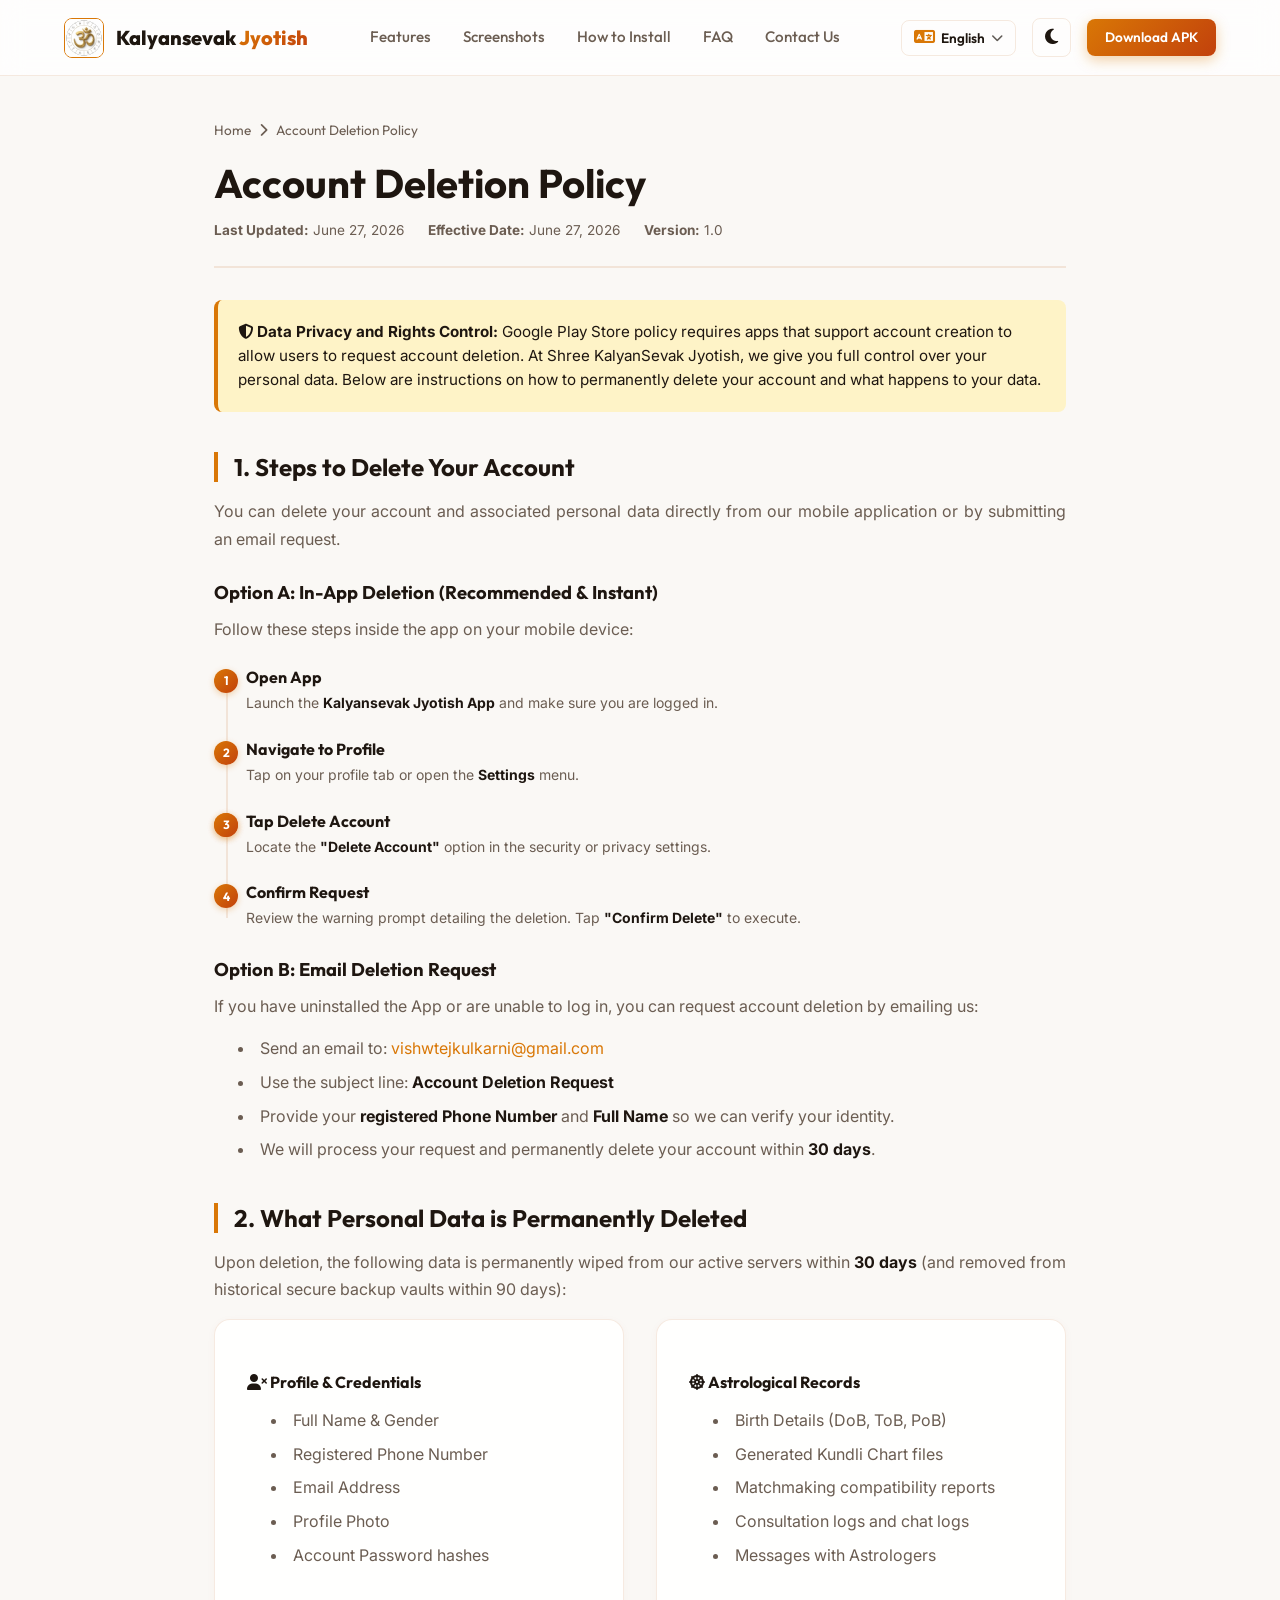
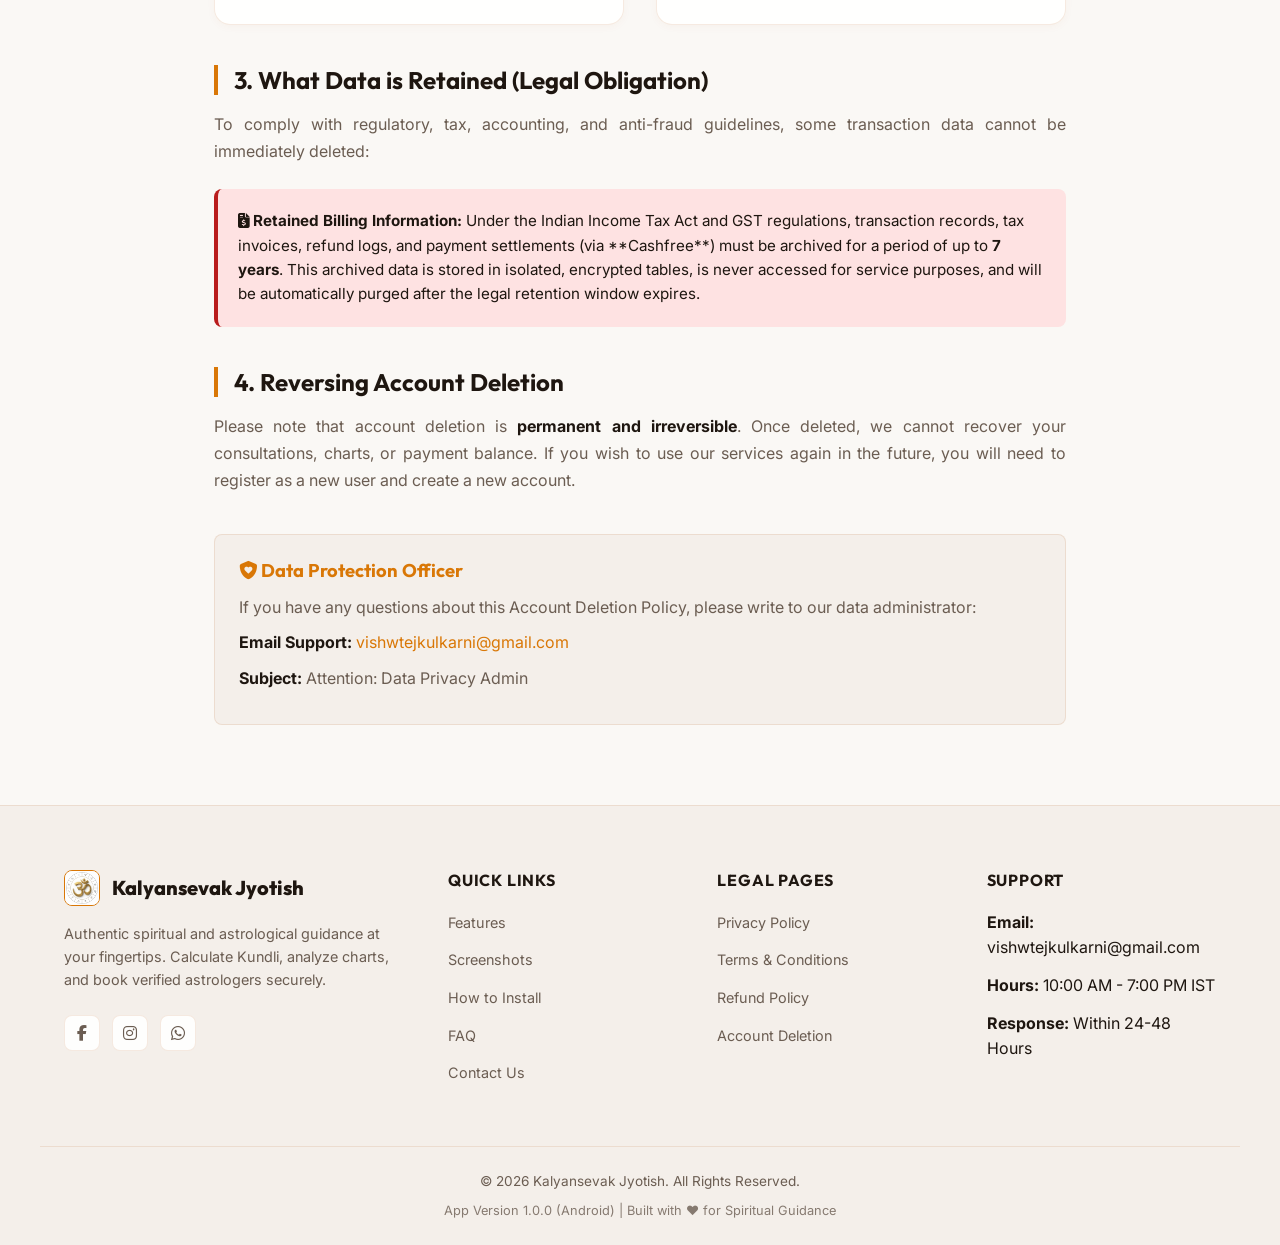
<file: account-deletion.html>
<!DOCTYPE html>
<html lang="en" data-theme="light">
<head>
    <meta charset="UTF-8">
    <meta name="viewport" content="width=device-width, initial-scale=1.0">
    <title>Account Deletion Policy - Kalyansevak Jyotish</title>
    <!-- Google Fonts -->
    <link rel="preconnect" href="https://fonts.googleapis.com">
    <link rel="preconnect" href="https://fonts.gstatic.com" crossorigin>
    <link href="https://fonts.googleapis.com/css2?family=Inter:wght@300;400;500;600;700&family=Outfit:wght@400;500;600;700;800&display=swap" rel="stylesheet">
    <!-- FontAwesome for Icons -->
    <link rel="stylesheet" href="https://cdnjs.cloudflare.com/ajax/libs/font-awesome/6.4.0/css/all.min.css">
    <!-- Custom Style -->
    <link rel="stylesheet" href="./css/style.css">
</head>
<body class="legal-page">
    <!-- Navigation Bar -->
    <nav class="navbar">
        <div class="navbar-container">
            <a href="index.html" class="nav-logo">
                <img src="./assets/app_icon.png" alt="Kalyansevak Jyotish Logo" class="nav-logo-img">
                <span class="nav-brand">Kalyansevak <span class="accent-text">Jyotish</span></span>
            </a>
            <div class="nav-menu" id="navMenu">
                <a href="index.html#features" class="nav-link" data-i18n="nav-features">Features</a>
                <a href="index.html#screenshots" class="nav-link" data-i18n="nav-screenshots">Screenshots</a>
                <a href="index.html#how-it-works" class="nav-link" data-i18n="nav-install">How to Install</a>
                <a href="index.html#faq" class="nav-link" data-i18n="nav-faq">FAQ</a>
                <a href="contact-us.html" class="nav-link" data-i18n="nav-contact">Contact Us</a>
                <div class="nav-mobile-cta">
                    <a href="./app-release.apk" class="btn btn-primary btn-sm download-btn-trigger" data-i18n="nav-download">Download APK</a>
                </div>
            </div>
            <div class="nav-actions">
                <!-- Language Selector Dropdown -->
                <div class="lang-selector">
                    <button class="lang-btn" id="langBtn" aria-label="Change Language">
                        <i class="fa-solid fa-language"></i>
                        <span id="currentLang">English</span>
                        <i class="fa-solid fa-chevron-down"></i>
                    </button>
                    <div class="lang-dropdown" id="langDropdown">
                        <button class="lang-option active" data-lang="en">English</button>
                        <button class="lang-option" data-lang="hi">हिंदी</button>
                        <button class="lang-option" data-lang="mr">मराठी</button>
                    </div>
                </div>

                <button class="theme-toggle" id="themeToggle" aria-label="Toggle dark/light mode">
                    <i class="fa-solid fa-moon"></i>
                </button>
                <a href="./app-release.apk" class="btn btn-primary btn-sm desktop-only-btn download-btn-trigger" data-i18n="nav-download">Download APK</a>
                <button class="mobile-menu-toggle" id="mobileMenuToggle" aria-label="Open navigation menu">
                    <span class="bar"></span>
                    <span class="bar"></span>
                    <span class="bar"></span>
                </button>
            </div>
        </div>
    </nav>

    <main class="legal-container">
        <div class="breadcrumbs">
            <a href="index.html">Home</a> <i class="fa-solid fa-chevron-right"></i> <span>Account Deletion Policy</span>
        </div>
        
        <header class="legal-header">
            <h1>Account Deletion Policy</h1>
            <div class="meta-info">
                <span><strong>Last Updated:</strong> June 27, 2026</span>
                <span><strong>Effective Date:</strong> June 27, 2026</span>
                <span><strong>Version:</strong> 1.0</span>
            </div>
        </header>

        <div class="highlight-box">
            <strong><i class="fa-solid fa-shield-halved"></i> Data Privacy and Rights Control:</strong> 
            Google Play Store policy requires apps that support account creation to allow users to request account deletion. At Shree KalyanSevak Jyotish, we give you full control over your personal data. Below are instructions on how to permanently delete your account and what happens to your data.
        </div>

        <section class="legal-content">
            <h2>1. Steps to Delete Your Account</h2>
            <p>You can delete your account and associated personal data directly from our mobile application or by submitting an email request.</p>

            <h3>Option A: In-App Deletion (Recommended & Instant)</h3>
            <p>Follow these steps inside the app on your mobile device:</p>
            <div class="stepper-vertical">
                <div class="step-item">
                    <div class="step-icon">1</div>
                    <div class="step-info">
                        <h4>Open App</h4>
                        <p>Launch the <strong>Kalyansevak Jyotish App</strong> and make sure you are logged in.</p>
                    </div>
                </div>
                <div class="step-item">
                    <div class="step-icon">2</div>
                    <div class="step-info">
                        <h4>Navigate to Profile</h4>
                        <p>Tap on your profile tab or open the <strong>Settings</strong> menu.</p>
                    </div>
                </div>
                <div class="step-item">
                    <div class="step-icon">3</div>
                    <div class="step-icon">3</div>
                    <div class="step-info">
                        <h4>Tap Delete Account</h4>
                        <p>Locate the <strong>"Delete Account"</strong> option in the security or privacy settings.</p>
                    </div>
                </div>
                <div class="step-item">
                    <div class="step-icon">4</div>
                    <div class="step-info">
                        <h4>Confirm Request</h4>
                        <p>Review the warning prompt detailing the deletion. Tap <strong>"Confirm Delete"</strong> to execute.</p>
                    </div>
                </div>
            </div>

            <h3>Option B: Email Deletion Request</h3>
            <p>If you have uninstalled the App or are unable to log in, you can request account deletion by emailing us:</p>
            <ul>
                <li>Send an email to: <a href="mailto:vishwtejkulkarni@gmail.com">vishwtejkulkarni@gmail.com</a></li>
                <li>Use the subject line: <strong>Account Deletion Request</strong></li>
                <li>Provide your <strong>registered Phone Number</strong> and <strong>Full Name</strong> so we can verify your identity.</li>
                <li>We will process your request and permanently delete your account within <strong>30 days</strong>.</li>
            </ul>

            <h2>2. What Personal Data is Permanently Deleted</h2>
            <p>Upon deletion, the following data is permanently wiped from our active servers within <strong>30 days</strong> (and removed from historical secure backup vaults within 90 days):</p>
            
            <div class="grid grid-2">
                <div class="card p-4">
                    <h4 class="text-primary mb-2"><i class="fa-solid fa-user-xmark"></i> Profile & Credentials</h4>
                    <ul>
                        <li>Full Name & Gender</li>
                        <li>Registered Phone Number</li>
                        <li>Email Address</li>
                        <li>Profile Photo</li>
                        <li>Account Password hashes</li>
                    </ul>
                </div>
                <div class="card p-4">
                    <h4 class="text-primary mb-2"><i class="fa-solid fa-dharmachakra"></i> Astrological Records</h4>
                    <ul>
                        <li>Birth Details (DoB, ToB, PoB)</li>
                        <li>Generated Kundli Chart files</li>
                        <li>Matchmaking compatibility reports</li>
                        <li>Consultation logs and chat logs</li>
                        <li>Messages with Astrologers</li>
                    </ul>
                </div>
            </div>

            <h2>3. What Data is Retained (Legal Obligation)</h2>
            <p>To comply with regulatory, tax, accounting, and anti-fraud guidelines, some transaction data cannot be immediately deleted:</p>
            <div class="warning-box">
                <strong><i class="fa-solid fa-file-invoice-dollar"></i> Retained Billing Information:</strong>
                Under the Indian Income Tax Act and GST regulations, transaction records, tax invoices, refund logs, and payment settlements (via **Cashfree**) must be archived for a period of up to <strong>7 years</strong>. This archived data is stored in isolated, encrypted tables, is never accessed for service purposes, and will be automatically purged after the legal retention window expires.
            </div>

            <h2>4. Reversing Account Deletion</h2>
            <p>Please note that account deletion is <strong>permanent and irreversible</strong>. Once deleted, we cannot recover your consultations, charts, or payment balance. If you wish to use our services again in the future, you will need to register as a new user and create a new account.</p>

            <div class="contact-card">
                <h3><i class="fa-solid fa-shield-heart"></i> Data Protection Officer</h3>
                <p>If you have any questions about this Account Deletion Policy, please write to our data administrator:</p>
                <p><strong>Email Support:</strong> <a href="mailto:vishwtejkulkarni@gmail.com">vishwtejkulkarni@gmail.com</a></p>
                <p><strong>Subject:</strong> Attention: Data Privacy Admin</p>
            </div>
        </section>
    </main>

    <!-- Footer -->
    <footer class="footer">
        <div class="footer-container">
            <div class="footer-brand">
                <div class="logo-wrapper">
                    <img src="./assets/app_icon.png" alt="Kalyansevak Jyotish Logo" class="footer-logo">
                    <span>Kalyansevak Jyotish</span>
                </div>
                <p data-i18n="footer-desc">Authentic spiritual and astrological guidance at your fingertips. Calculate Kundli, analyze charts, and book verified astrologers securely.</p>
                <div class="social-links">
                    <a href="#" aria-label="Facebook"><i class="fa-brands fa-facebook-f"></i></a>
                    <a href="#" aria-label="Instagram"><i class="fa-brands fa-instagram"></i></a>
                    <a href="#" aria-label="WhatsApp"><i class="fa-brands fa-whatsapp"></i></a>
                </div>
            </div>
            <div class="footer-links">
                <h4 data-i18n="footer-quick-links">Quick Links</h4>
                <ul>
                    <li><a href="index.html#features" data-i18n="nav-features">Features</a></li>
                    <li><a href="index.html#screenshots" data-i18n="nav-screenshots">Screenshots</a></li>
                    <li><a href="index.html#how-it-works" data-i18n="nav-install">How to Install</a></li>
                    <li><a href="index.html#faq" data-i18n="nav-faq">FAQ</a></li>
                    <li><a href="contact-us.html" data-i18n="nav-contact">Contact Us</a></li>
                </ul>
            </div>
            <div class="footer-links">
                <h4 data-i18n="footer-legal-pages">Legal Pages</h4>
                <ul>
                    <li><a href="privacy-policy.html">Privacy Policy</a></li>
                    <li><a href="terms-conditions.html">Terms & Conditions</a></li>
                    <li><a href="refund-policy.html">Refund Policy</a></li>
                    <li><a href="account-deletion.html">Account Deletion</a></li>
                </ul>
            </div>
            <div class="footer-links">
                <h4 data-i18n="footer-support-header">Support</h4>
                <ul>
                    <li><strong>Email:</strong> vishwtejkulkarni@gmail.com</li>
                    <li data-i18n="footer-support-hours"><strong>Hours:</strong> 10:00 AM - 7:00 PM IST</li>
                    <li data-i18n="footer-support-resp"><strong>Response:</strong> Within 24-48 Hours</li>
                </ul>
            </div>
        </div>
        <div class="footer-bottom">
            <p data-i18n="footer-copyright">&copy; 2026 Kalyansevak Jyotish. All Rights Reserved.</p>
            <p class="footer-meta" data-i18n="footer-meta">App Version 1.0.0 (Android) | Built with ❤️ for Spiritual Guidance</p>
        </div>
    </footer>

    <!-- Toast Notification -->
    <div class="toast-container" id="toastContainer"></div>

    <!-- Script -->
    <script src="./js/main.js"></script>
</body>
</html>
</file>
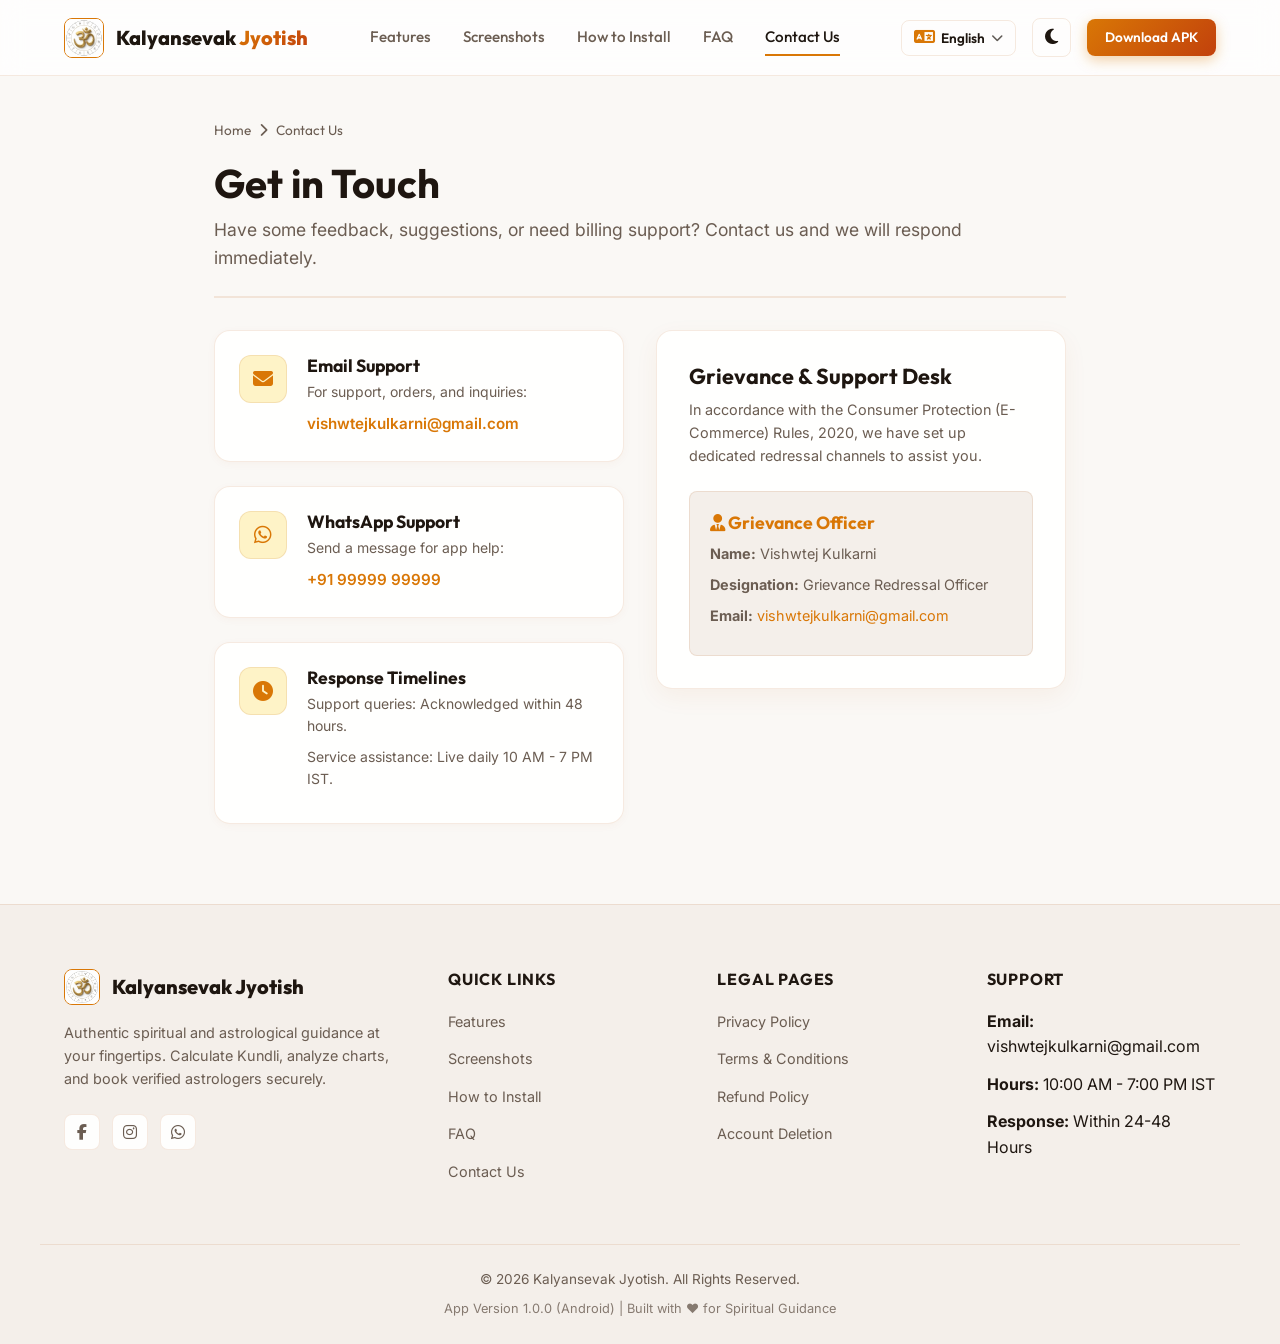
<file: contact-us.html>
<!DOCTYPE html>
<html lang="en" data-theme="light">
<head>
    <meta charset="UTF-8">
    <meta name="viewport" content="width=device-width, initial-scale=1.0">
    <title>Contact Us - Kalyansevak Jyotish</title>
    <!-- Google Fonts -->
    <link rel="preconnect" href="https://fonts.googleapis.com">
    <link rel="preconnect" href="https://fonts.gstatic.com" crossorigin>
    <link href="https://fonts.googleapis.com/css2?family=Inter:wght@300;400;500;600;700&family=Outfit:wght@400;500;600;700;800&display=swap" rel="stylesheet">
    <!-- FontAwesome for Icons -->
    <link rel="stylesheet" href="https://cdnjs.cloudflare.com/ajax/libs/font-awesome/6.4.0/css/all.min.css">
    <!-- Custom Style -->
    <link rel="stylesheet" href="./css/style.css">
</head>
<body class="legal-page">
    <!-- Navigation Bar -->
    <nav class="navbar">
        <div class="navbar-container">
            <a href="index.html" class="nav-logo">
                <img src="./assets/app_icon.png" alt="Kalyansevak Jyotish Logo" class="nav-logo-img">
                <span class="nav-brand">Kalyansevak <span class="accent-text">Jyotish</span></span>
            </a>
            <div class="nav-menu" id="navMenu">
                <a href="index.html#features" class="nav-link" data-i18n="nav-features">Features</a>
                <a href="index.html#screenshots" class="nav-link" data-i18n="nav-screenshots">Screenshots</a>
                <a href="index.html#how-it-works" class="nav-link" data-i18n="nav-install">How to Install</a>
                <a href="index.html#faq" class="nav-link" data-i18n="nav-faq">FAQ</a>
                <a href="contact-us.html" class="nav-link active" data-i18n="nav-contact">Contact Us</a>
                <div class="nav-mobile-lang">
                    <span class="mobile-lang-label"><i class="fa-solid fa-language"></i> Language / भाषा / भाषा</span>
                    <div class="mobile-lang-options">
                        <button class="lang-option active" data-lang="en">English</button>
                        <button class="lang-option" data-lang="hi">हिंदी</button>
                        <button class="lang-option" data-lang="mr">मराठी</button>
                    </div>
                </div>
                <div class="nav-mobile-cta">
                    <a href="./app-release.apk" class="btn btn-primary btn-sm download-btn-trigger" data-i18n="nav-download">Download APK</a>
                </div>
            </div>
            <div class="nav-actions">
                <!-- Language Selector Dropdown -->
                <div class="lang-selector">
                    <button class="lang-btn" id="langBtn" aria-label="Change Language">
                        <i class="fa-solid fa-language"></i>
                        <span id="currentLang">English</span>
                        <i class="fa-solid fa-chevron-down"></i>
                    </button>
                    <div class="lang-dropdown" id="langDropdown">
                        <button class="lang-option active" data-lang="en">English</button>
                        <button class="lang-option" data-lang="hi">हिंदी</button>
                        <button class="lang-option" data-lang="mr">मराठी</button>
                    </div>
                </div>

                <button class="theme-toggle" id="themeToggle" aria-label="Toggle dark/light mode">
                    <i class="fa-solid fa-moon"></i>
                </button>
                <a href="./app-release.apk" class="btn btn-primary btn-sm desktop-only-btn download-btn-trigger" data-i18n="nav-download">Download APK</a>
                <button class="mobile-menu-toggle" id="mobileMenuToggle" aria-label="Open navigation menu">
                    <span class="bar"></span>
                    <span class="bar"></span>
                    <span class="bar"></span>
                </button>
            </div>
        </div>
    </nav>

    <main class="legal-container">
        <div class="breadcrumbs">
            <a href="index.html">Home</a> <i class="fa-solid fa-chevron-right"></i> <span>Contact Us</span>
        </div>
        
        <header class="legal-header">
            <h1 data-i18n="contact-title">Contact Us</h1>
            <p class="subtitle" data-i18n="contact-desc">Have questions or need assistance? Reach out to our dedicated support team.</p>
        </header>

        <section class="contact-section">
            <div class="grid grid-2">
                <!-- Contact Info Cards -->
                <div class="contact-info-panel">
                    <div class="card contact-card-item">
                        <div class="icon-box">
                            <i class="fa-solid fa-envelope"></i>
                        </div>
                        <div class="info-content">
                            <h3 data-i18n="contact-email-title">Email Support</h3>
                            <p data-i18n="contact-email-sub">For general inquiries, account assistance, or payment disputes:</p>
                            <a href="mailto:vishwtejkulkarni@gmail.com" class="contact-link">vishwtejkulkarni@gmail.com</a>
                        </div>
                    </div>

                    <div class="card contact-card-item">
                        <div class="icon-box">
                            <i class="fa-brands fa-whatsapp"></i>
                        </div>
                        <div class="info-content">
                            <h3 data-i18n="contact-wa-title">WhatsApp Support</h3>
                            <p data-i18n="contact-wa-sub">Get quick, conversational assistance for app usability:</p>
                            <a href="https://wa.me/919999999999" target="_blank" class="contact-link">+91 99999 99999</a>
                        </div>
                    </div>

                    <div class="card contact-card-item">
                        <div class="icon-box">
                            <i class="fa-solid fa-clock"></i>
                        </div>
                        <div class="info-content">
                            <h3 data-i18n="contact-time-title">Response Timelines</h3>
                            <p data-i18n="contact-time-sub1">Support queries: Acknowledged within 48 hours.</p>
                            <p data-i18n="contact-time-sub2">Service assistance: Live daily 10 AM - 7 PM IST.</p>
                        </div>
                    </div>
                </div>

                <!-- Grievance & Support Details -->
                <div class="contact-form-panel">
                    <div class="card contact-form-card">
                        <h3 data-i18n="grievance-title">Grievance & Support Desk</h3>
                        <p data-i18n="grievance-desc">In accordance with the Consumer Protection (E-Commerce) Rules, 2020, we have set up dedicated redressal channels to assist you.</p>
                        
                        <div class="contact-card" style="margin-top: 16px; padding: 20px;">
                            <h4 class="text-primary mb-2" style="color: var(--primary); font-size: 1.1rem;" data-i18n="grievance-officer-title"><i class="fa-solid fa-user-tie"></i> Grievance Officer</h4>
                            <p style="margin-bottom: 8px;" data-i18n="grievance-officer-name"><strong>Name:</strong> Vishwtej Kulkarni</p>
                            <p style="margin-bottom: 8px;" data-i18n="grievance-officer-desg"><strong>Designation:</strong> Grievance Redressal Officer</p>
                            <p style="margin-bottom: 8px;" data-i18n="grievance-officer-email"><strong>Email:</strong> <a href="mailto:vishwtejkulkarni@gmail.com">vishwtejkulkarni@gmail.com</a></p>
                        </div>
                    </div>
                </div>
            </div>
        </section>
    </main>

    <!-- Footer -->
    <footer class="footer">
        <div class="footer-container">
            <div class="footer-brand">
                <div class="logo-wrapper">
                    <img src="./assets/app_icon.png" alt="Kalyansevak Jyotish Logo" class="footer-logo">
                    <span>Kalyansevak Jyotish</span>
                </div>
                <p data-i18n="footer-desc">Authentic spiritual and astrological guidance at your fingertips. Calculate Kundli, analyze charts, and book verified astrologers securely.</p>
                <div class="social-links">
                    <a href="#" aria-label="Facebook"><i class="fa-brands fa-facebook-f"></i></a>
                    <a href="#" aria-label="Instagram"><i class="fa-brands fa-instagram"></i></a>
                    <a href="#" aria-label="WhatsApp"><i class="fa-brands fa-whatsapp"></i></a>
                </div>
            </div>
            <div class="footer-links">
                <h4 data-i18n="footer-quick-links">Quick Links</h4>
                <ul>
                    <li><a href="index.html#features" data-i18n="nav-features">Features</a></li>
                    <li><a href="index.html#screenshots" data-i18n="nav-screenshots">Screenshots</a></li>
                    <li><a href="index.html#how-it-works" data-i18n="nav-install">How to Install</a></li>
                    <li><a href="index.html#faq" data-i18n="nav-faq">FAQ</a></li>
                    <li><a href="contact-us.html" data-i18n="nav-contact">Contact Us</a></li>
                </ul>
            </div>
            <div class="footer-links">
                <h4 data-i18n="footer-legal-pages">Legal Pages</h4>
                <ul>
                    <li><a href="privacy-policy.html">Privacy Policy</a></li>
                    <li><a href="terms-conditions.html">Terms & Conditions</a></li>
                    <li><a href="refund-policy.html">Refund Policy</a></li>
                    <li><a href="account-deletion.html">Account Deletion</a></li>
                </ul>
            </div>
            <div class="footer-links">
                <h4 data-i18n="footer-support-header">Support</h4>
                <ul>
                    <li><strong>Email:</strong> vishwtejkulkarni@gmail.com</li>
                    <li data-i18n="footer-support-hours"><strong>Hours:</strong> 10:00 AM - 7:00 PM IST</li>
                    <li data-i18n="footer-support-resp"><strong>Response:</strong> Within 24-48 Hours</li>
                </ul>
            </div>
        </div>
        <div class="footer-bottom">
            <p data-i18n="footer-copyright">&copy; 2026 Kalyansevak Jyotish. All Rights Reserved.</p>
            <p class="footer-meta" data-i18n="footer-meta">App Version 1.0.0 (Android) | Built with ❤️ for Spiritual Guidance</p>
        </div>
    </footer>

    <!-- Toast Notification -->
    <div class="toast-container" id="toastContainer"></div>

    <!-- Script -->
    <script src="./js/main.js"></script>
</body>
</html>
</file>
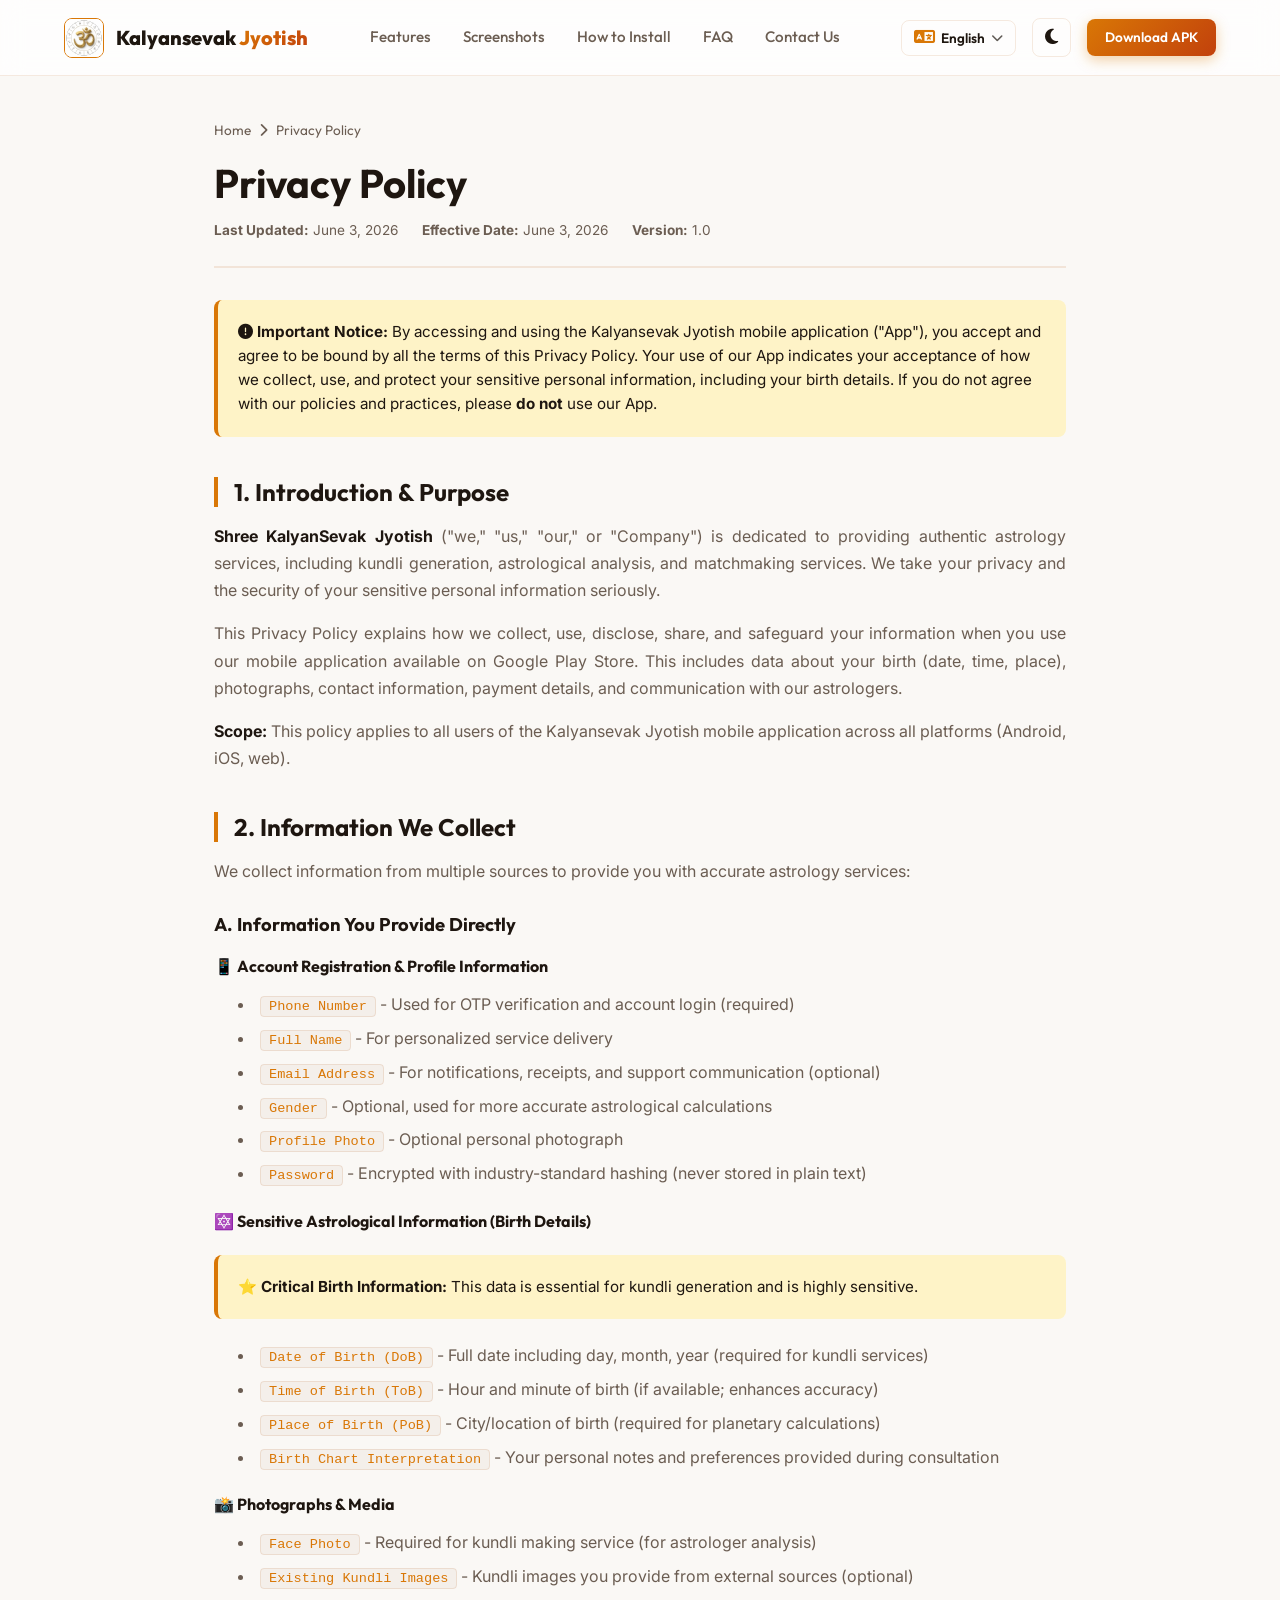
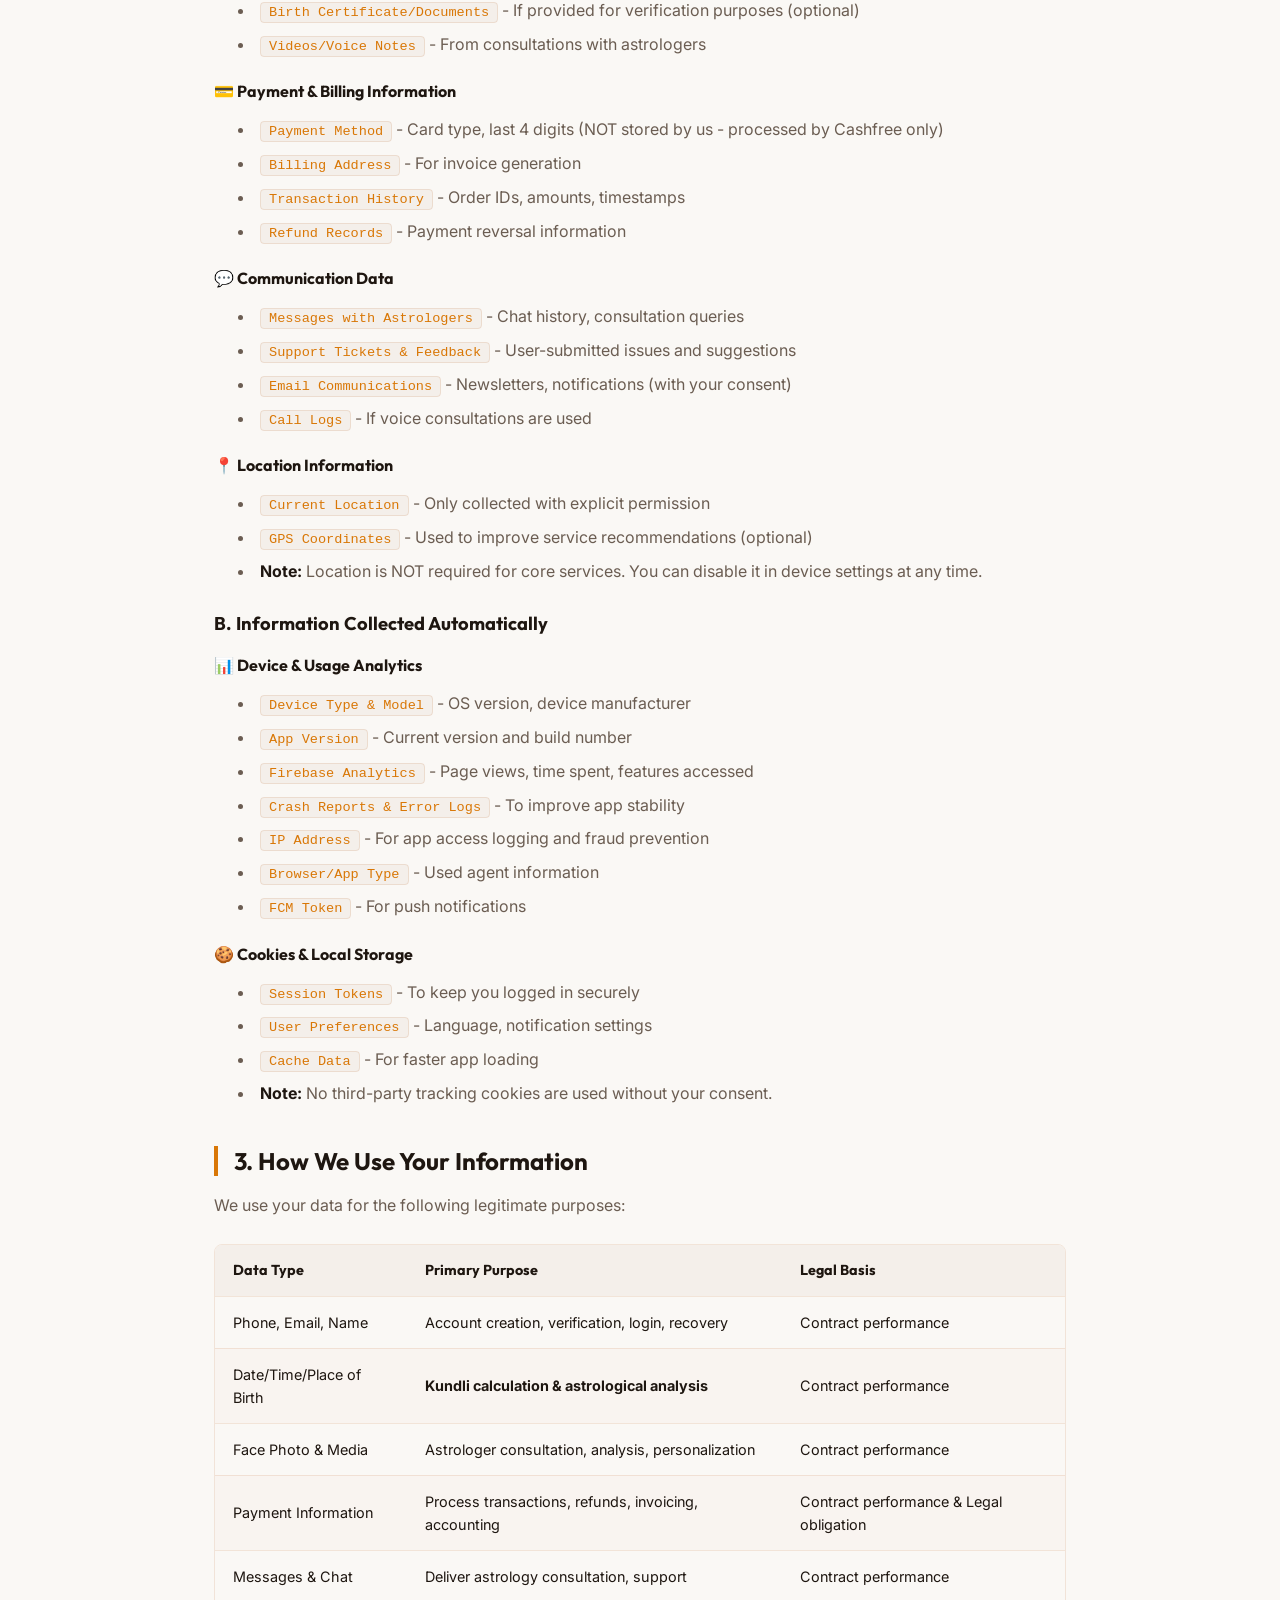
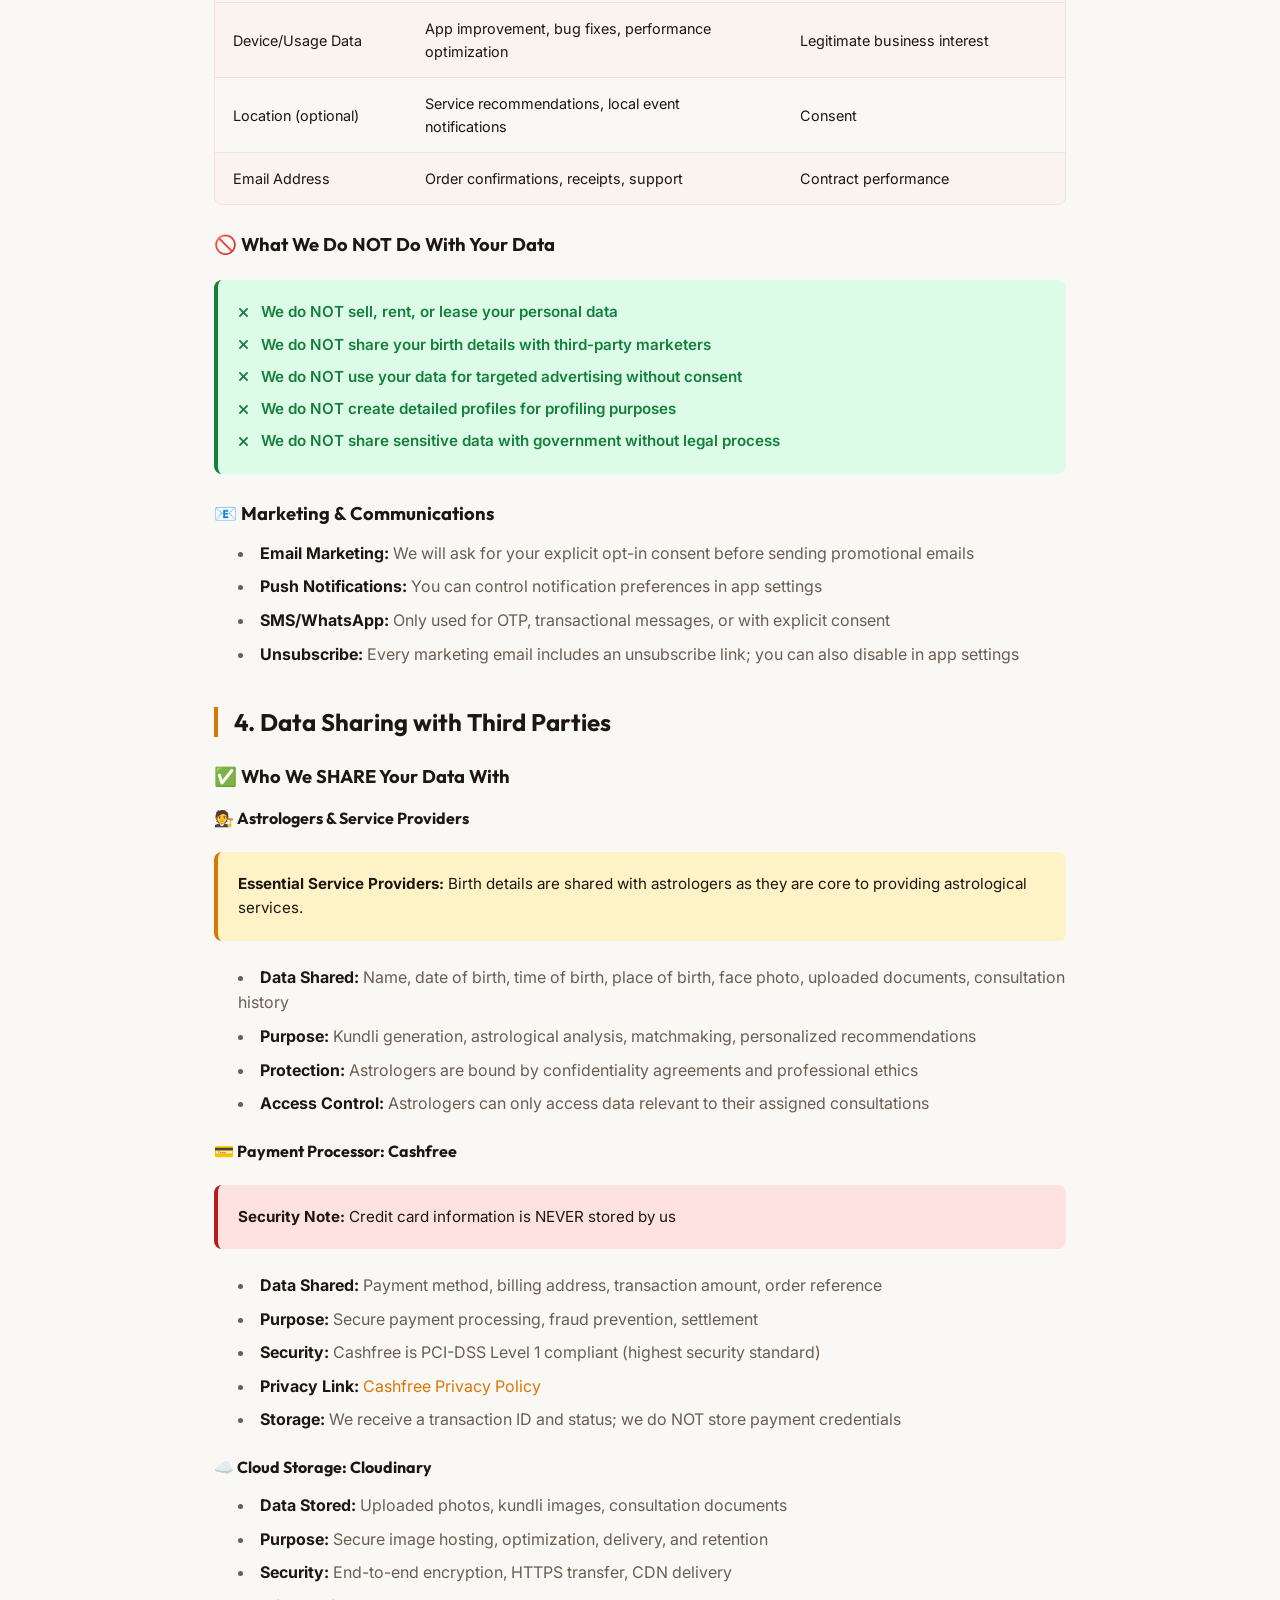
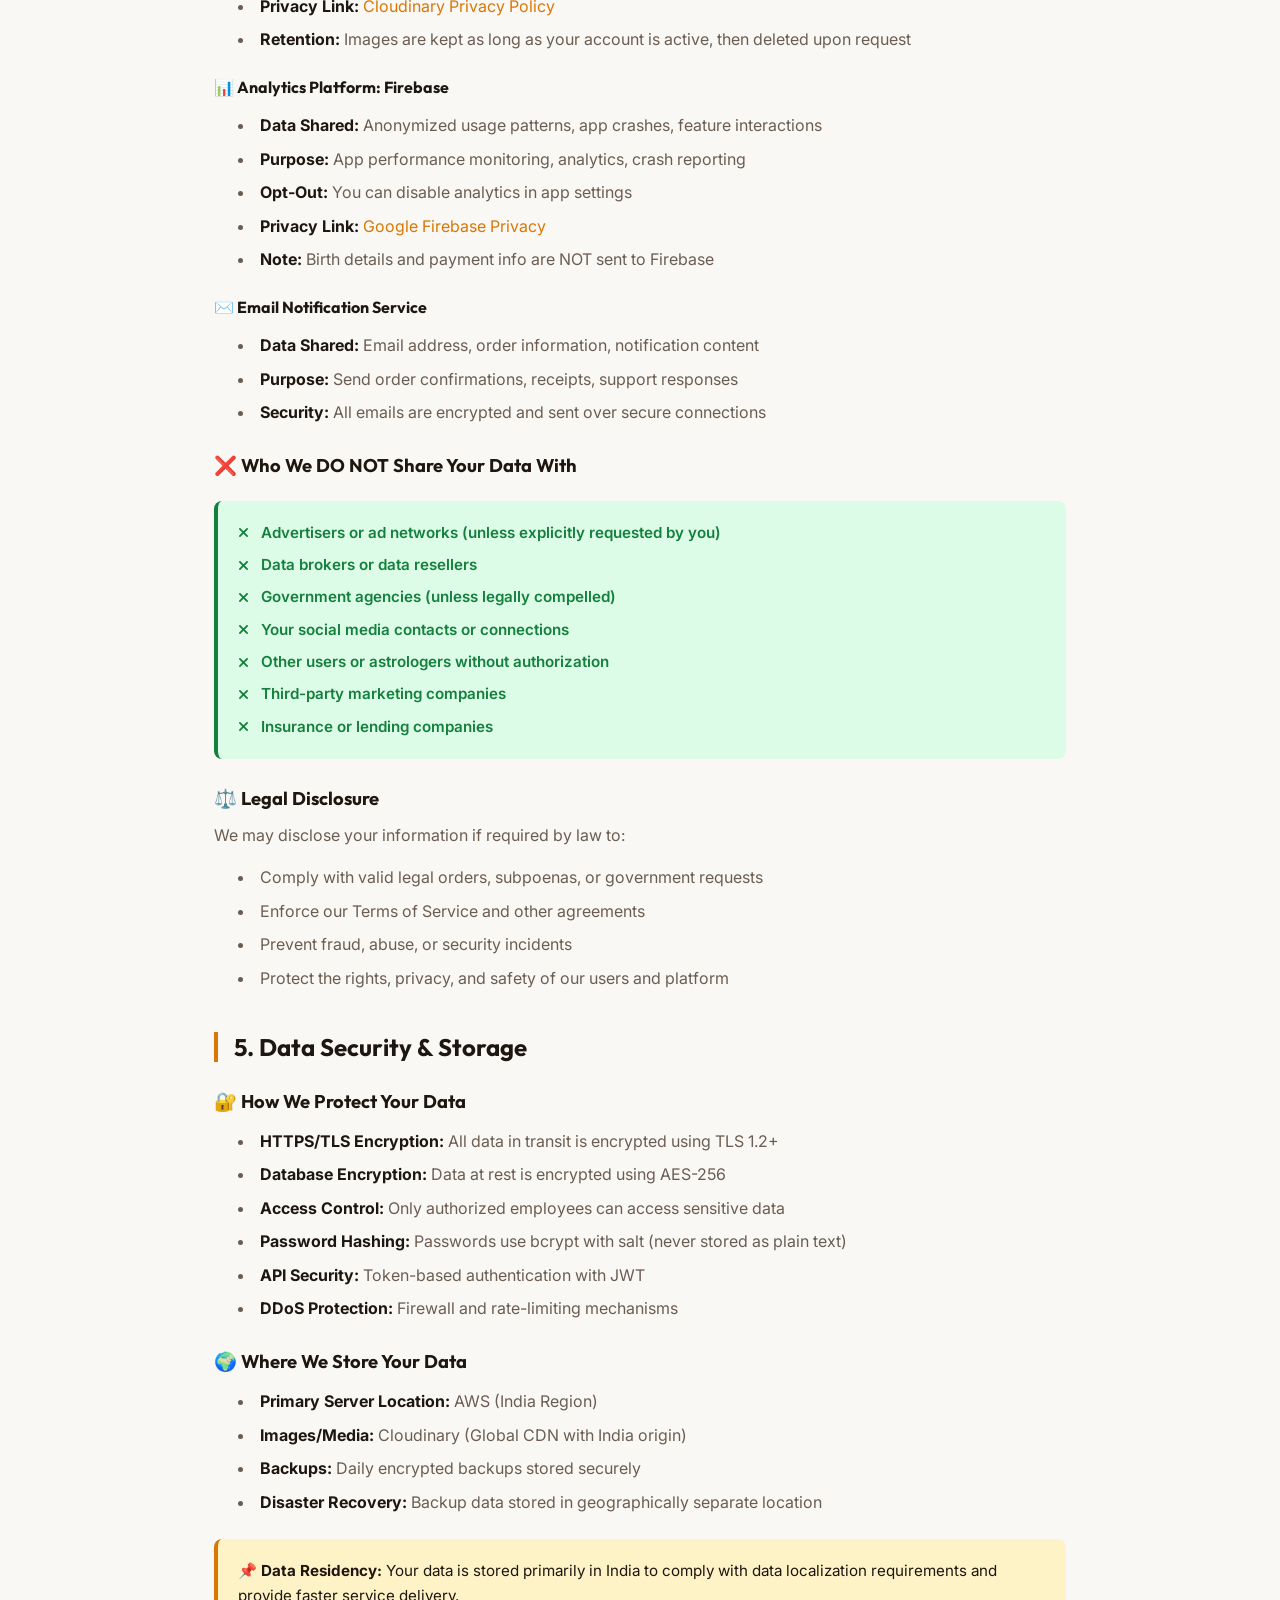
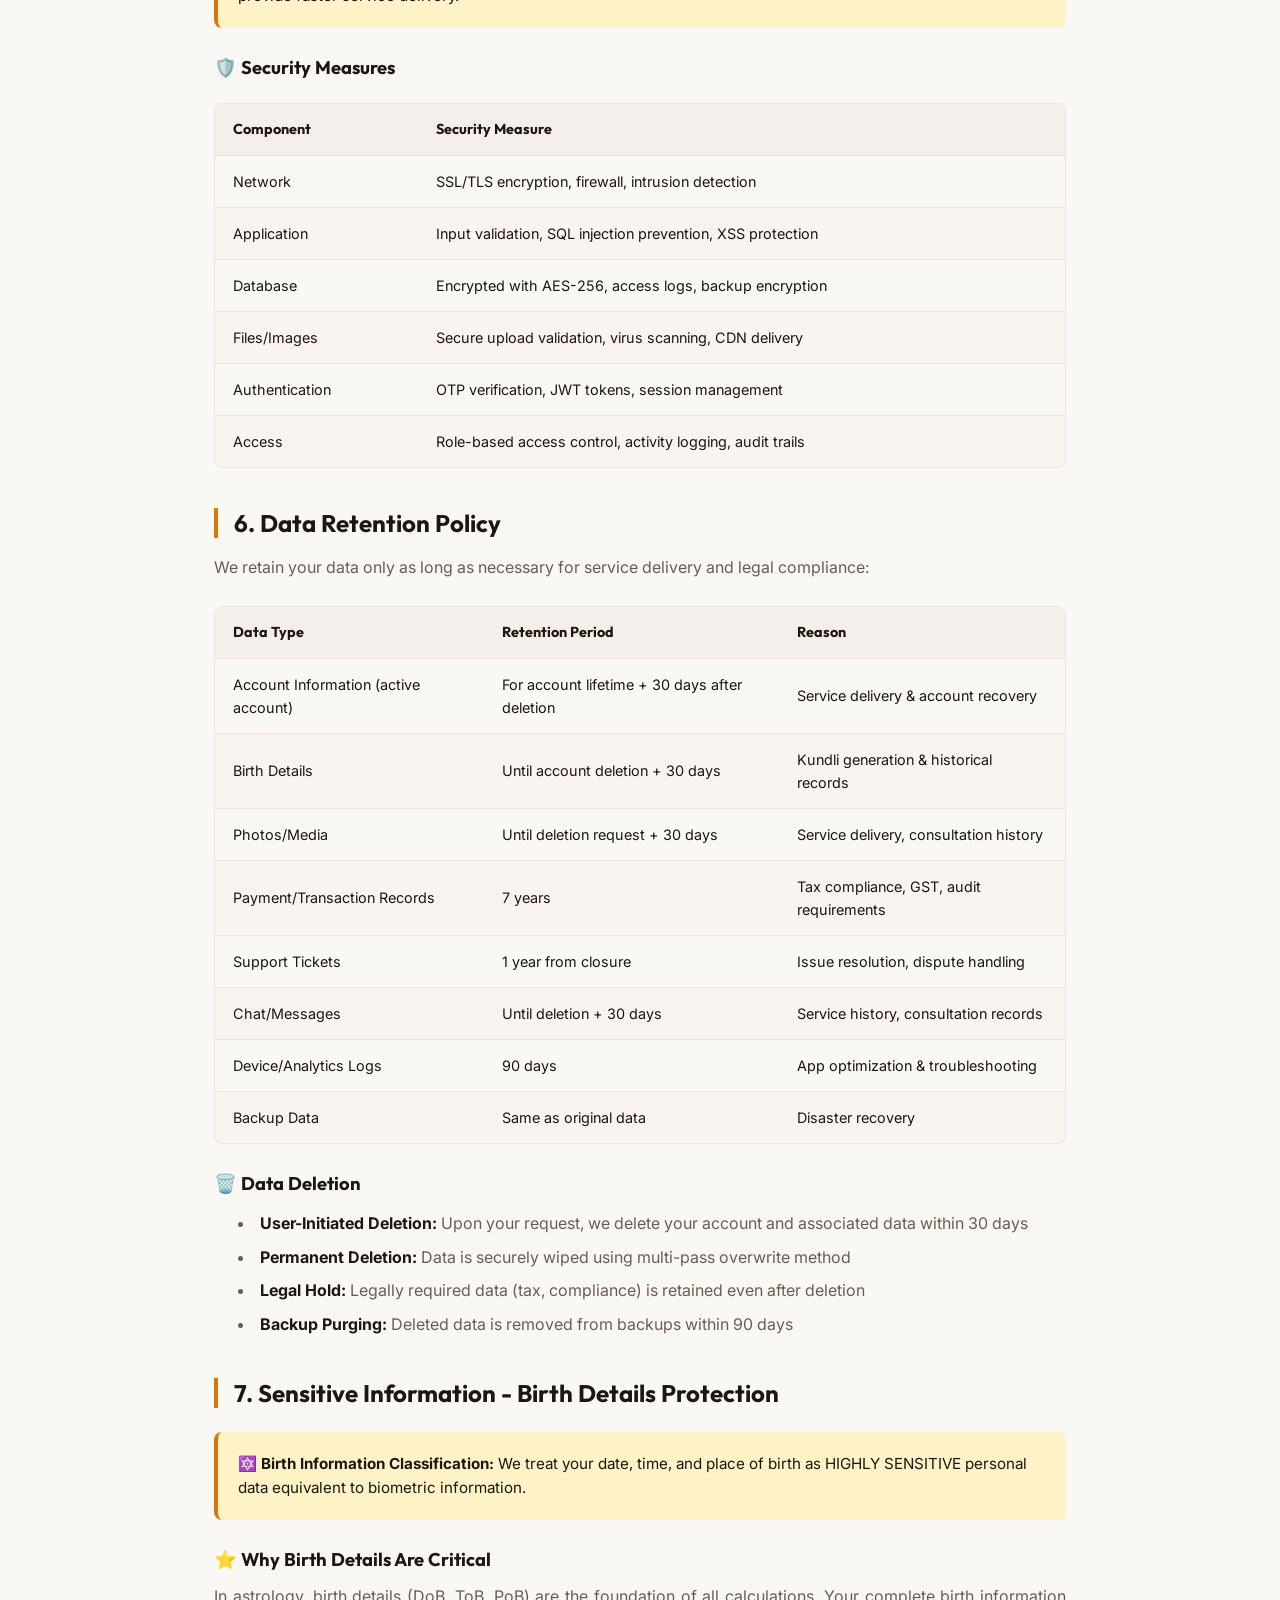
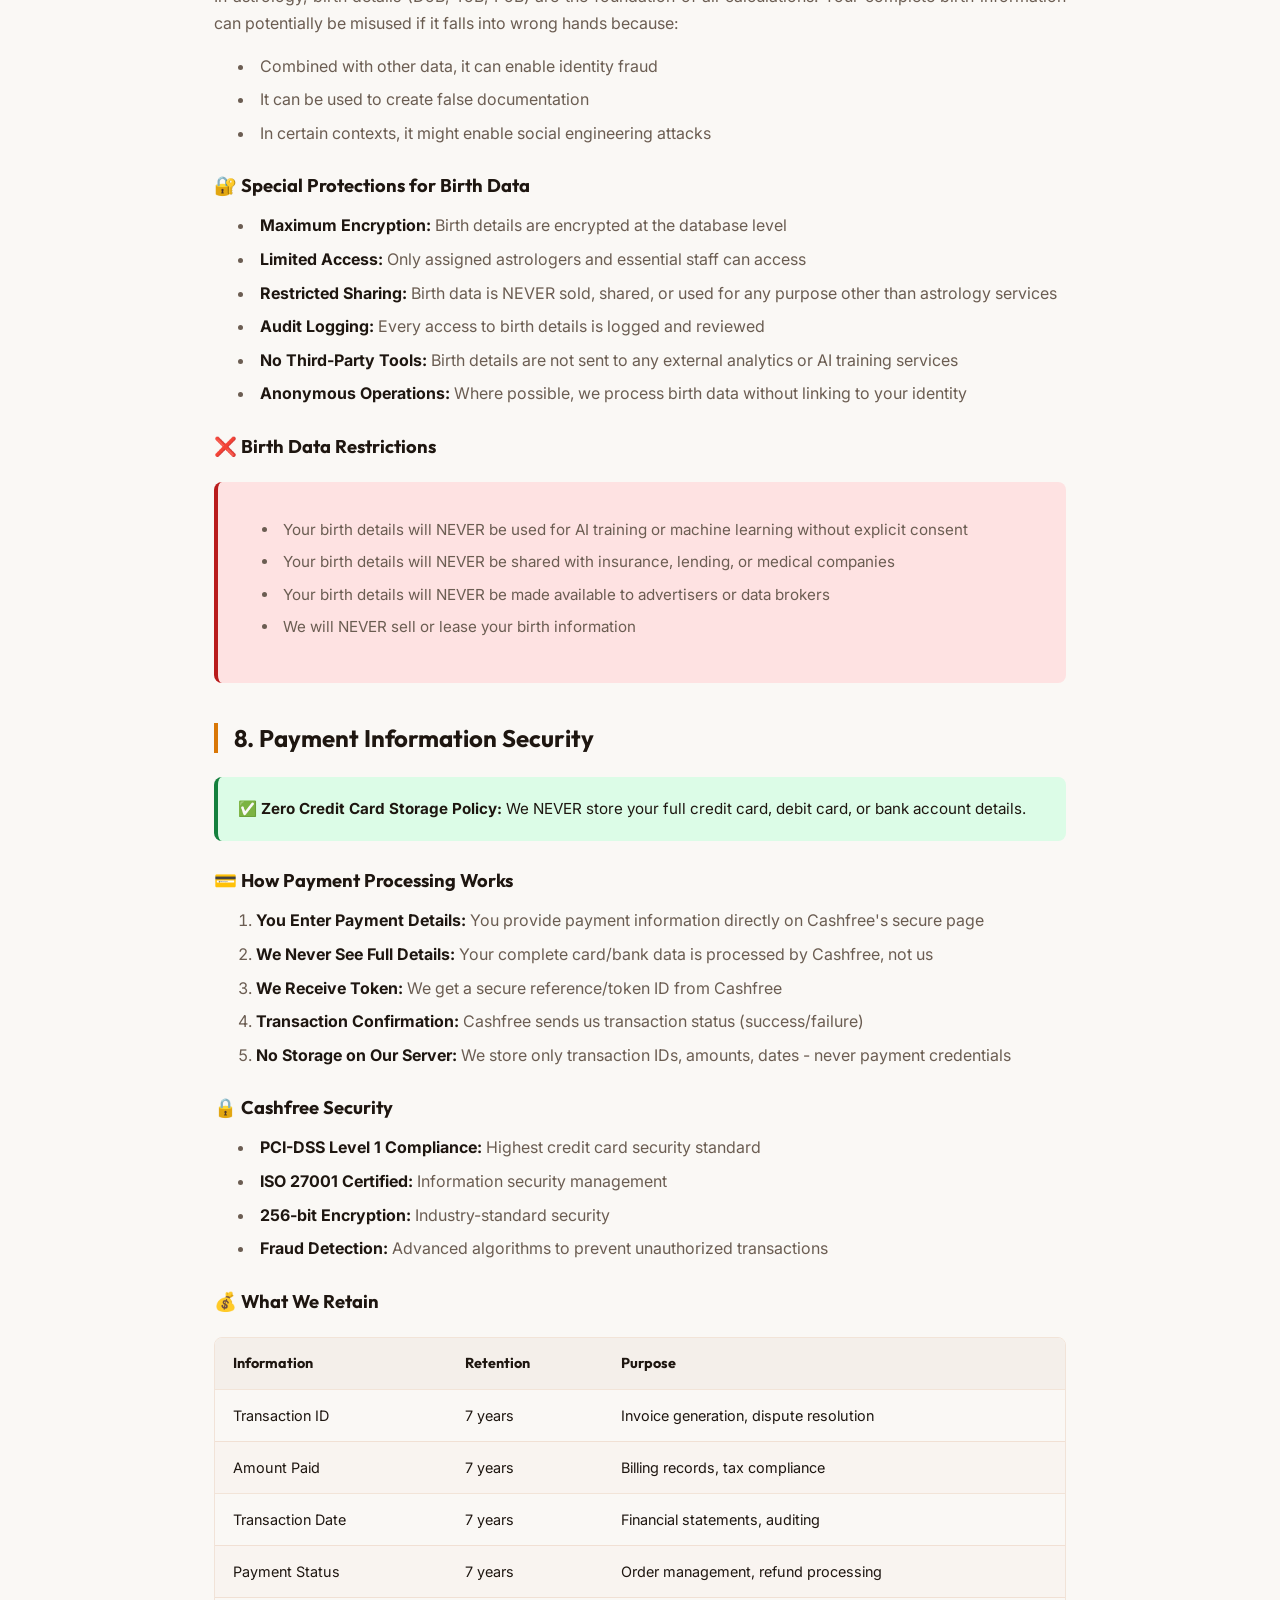
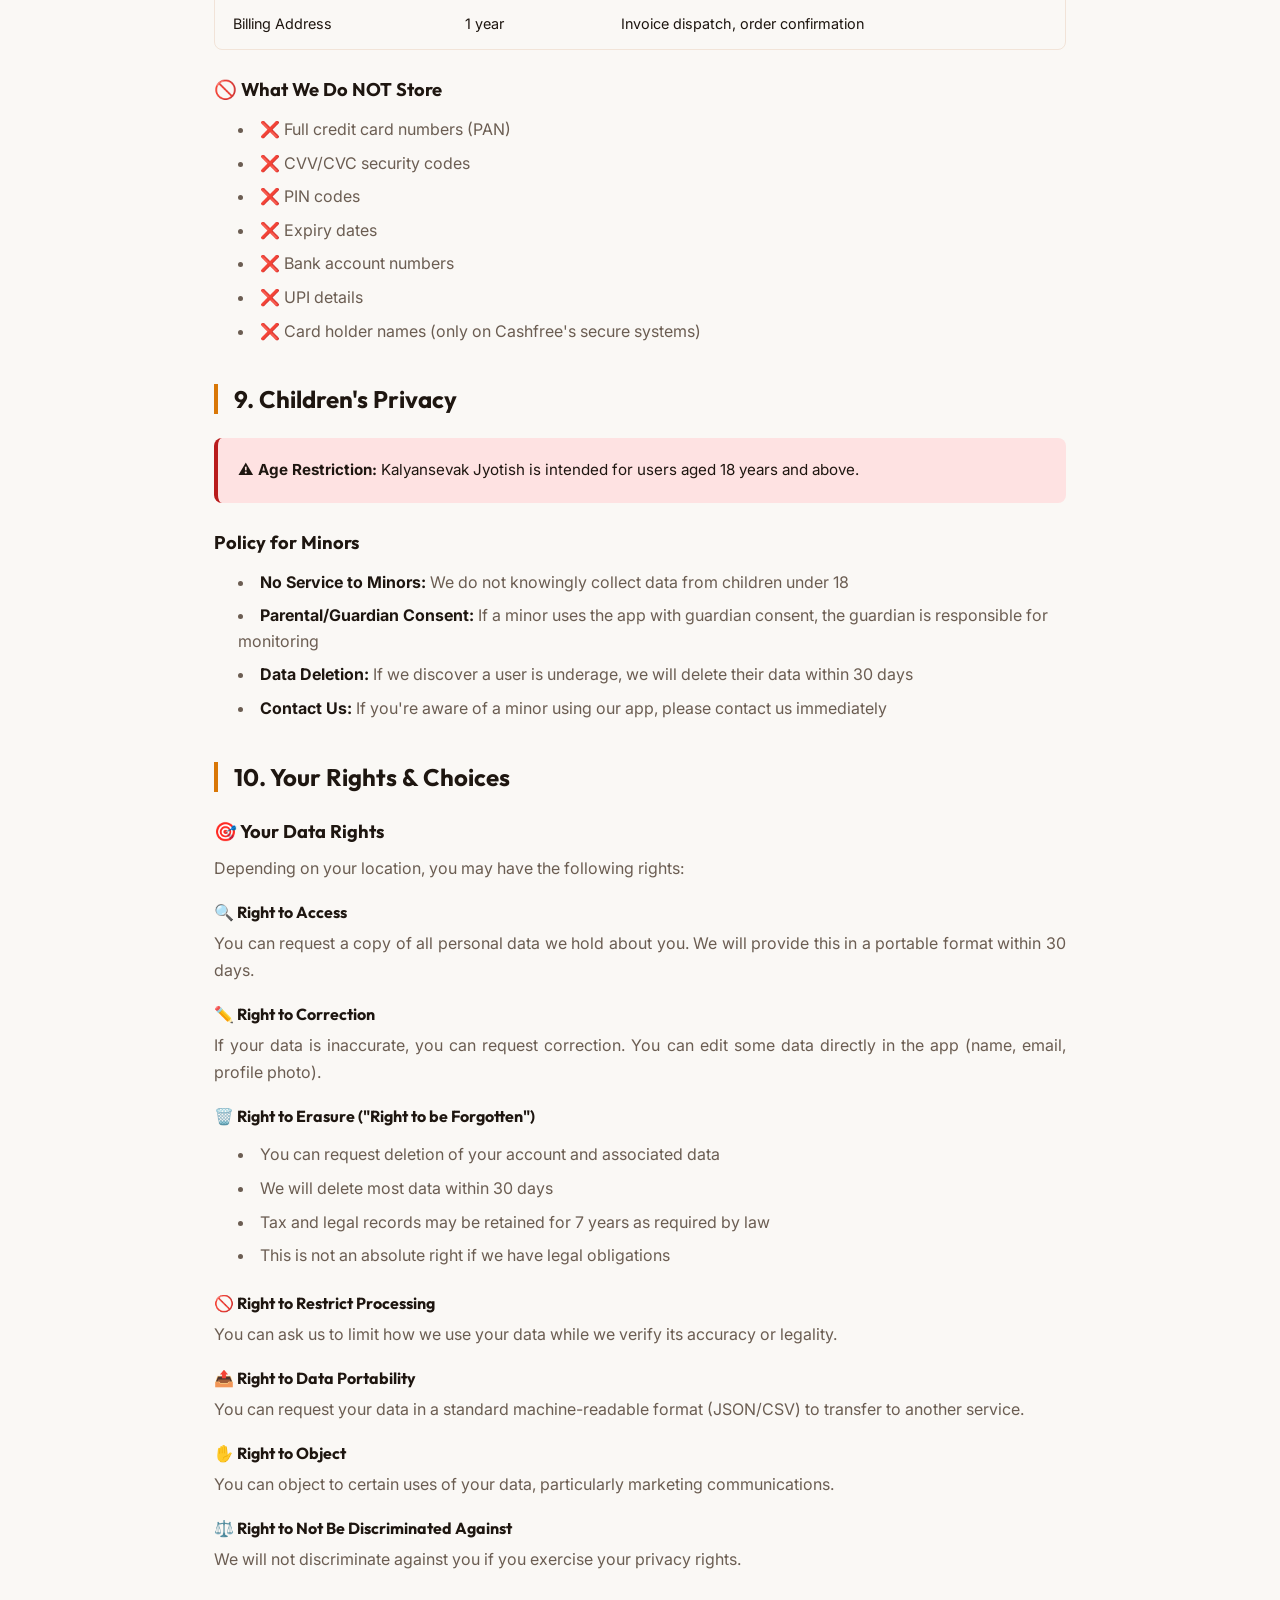
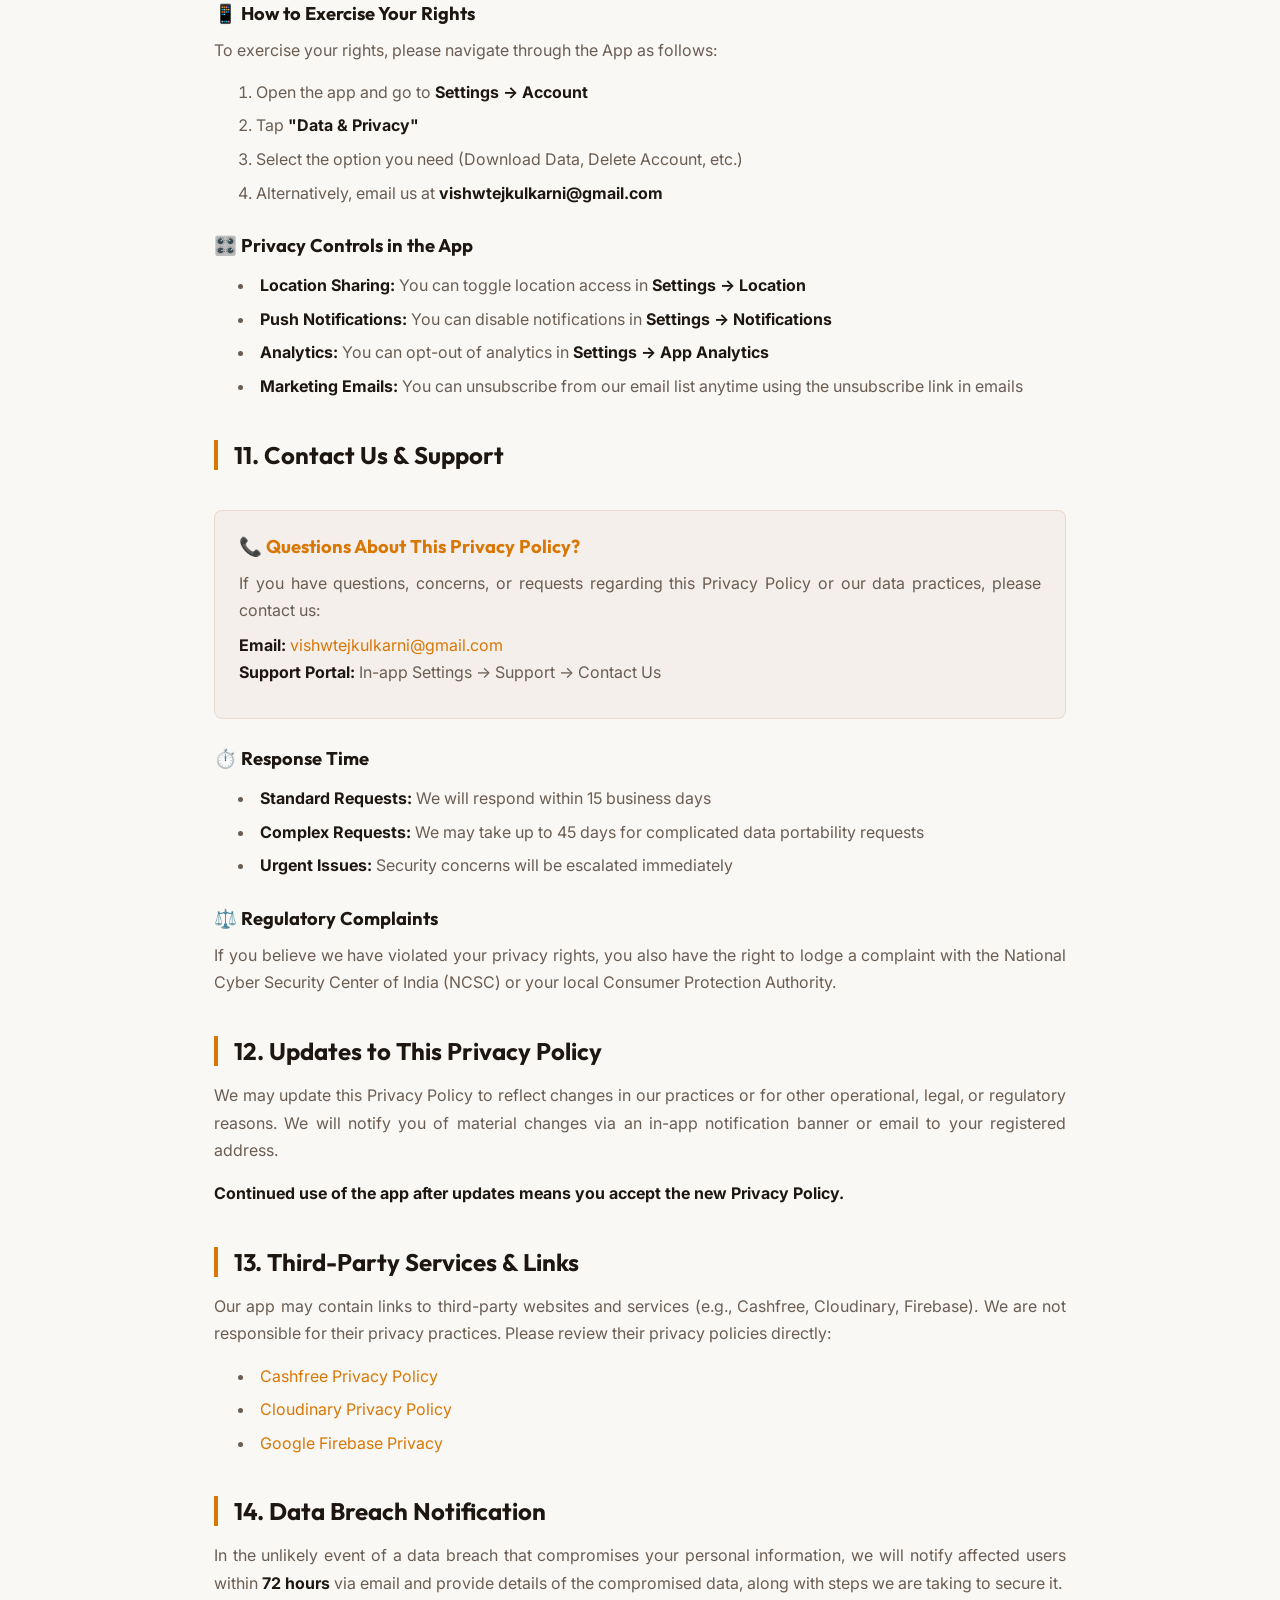
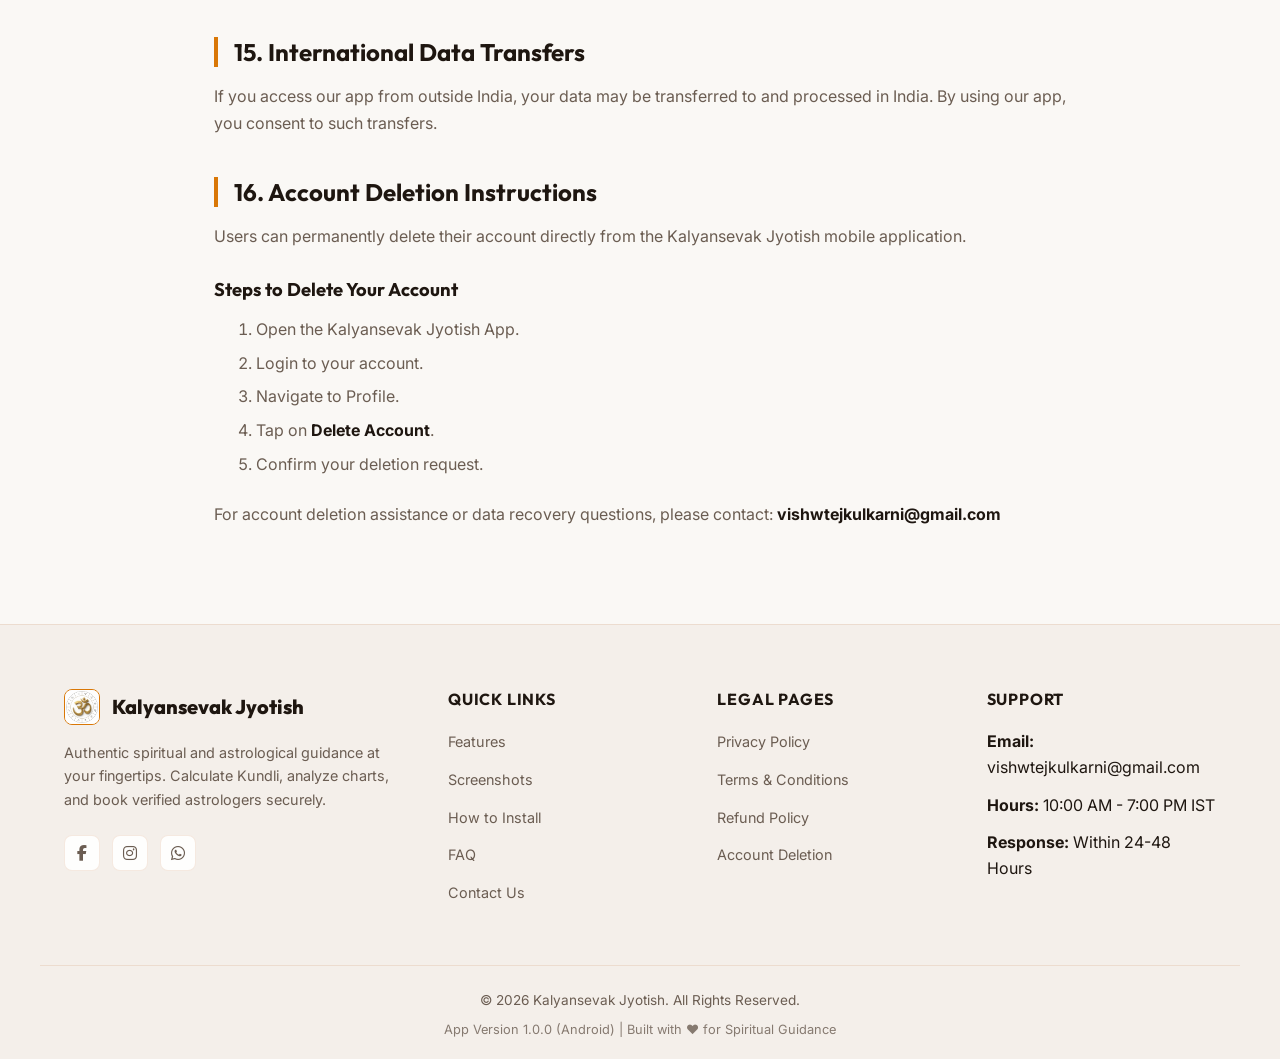
<file: privacy-policy.html>
<!DOCTYPE html>
<html lang="en" data-theme="light">
<head>
    <meta charset="UTF-8">
    <meta name="viewport" content="width=device-width, initial-scale=1.0">
    <title>Privacy Policy - Kalyansevak Jyotish</title>
    <!-- Google Fonts -->
    <link rel="preconnect" href="https://fonts.googleapis.com">
    <link rel="preconnect" href="https://fonts.gstatic.com" crossorigin>
    <link href="https://fonts.googleapis.com/css2?family=Inter:wght@300;400;500;600;700&family=Outfit:wght@400;500;600;700;800&display=swap" rel="stylesheet">
    <!-- FontAwesome for Icons -->
    <link rel="stylesheet" href="https://cdnjs.cloudflare.com/ajax/libs/font-awesome/6.4.0/css/all.min.css">
    <!-- Custom Style -->
    <link rel="stylesheet" href="./css/style.css">
</head>
<body class="legal-page">
    <!-- Navigation Bar -->
    <nav class="navbar">
        <div class="navbar-container">
            <a href="index.html" class="nav-logo">
                <img src="./assets/app_icon.png" alt="Kalyansevak Jyotish Logo" class="nav-logo-img">
                <span class="nav-brand">Kalyansevak <span class="accent-text">Jyotish</span></span>
            </a>
            <div class="nav-menu" id="navMenu">
                <a href="index.html#features" class="nav-link" data-i18n="nav-features">Features</a>
                <a href="index.html#screenshots" class="nav-link" data-i18n="nav-screenshots">Screenshots</a>
                <a href="index.html#how-it-works" class="nav-link" data-i18n="nav-install">How to Install</a>
                <a href="index.html#faq" class="nav-link" data-i18n="nav-faq">FAQ</a>
                <a href="contact-us.html" class="nav-link" data-i18n="nav-contact">Contact Us</a>
                <div class="nav-mobile-lang">
                    <span class="mobile-lang-label"><i class="fa-solid fa-language"></i> Language / भाषा / भाषा</span>
                    <div class="mobile-lang-options">
                        <button class="lang-option active" data-lang="en">English</button>
                        <button class="lang-option" data-lang="hi">हिंदी</button>
                        <button class="lang-option" data-lang="mr">मराठी</button>
                    </div>
                </div>
                <div class="nav-mobile-cta">
                    <a href="./app-release.apk" class="btn btn-primary btn-sm download-btn-trigger" data-i18n="nav-download">Download APK</a>
                </div>
            </div>
            <div class="nav-actions">
                <!-- Language Selector Dropdown -->
                <div class="lang-selector">
                    <button class="lang-btn" id="langBtn" aria-label="Change Language">
                        <i class="fa-solid fa-language"></i>
                        <span id="currentLang">English</span>
                        <i class="fa-solid fa-chevron-down"></i>
                    </button>
                    <div class="lang-dropdown" id="langDropdown">
                        <button class="lang-option active" data-lang="en">English</button>
                        <button class="lang-option" data-lang="hi">हिंदी</button>
                        <button class="lang-option" data-lang="mr">मराठी</button>
                    </div>
                </div>

                <button class="theme-toggle" id="themeToggle" aria-label="Toggle dark/light mode">
                    <i class="fa-solid fa-moon"></i>
                </button>
                <a href="./app-release.apk" class="btn btn-primary btn-sm desktop-only-btn download-btn-trigger" data-i18n="nav-download">Download APK</a>
                <button class="mobile-menu-toggle" id="mobileMenuToggle" aria-label="Open navigation menu">
                    <span class="bar"></span>
                    <span class="bar"></span>
                    <span class="bar"></span>
                </button>
            </div>
        </div>
    </nav>

    <main class="legal-container">
        <div class="breadcrumbs">
            <a href="index.html">Home</a> <i class="fa-solid fa-chevron-right"></i> <span>Privacy Policy</span>
        </div>
        
        <header class="legal-header">
            <h1>Privacy Policy</h1>
            <div class="meta-info">
                <span><strong>Last Updated:</strong> June 3, 2026</span>
                <span><strong>Effective Date:</strong> June 3, 2026</span>
                <span><strong>Version:</strong> 1.0</span>
            </div>
        </header>

        <div class="highlight-box">
            <strong><i class="fa-solid fa-circle-exclamation"></i> Important Notice:</strong> 
            By accessing and using the Kalyansevak Jyotish mobile application ("App"), you accept and agree to be bound by all the terms of this Privacy Policy. Your use of our App indicates your acceptance of how we collect, use, and protect your sensitive personal information, including your birth details. If you do not agree with our policies and practices, please <strong>do not</strong> use our App.
        </div>

        <section class="legal-content">
            <!-- Section 1 -->
            <h2>1. Introduction & Purpose</h2>
            <p>
                <strong>Shree KalyanSevak Jyotish</strong> ("we," "us," "our," or "Company") is dedicated to providing authentic astrology services, including kundli generation, astrological analysis, and matchmaking services. We take your privacy and the security of your sensitive personal information seriously.
            </p>
            <p>
                This Privacy Policy explains how we collect, use, disclose, share, and safeguard your information when you use our mobile application available on Google Play Store. This includes data about your birth (date, time, place), photographs, contact information, payment details, and communication with our astrologers.
            </p>
            <p>
                <strong>Scope:</strong> This policy applies to all users of the Kalyansevak Jyotish mobile application across all platforms (Android, iOS, web).
            </p>

            <!-- Section 2 -->
            <h2>2. Information We Collect</h2>
            <p>We collect information from multiple sources to provide you with accurate astrology services:</p>

            <h3>A. Information You Provide Directly</h3>
            
            <h4>📱 Account Registration & Profile Information</h4>
            <ul>
                <li><span class="data-type">Phone Number</span> - Used for OTP verification and account login (required)</li>
                <li><span class="data-type">Full Name</span> - For personalized service delivery</li>
                <li><span class="data-type">Email Address</span> - For notifications, receipts, and support communication (optional)</li>
                <li><span class="data-type">Gender</span> - Optional, used for more accurate astrological calculations</li>
                <li><span class="data-type">Profile Photo</span> - Optional personal photograph</li>
                <li><span class="data-type">Password</span> - Encrypted with industry-standard hashing (never stored in plain text)</li>
            </ul>

            <h4>🔯 Sensitive Astrological Information (Birth Details)</h4>
            <div class="highlight-box">
                <strong>⭐ Critical Birth Information:</strong> This data is essential for kundli generation and is highly sensitive.
            </div>
            <ul>
                <li><span class="data-type">Date of Birth (DoB)</span> - Full date including day, month, year (required for kundli services)</li>
                <li><span class="data-type">Time of Birth (ToB)</span> - Hour and minute of birth (if available; enhances accuracy)</li>
                <li><span class="data-type">Place of Birth (PoB)</span> - City/location of birth (required for planetary calculations)</li>
                <li><span class="data-type">Birth Chart Interpretation</span> - Your personal notes and preferences provided during consultation</li>
            </ul>

            <h4>📸 Photographs & Media</h4>
            <ul>
                <li><span class="data-type">Face Photo</span> - Required for kundli making service (for astrologer analysis)</li>
                <li><span class="data-type">Existing Kundli Images</span> - Kundli images you provide from external sources (optional)</li>
                <li><span class="data-type">Birth Certificate/Documents</span> - If provided for verification purposes (optional)</li>
                <li><span class="data-type">Videos/Voice Notes</span> - From consultations with astrologers</li>
            </ul>

            <h4>💳 Payment & Billing Information</h4>
            <ul>
                <li><span class="data-type">Payment Method</span> - Card type, last 4 digits (NOT stored by us - processed by Cashfree only)</li>
                <li><span class="data-type">Billing Address</span> - For invoice generation</li>
                <li><span class="data-type">Transaction History</span> - Order IDs, amounts, timestamps</li>
                <li><span class="data-type">Refund Records</span> - Payment reversal information</li>
            </ul>

            <h4>💬 Communication Data</h4>
            <ul>
                <li><span class="data-type">Messages with Astrologers</span> - Chat history, consultation queries</li>
                <li><span class="data-type">Support Tickets & Feedback</span> - User-submitted issues and suggestions</li>
                <li><span class="data-type">Email Communications</span> - Newsletters, notifications (with your consent)</li>
                <li><span class="data-type">Call Logs</span> - If voice consultations are used</li>
            </ul>

            <h4>📍 Location Information</h4>
            <ul>
                <li><span class="data-type">Current Location</span> - Only collected with explicit permission</li>
                <li><span class="data-type">GPS Coordinates</span> - Used to improve service recommendations (optional)</li>
                <li><strong>Note:</strong> Location is NOT required for core services. You can disable it in device settings at any time.</li>
            </ul>

            <h3>B. Information Collected Automatically</h3>
            
            <h4>📊 Device & Usage Analytics</h4>
            <ul>
                <li><span class="data-type">Device Type & Model</span> - OS version, device manufacturer</li>
                <li><span class="data-type">App Version</span> - Current version and build number</li>
                <li><span class="data-type">Firebase Analytics</span> - Page views, time spent, features accessed</li>
                <li><span class="data-type">Crash Reports & Error Logs</span> - To improve app stability</li>
                <li><span class="data-type">IP Address</span> - For app access logging and fraud prevention</li>
                <li><span class="data-type">Browser/App Type</span> - Used agent information</li>
                <li><span class="data-type">FCM Token</span> - For push notifications</li>
            </ul>

            <h4>🍪 Cookies & Local Storage</h4>
            <ul>
                <li><span class="data-type">Session Tokens</span> - To keep you logged in securely</li>
                <li><span class="data-type">User Preferences</span> - Language, notification settings</li>
                <li><span class="data-type">Cache Data</span> - For faster app loading</li>
                <li><strong>Note:</strong> No third-party tracking cookies are used without your consent.</li>
            </ul>

            <!-- Section 3 -->
            <h2>3. How We Use Your Information</h2>
            <p>We use your data for the following legitimate purposes:</p>

            <div class="table-responsive">
                <table>
                    <thead>
                        <tr>
                            <th>Data Type</th>
                            <th>Primary Purpose</th>
                            <th>Legal Basis</th>
                        </tr>
                    </thead>
                    <tbody>
                        <tr>
                            <td>Phone, Email, Name</td>
                            <td>Account creation, verification, login, recovery</td>
                            <td>Contract performance</td>
                        </tr>
                        <tr>
                            <td>Date/Time/Place of Birth</td>
                            <td><strong>Kundli calculation & astrological analysis</strong></td>
                            <td>Contract performance</td>
                        </tr>
                        <tr>
                            <td>Face Photo & Media</td>
                            <td>Astrologer consultation, analysis, personalization</td>
                            <td>Contract performance</td>
                        </tr>
                        <tr>
                            <td>Payment Information</td>
                            <td>Process transactions, refunds, invoicing, accounting</td>
                            <td>Contract performance & Legal obligation</td>
                        </tr>
                        <tr>
                            <td>Messages & Chat</td>
                            <td>Deliver astrology consultation, support</td>
                            <td>Contract performance</td>
                        </tr>
                        <tr>
                            <td>Device/Usage Data</td>
                            <td>App improvement, bug fixes, performance optimization</td>
                            <td>Legitimate business interest</td>
                        </tr>
                        <tr>
                            <td>Location (optional)</td>
                            <td>Service recommendations, local event notifications</td>
                            <td>Consent</td>
                        </tr>
                        <tr>
                            <td>Email Address</td>
                            <td>Order confirmations, receipts, support</td>
                            <td>Contract performance</td>
                        </tr>
                    </tbody>
                </table>
            </div>

            <h3>🚫 What We Do NOT Do With Your Data</h3>
            <div class="success-box">
                <ul>
                    <li><i class="fa-solid fa-xmark"></i> We do NOT sell, rent, or lease your personal data</li>
                    <li><i class="fa-solid fa-xmark"></i> We do NOT share your birth details with third-party marketers</li>
                    <li><i class="fa-solid fa-xmark"></i> We do NOT use your data for targeted advertising without consent</li>
                    <li><i class="fa-solid fa-xmark"></i> We do NOT create detailed profiles for profiling purposes</li>
                    <li><i class="fa-solid fa-xmark"></i> We do NOT share sensitive data with government without legal process</li>
                </ul>
            </div>

            <h3>📧 Marketing & Communications</h3>
            <ul>
                <li><strong>Email Marketing:</strong> We will ask for your explicit opt-in consent before sending promotional emails</li>
                <li><strong>Push Notifications:</strong> You can control notification preferences in app settings</li>
                <li><strong>SMS/WhatsApp:</strong> Only used for OTP, transactional messages, or with explicit consent</li>
                <li><strong>Unsubscribe:</strong> Every marketing email includes an unsubscribe link; you can also disable in app settings</li>
            </ul>

            <!-- Section 4 -->
            <h2>4. Data Sharing with Third Parties</h2>

            <h3>✅ Who We SHARE Your Data With</h3>

            <h4>🧑‍⚖️ Astrologers & Service Providers</h4>
            <div class="highlight-box">
                <strong>Essential Service Providers:</strong> Birth details are shared with astrologers as they are core to providing astrological services.
            </div>
            <ul>
                <li><strong>Data Shared:</strong> Name, date of birth, time of birth, place of birth, face photo, uploaded documents, consultation history</li>
                <li><strong>Purpose:</strong> Kundli generation, astrological analysis, matchmaking, personalized recommendations</li>
                <li><strong>Protection:</strong> Astrologers are bound by confidentiality agreements and professional ethics</li>
                <li><strong>Access Control:</strong> Astrologers can only access data relevant to their assigned consultations</li>
            </ul>

            <h4>💳 Payment Processor: Cashfree</h4>
            <div class="warning-box">
                <strong>Security Note:</strong> Credit card information is NEVER stored by us
            </div>
            <ul>
                <li><strong>Data Shared:</strong> Payment method, billing address, transaction amount, order reference</li>
                <li><strong>Purpose:</strong> Secure payment processing, fraud prevention, settlement</li>
                <li><strong>Security:</strong> Cashfree is PCI-DSS Level 1 compliant (highest security standard)</li>
                <li><strong>Privacy Link:</strong> <a href="https://www.cashfree.com/privacy" target="_blank">Cashfree Privacy Policy</a></li>
                <li><strong>Storage:</strong> We receive a transaction ID and status; we do NOT store payment credentials</li>
            </ul>

            <h4>☁️ Cloud Storage: Cloudinary</h4>
            <ul>
                <li><strong>Data Stored:</strong> Uploaded photos, kundli images, consultation documents</li>
                <li><strong>Purpose:</strong> Secure image hosting, optimization, delivery, and retention</li>
                <li><strong>Security:</strong> End-to-end encryption, HTTPS transfer, CDN delivery</li>
                <li><strong>Privacy Link:</strong> <a href="https://cloudinary.com/privacy" target="_blank">Cloudinary Privacy Policy</a></li>
                <li><strong>Retention:</strong> Images are kept as long as your account is active, then deleted upon request</li>
            </ul>

            <h4>📊 Analytics Platform: Firebase</h4>
            <ul>
                <li><strong>Data Shared:</strong> Anonymized usage patterns, app crashes, feature interactions</li>
                <li><strong>Purpose:</strong> App performance monitoring, analytics, crash reporting</li>
                <li><strong>Opt-Out:</strong> You can disable analytics in app settings</li>
                <li><strong>Privacy Link:</strong> <a href="https://firebase.google.com/support/privacy" target="_blank">Google Firebase Privacy</a></li>
                <li><strong>Note:</strong> Birth details and payment info are NOT sent to Firebase</li>
            </ul>

            <h4>✉️ Email Notification Service</h4>
            <ul>
                <li><strong>Data Shared:</strong> Email address, order information, notification content</li>
                <li><strong>Purpose:</strong> Send order confirmations, receipts, support responses</li>
                <li><strong>Security:</strong> All emails are encrypted and sent over secure connections</li>
            </ul>

            <h3>❌ Who We DO NOT Share Your Data With</h3>
            <div class="success-box">
                <ul>
                    <li><i class="fa-solid fa-xmark"></i> Advertisers or ad networks (unless explicitly requested by you)</li>
                    <li><i class="fa-solid fa-xmark"></i> Data brokers or data resellers</li>
                    <li><i class="fa-solid fa-xmark"></i> Government agencies (unless legally compelled)</li>
                    <li><i class="fa-solid fa-xmark"></i> Your social media contacts or connections</li>
                    <li><i class="fa-solid fa-xmark"></i> Other users or astrologers without authorization</li>
                    <li><i class="fa-solid fa-xmark"></i> Third-party marketing companies</li>
                    <li><i class="fa-solid fa-xmark"></i> Insurance or lending companies</li>
                </ul>
            </div>

            <h3>⚖️ Legal Disclosure</h3>
            <p>We may disclose your information if required by law to:</p>
            <ul>
                <li>Comply with valid legal orders, subpoenas, or government requests</li>
                <li>Enforce our Terms of Service and other agreements</li>
                <li>Prevent fraud, abuse, or security incidents</li>
                <li>Protect the rights, privacy, and safety of our users and platform</li>
            </ul>

            <!-- Section 5 -->
            <h2>5. Data Security & Storage</h2>

            <h3>🔐 How We Protect Your Data</h3>
            <ul>
                <li><strong>HTTPS/TLS Encryption:</strong> All data in transit is encrypted using TLS 1.2+</li>
                <li><strong>Database Encryption:</strong> Data at rest is encrypted using AES-256</li>
                <li><strong>Access Control:</strong> Only authorized employees can access sensitive data</li>
                <li><strong>Password Hashing:</strong> Passwords use bcrypt with salt (never stored as plain text)</li>
                <li><strong>API Security:</strong> Token-based authentication with JWT</li>
                <li><strong>DDoS Protection:</strong> Firewall and rate-limiting mechanisms</li>
            </ul>

            <h3>🌍 Where We Store Your Data</h3>
            <ul>
                <li><strong>Primary Server Location:</strong> AWS (India Region)</li>
                <li><strong>Images/Media:</strong> Cloudinary (Global CDN with India origin)</li>
                <li><strong>Backups:</strong> Daily encrypted backups stored securely</li>
                <li><strong>Disaster Recovery:</strong> Backup data stored in geographically separate location</li>
            </ul>

            <div class="highlight-box">
                <strong>📌 Data Residency:</strong> Your data is stored primarily in India to comply with data localization requirements and provide faster service delivery.
            </div>

            <h3>🛡️ Security Measures</h3>
            <div class="table-responsive">
                <table>
                    <thead>
                        <tr>
                            <th>Component</th>
                            <th>Security Measure</th>
                        </tr>
                    </thead>
                    <tbody>
                        <tr>
                            <td>Network</td>
                            <td>SSL/TLS encryption, firewall, intrusion detection</td>
                        </tr>
                        <tr>
                            <td>Application</td>
                            <td>Input validation, SQL injection prevention, XSS protection</td>
                        </tr>
                        <tr>
                            <td>Database</td>
                            <td>Encrypted with AES-256, access logs, backup encryption</td>
                        </tr>
                        <tr>
                            <td>Files/Images</td>
                            <td>Secure upload validation, virus scanning, CDN delivery</td>
                        </tr>
                        <tr>
                            <td>Authentication</td>
                            <td>OTP verification, JWT tokens, session management</td>
                        </tr>
                        <tr>
                            <td>Access</td>
                            <td>Role-based access control, activity logging, audit trails</td>
                        </tr>
                    </tbody>
                </table>
            </div>

            <!-- Section 6 -->
            <h2>6. Data Retention Policy</h2>
            <p>We retain your data only as long as necessary for service delivery and legal compliance:</p>

            <div class="table-responsive">
                <table>
                    <thead>
                        <tr>
                            <th>Data Type</th>
                            <th>Retention Period</th>
                            <th>Reason</th>
                        </tr>
                    </thead>
                    <tbody>
                        <tr>
                            <td>Account Information (active account)</td>
                            <td>For account lifetime + 30 days after deletion</td>
                            <td>Service delivery & account recovery</td>
                        </tr>
                        <tr>
                            <td>Birth Details</td>
                            <td>Until account deletion + 30 days</td>
                            <td>Kundli generation & historical records</td>
                        </tr>
                        <tr>
                            <td>Photos/Media</td>
                            <td>Until deletion request + 30 days</td>
                            <td>Service delivery, consultation history</td>
                        </tr>
                        <tr>
                            <td>Payment/Transaction Records</td>
                            <td>7 years</td>
                            <td>Tax compliance, GST, audit requirements</td>
                        </tr>
                        <tr>
                            <td>Support Tickets</td>
                            <td>1 year from closure</td>
                            <td>Issue resolution, dispute handling</td>
                        </tr>
                        <tr>
                            <td>Chat/Messages</td>
                            <td>Until deletion + 30 days</td>
                            <td>Service history, consultation records</td>
                        </tr>
                        <tr>
                            <td>Device/Analytics Logs</td>
                            <td>90 days</td>
                            <td>App optimization & troubleshooting</td>
                        </tr>
                        <tr>
                            <td>Backup Data</td>
                            <td>Same as original data</td>
                            <td>Disaster recovery</td>
                        </tr>
                    </tbody>
                </table>
            </div>

            <h3>🗑️ Data Deletion</h3>
            <ul>
                <li><strong>User-Initiated Deletion:</strong> Upon your request, we delete your account and associated data within 30 days</li>
                <li><strong>Permanent Deletion:</strong> Data is securely wiped using multi-pass overwrite method</li>
                <li><strong>Legal Hold:</strong> Legally required data (tax, compliance) is retained even after deletion</li>
                <li><strong>Backup Purging:</strong> Deleted data is removed from backups within 90 days</li>
            </ul>

            <!-- Section 7 -->
            <h2>7. Sensitive Information - Birth Details Protection</h2>

            <div class="highlight-box">
                <strong>🔯 Birth Information Classification:</strong> We treat your date, time, and place of birth as HIGHLY SENSITIVE personal data equivalent to biometric information.
            </div>

            <h3>⭐ Why Birth Details Are Critical</h3>
            <p>
                In astrology, birth details (DoB, ToB, PoB) are the foundation of all calculations. Your complete birth information can potentially be misused if it falls into wrong hands because:
            </p>
            <ul>
                <li>Combined with other data, it can enable identity fraud</li>
                <li>It can be used to create false documentation</li>
                <li>In certain contexts, it might enable social engineering attacks</li>
            </ul>

            <h3>🔐 Special Protections for Birth Data</h3>
            <ul>
                <li><strong>Maximum Encryption:</strong> Birth details are encrypted at the database level</li>
                <li><strong>Limited Access:</strong> Only assigned astrologers and essential staff can access</li>
                <li><strong>Restricted Sharing:</strong> Birth data is NEVER sold, shared, or used for any purpose other than astrology services</li>
                <li><strong>Audit Logging:</strong> Every access to birth details is logged and reviewed</li>
                <li><strong>No Third-Party Tools:</strong> Birth details are not sent to any external analytics or AI training services</li>
                <li><strong>Anonymous Operations:</strong> Where possible, we process birth data without linking to your identity</li>
            </ul>

            <h3>❌ Birth Data Restrictions</h3>
            <div class="warning-box">
                <ul>
                    <li>Your birth details will NEVER be used for AI training or machine learning without explicit consent</li>
                    <li>Your birth details will NEVER be shared with insurance, lending, or medical companies</li>
                    <li>Your birth details will NEVER be made available to advertisers or data brokers</li>
                    <li>We will NEVER sell or lease your birth information</li>
                </ul>
            </div>

            <!-- Section 8 -->
            <h2>8. Payment Information Security</h2>

            <div class="success-box">
                <strong>✅ Zero Credit Card Storage Policy:</strong> We NEVER store your full credit card, debit card, or bank account details.
            </div>

            <h3>💳 How Payment Processing Works</h3>
            <ol>
                <li><strong>You Enter Payment Details:</strong> You provide payment information directly on Cashfree's secure page</li>
                <li><strong>We Never See Full Details:</strong> Your complete card/bank data is processed by Cashfree, not us</li>
                <li><strong>We Receive Token:</strong> We get a secure reference/token ID from Cashfree</li>
                <li><strong>Transaction Confirmation:</strong> Cashfree sends us transaction status (success/failure)</li>
                <li><strong>No Storage on Our Server:</strong> We store only transaction IDs, amounts, dates - never payment credentials</li>
            </ol>

            <h3>🔒 Cashfree Security</h3>
            <ul>
                <li><strong>PCI-DSS Level 1 Compliance:</strong> Highest credit card security standard</li>
                <li><strong>ISO 27001 Certified:</strong> Information security management</li>
                <li><strong>256-bit Encryption:</strong> Industry-standard security</li>
                <li><strong>Fraud Detection:</strong> Advanced algorithms to prevent unauthorized transactions</li>
            </ul>

            <h3>💰 What We Retain</h3>
            <div class="table-responsive">
                <table>
                    <thead>
                        <tr>
                            <th>Information</th>
                            <th>Retention</th>
                            <th>Purpose</th>
                        </tr>
                    </thead>
                    <tbody>
                        <tr>
                            <td>Transaction ID</td>
                            <td>7 years</td>
                            <td>Invoice generation, dispute resolution</td>
                        </tr>
                        <tr>
                            <td>Amount Paid</td>
                            <td>7 years</td>
                            <td>Billing records, tax compliance</td>
                        </tr>
                        <tr>
                            <td>Transaction Date</td>
                            <td>7 years</td>
                            <td>Financial statements, auditing</td>
                        </tr>
                        <tr>
                            <td>Payment Status</td>
                            <td>7 years</td>
                            <td>Order management, refund processing</td>
                        </tr>
                        <tr>
                            <td>Billing Address</td>
                            <td>1 year</td>
                            <td>Invoice dispatch, order confirmation</td>
                        </tr>
                    </tbody>
                </table>
            </div>

            <h3>🚫 What We Do NOT Store</h3>
            <ul>
                <li>❌ Full credit card numbers (PAN)</li>
                <li>❌ CVV/CVC security codes</li>
                <li>❌ PIN codes</li>
                <li>❌ Expiry dates</li>
                <li>❌ Bank account numbers</li>
                <li>❌ UPI details</li>
                <li>❌ Card holder names (only on Cashfree's secure systems)</li>
            </ul>

            <!-- Section 9 -->
            <h2>9. Children's Privacy</h2>
            <div class="warning-box">
                <strong>⚠️ Age Restriction:</strong> Kalyansevak Jyotish is intended for users aged 18 years and above.
            </div>
            <h3>Policy for Minors</h3>
            <ul>
                <li><strong>No Service to Minors:</strong> We do not knowingly collect data from children under 18</li>
                <li><strong>Parental/Guardian Consent:</strong> If a minor uses the app with guardian consent, the guardian is responsible for monitoring</li>
                <li><strong>Data Deletion:</strong> If we discover a user is underage, we will delete their data within 30 days</li>
                <li><strong>Contact Us:</strong> If you're aware of a minor using our app, please contact us immediately</li>
            </ul>

            <!-- Section 10 -->
            <h2>10. Your Rights & Choices</h2>
            <h3>🎯 Your Data Rights</h3>
            <p>Depending on your location, you may have the following rights:</p>

            <h4>🔍 Right to Access</h4>
            <p>You can request a copy of all personal data we hold about you. We will provide this in a portable format within 30 days.</p>

            <h4>✏️ Right to Correction</h4>
            <p>If your data is inaccurate, you can request correction. You can edit some data directly in the app (name, email, profile photo).</p>

            <h4>🗑️ Right to Erasure ("Right to be Forgotten")</h4>
            <ul>
                <li>You can request deletion of your account and associated data</li>
                <li>We will delete most data within 30 days</li>
                <li>Tax and legal records may be retained for 7 years as required by law</li>
                <li>This is not an absolute right if we have legal obligations</li>
            </ul>

            <h4>🚫 Right to Restrict Processing</h4>
            <p>You can ask us to limit how we use your data while we verify its accuracy or legality.</p>

            <h4>📤 Right to Data Portability</h4>
            <p>You can request your data in a standard machine-readable format (JSON/CSV) to transfer to another service.</p>

            <h4>✋ Right to Object</h4>
            <p>You can object to certain uses of your data, particularly marketing communications.</p>

            <h4>⚖️ Right to Not Be Discriminated Against</h4>
            <p>We will not discriminate against you if you exercise your privacy rights.</p>

            <h3>📱 How to Exercise Your Rights</h3>
            <p>To exercise your rights, please navigate through the App as follows:</p>
            <ol>
                <li>Open the app and go to <strong>Settings → Account</strong></li>
                <li>Tap <strong>"Data & Privacy"</strong></li>
                <li>Select the option you need (Download Data, Delete Account, etc.)</li>
                <li>Alternatively, email us at <strong>vishwtejkulkarni@gmail.com</strong></li>
            </ol>

            <h3>🎛️ Privacy Controls in the App</h3>
            <ul>
                <li><strong>Location Sharing:</strong> You can toggle location access in <strong>Settings → Location</strong></li>
                <li><strong>Push Notifications:</strong> You can disable notifications in <strong>Settings → Notifications</strong></li>
                <li><strong>Analytics:</strong> You can opt-out of analytics in <strong>Settings → App Analytics</strong></li>
                <li><strong>Marketing Emails:</strong> You can unsubscribe from our email list anytime using the unsubscribe link in emails</li>
            </ul>

            <!-- Section 11 -->
            <h2>11. Contact Us & Support</h2>
            <div class="contact-card">
                <h3>📞 Questions About This Privacy Policy?</h3>
                <p>If you have questions, concerns, or requests regarding this Privacy Policy or our data practices, please contact us:</p>
                <p>
                    <strong>Email:</strong> <a href="mailto:vishwtejkulkarni@gmail.com">vishwtejkulkarni@gmail.com</a><br>
                    <strong>Support Portal:</strong> In-app Settings → Support → Contact Us
                </p>
            </div>

            <h3>⏱️ Response Time</h3>
            <ul>
                <li><strong>Standard Requests:</strong> We will respond within 15 business days</li>
                <li><strong>Complex Requests:</strong> We may take up to 45 days for complicated data portability requests</li>
                <li><strong>Urgent Issues:</strong> Security concerns will be escalated immediately</li>
            </ul>

            <h3>⚖️ Regulatory Complaints</h3>
            <p>If you believe we have violated your privacy rights, you also have the right to lodge a complaint with the National Cyber Security Center of India (NCSC) or your local Consumer Protection Authority.</p>

            <!-- Additional Sections -->
            <h2>12. Updates to This Privacy Policy</h2>
            <p>
                We may update this Privacy Policy to reflect changes in our practices or for other operational, legal, or regulatory reasons. We will notify you of material changes via an in-app notification banner or email to your registered address.
            </p>
            <p><strong>Continued use of the app after updates means you accept the new Privacy Policy.</strong></p>

            <h2>13. Third-Party Services & Links</h2>
            <p>
                Our app may contain links to third-party websites and services (e.g., Cashfree, Cloudinary, Firebase). We are not responsible for their privacy practices. Please review their privacy policies directly:
            </p>
            <ul>
                <li><a href="https://www.cashfree.com/privacy" target="_blank">Cashfree Privacy Policy</a></li>
                <li><a href="https://cloudinary.com/privacy" target="_blank">Cloudinary Privacy Policy</a></li>
                <li><a href="https://firebase.google.com/support/privacy" target="_blank">Google Firebase Privacy</a></li>
            </ul>

            <h2>14. Data Breach Notification</h2>
            <p>
                In the unlikely event of a data breach that compromises your personal information, we will notify affected users within <strong>72 hours</strong> via email and provide details of the compromised data, along with steps we are taking to secure it.
            </p>

            <h2>15. International Data Transfers</h2>
            <p>
                If you access our app from outside India, your data may be transferred to and processed in India. By using our app, you consent to such transfers.
            </p>

            <h2>16. Account Deletion Instructions</h2>
            <p>
                Users can permanently delete their account directly from the Kalyansevak Jyotish mobile application.
            </p>
            <h3>Steps to Delete Your Account</h3>
            <ol>
                <li>Open the Kalyansevak Jyotish App.</li>
                <li>Login to your account.</li>
                <li>Navigate to Profile.</li>
                <li>Tap on <strong>Delete Account</strong>.</li>
                <li>Confirm your deletion request.</li>
            </ol>
            <p>
                For account deletion assistance or data recovery questions, please contact: <strong>vishwtejkulkarni@gmail.com</strong>
            </p>
        </section>
    </main>

    <!-- Footer -->
    <footer class="footer">
        <div class="footer-container">
            <div class="footer-brand">
                <div class="logo-wrapper">
                    <img src="./assets/app_icon.png" alt="Kalyansevak Jyotish Logo" class="footer-logo">
                    <span>Kalyansevak Jyotish</span>
                </div>
                <p data-i18n="footer-desc">Authentic spiritual and astrological guidance at your fingertips. Calculate Kundli, analyze charts, and book verified astrologers securely.</p>
                <div class="social-links">
                    <a href="#" aria-label="Facebook"><i class="fa-brands fa-facebook-f"></i></a>
                    <a href="#" aria-label="Instagram"><i class="fa-brands fa-instagram"></i></a>
                    <a href="#" aria-label="WhatsApp"><i class="fa-brands fa-whatsapp"></i></a>
                </div>
            </div>
            <div class="footer-links">
                <h4 data-i18n="footer-quick-links">Quick Links</h4>
                <ul>
                    <li><a href="index.html#features" data-i18n="nav-features">Features</a></li>
                    <li><a href="index.html#screenshots" data-i18n="nav-screenshots">Screenshots</a></li>
                    <li><a href="index.html#how-it-works" data-i18n="nav-install">How to Install</a></li>
                    <li><a href="index.html#faq" data-i18n="nav-faq">FAQ</a></li>
                    <li><a href="contact-us.html" data-i18n="nav-contact">Contact Us</a></li>
                </ul>
            </div>
            <div class="footer-links">
                <h4 data-i18n="footer-legal-pages">Legal Pages</h4>
                <ul>
                    <li><a href="privacy-policy.html">Privacy Policy</a></li>
                    <li><a href="terms-conditions.html">Terms & Conditions</a></li>
                    <li><a href="refund-policy.html">Refund Policy</a></li>
                    <li><a href="account-deletion.html">Account Deletion</a></li>
                </ul>
            </div>
            <div class="footer-links">
                <h4 data-i18n="footer-support-header">Support</h4>
                <ul>
                    <li><strong>Email:</strong> vishwtejkulkarni@gmail.com</li>
                    <li data-i18n="footer-support-hours"><strong>Hours:</strong> 10:00 AM - 7:00 PM IST</li>
                    <li data-i18n="footer-support-resp"><strong>Response:</strong> Within 24-48 Hours</li>
                </ul>
            </div>
        </div>
        <div class="footer-bottom">
            <p data-i18n="footer-copyright">&copy; 2026 Kalyansevak Jyotish. All Rights Reserved.</p>
            <p class="footer-meta" data-i18n="footer-meta">App Version 1.0.0 (Android) | Built with ❤️ for Spiritual Guidance</p>
        </div>
    </footer>

    <!-- Toast Notification -->
    <div class="toast-container" id="toastContainer"></div>

    <!-- Script -->
    <script src="./js/main.js"></script>
</body>
</html>
</file>
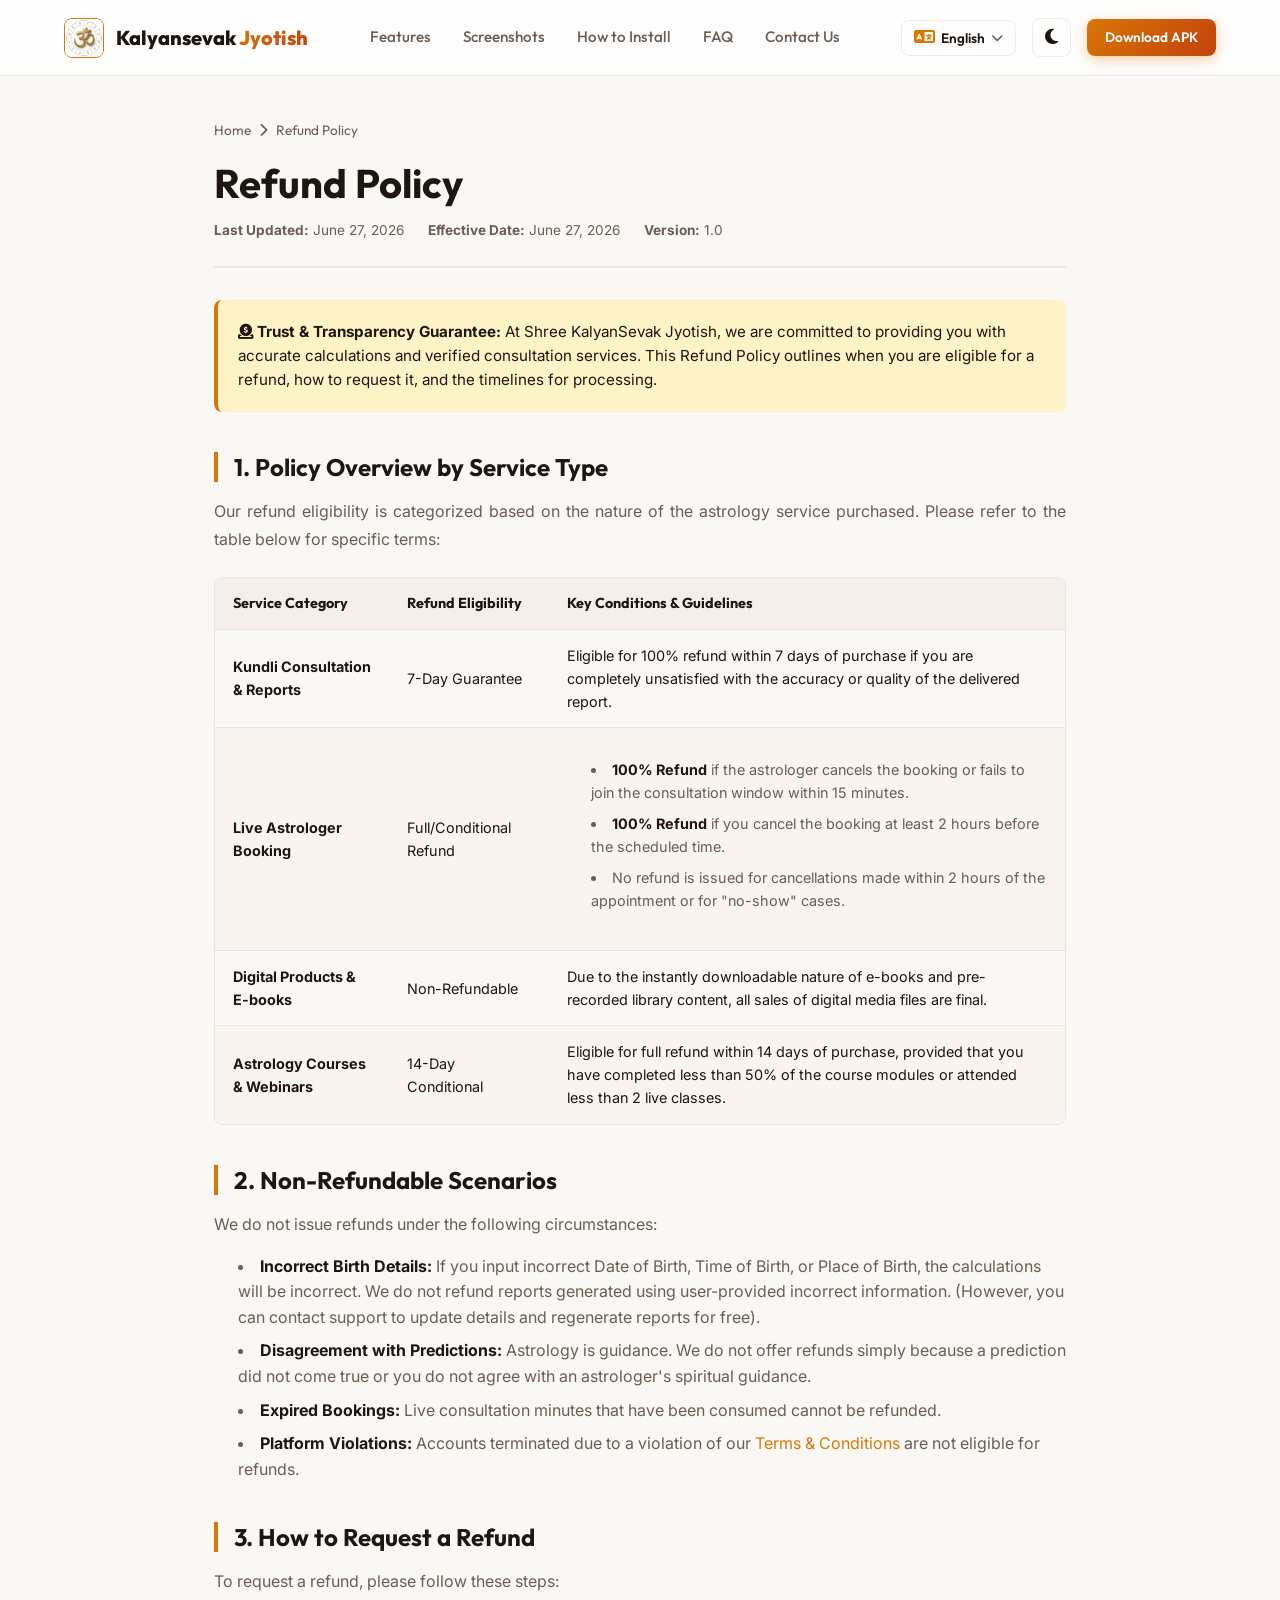
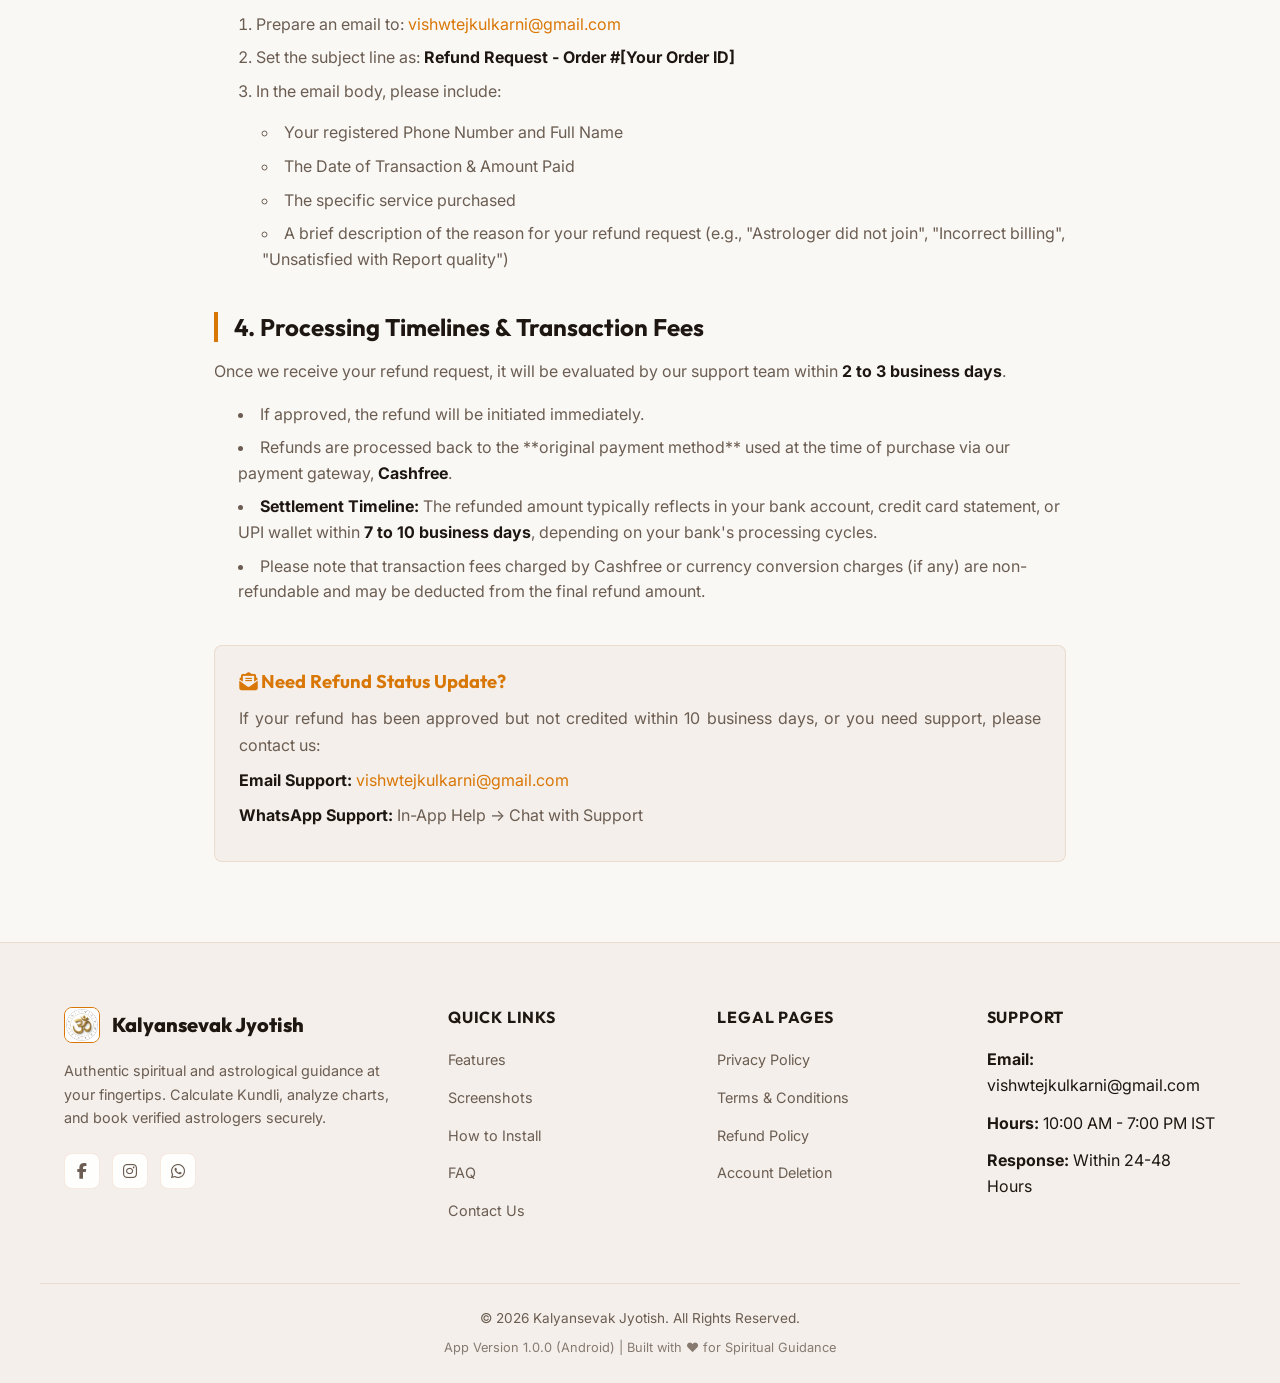
<file: refund-policy.html>
<!DOCTYPE html>
<html lang="en" data-theme="light">
<head>
    <meta charset="UTF-8">
    <meta name="viewport" content="width=device-width, initial-scale=1.0">
    <title>Refund Policy - Kalyansevak Jyotish</title>
    <!-- Google Fonts -->
    <link rel="preconnect" href="https://fonts.googleapis.com">
    <link rel="preconnect" href="https://fonts.gstatic.com" crossorigin>
    <link href="https://fonts.googleapis.com/css2?family=Inter:wght@300;400;500;600;700&family=Outfit:wght@400;500;600;700;800&display=swap" rel="stylesheet">
    <!-- FontAwesome for Icons -->
    <link rel="stylesheet" href="https://cdnjs.cloudflare.com/ajax/libs/font-awesome/6.4.0/css/all.min.css">
    <!-- Custom Style -->
    <link rel="stylesheet" href="./css/style.css">
</head>
<body class="legal-page">
    <!-- Navigation Bar -->
    <nav class="navbar">
        <div class="navbar-container">
            <a href="index.html" class="nav-logo">
                <img src="./assets/app_icon.png" alt="Kalyansevak Jyotish Logo" class="nav-logo-img">
                <span class="nav-brand">Kalyansevak <span class="accent-text">Jyotish</span></span>
            </a>
            <div class="nav-menu" id="navMenu">
                <a href="index.html#features" class="nav-link" data-i18n="nav-features">Features</a>
                <a href="index.html#screenshots" class="nav-link" data-i18n="nav-screenshots">Screenshots</a>
                <a href="index.html#how-it-works" class="nav-link" data-i18n="nav-install">How to Install</a>
                <a href="index.html#faq" class="nav-link" data-i18n="nav-faq">FAQ</a>
                <a href="contact-us.html" class="nav-link" data-i18n="nav-contact">Contact Us</a>
                <div class="nav-mobile-lang">
                    <span class="mobile-lang-label"><i class="fa-solid fa-language"></i> Language / भाषा / भाषा</span>
                    <div class="mobile-lang-options">
                        <button class="lang-option active" data-lang="en">English</button>
                        <button class="lang-option" data-lang="hi">हिंदी</button>
                        <button class="lang-option" data-lang="mr">मराठी</button>
                    </div>
                </div>
                <div class="nav-mobile-cta">
                    <a href="./app-release.apk" class="btn btn-primary btn-sm download-btn-trigger" data-i18n="nav-download">Download APK</a>
                </div>
            </div>
            <div class="nav-actions">
                <!-- Language Selector Dropdown -->
                <div class="lang-selector">
                    <button class="lang-btn" id="langBtn" aria-label="Change Language">
                        <i class="fa-solid fa-language"></i>
                        <span id="currentLang">English</span>
                        <i class="fa-solid fa-chevron-down"></i>
                    </button>
                    <div class="lang-dropdown" id="langDropdown">
                        <button class="lang-option active" data-lang="en">English</button>
                        <button class="lang-option" data-lang="hi">हिंदी</button>
                        <button class="lang-option" data-lang="mr">मराठी</button>
                    </div>
                </div>

                <button class="theme-toggle" id="themeToggle" aria-label="Toggle dark/light mode">
                    <i class="fa-solid fa-moon"></i>
                </button>
                <a href="./app-release.apk" class="btn btn-primary btn-sm desktop-only-btn download-btn-trigger" data-i18n="nav-download">Download APK</a>
                <button class="mobile-menu-toggle" id="mobileMenuToggle" aria-label="Open navigation menu">
                    <span class="bar"></span>
                    <span class="bar"></span>
                    <span class="bar"></span>
                </button>
            </div>
        </div>
    </nav>

    <main class="legal-container">
        <div class="breadcrumbs">
            <a href="index.html">Home</a> <i class="fa-solid fa-chevron-right"></i> <span>Refund Policy</span>
        </div>
        
        <header class="legal-header">
            <h1>Refund Policy</h1>
            <div class="meta-info">
                <span><strong>Last Updated:</strong> June 27, 2026</span>
                <span><strong>Effective Date:</strong> June 27, 2026</span>
                <span><strong>Version:</strong> 1.0</span>
            </div>
        </header>

        <div class="highlight-box">
            <strong><i class="fa-solid fa-circle-dollar-to-slot"></i> Trust & Transparency Guarantee:</strong> 
            At Shree KalyanSevak Jyotish, we are committed to providing you with accurate calculations and verified consultation services. This Refund Policy outlines when you are eligible for a refund, how to request it, and the timelines for processing.
        </div>

        <section class="legal-content">
            <h2>1. Policy Overview by Service Type</h2>
            <p>Our refund eligibility is categorized based on the nature of the astrology service purchased. Please refer to the table below for specific terms:</p>

            <div class="table-responsive">
                <table>
                    <thead>
                        <tr>
                            <th>Service Category</th>
                            <th>Refund Eligibility</th>
                            <th>Key Conditions & Guidelines</th>
                        </tr>
                    </thead>
                    <tbody>
                        <tr>
                            <td><strong>Kundli Consultation & Reports</strong></td>
                            <td>7-Day Guarantee</td>
                            <td>Eligible for 100% refund within 7 days of purchase if you are completely unsatisfied with the accuracy or quality of the delivered report.</td>
                        </tr>
                        <tr>
                            <td><strong>Live Astrologer Booking</strong></td>
                            <td>Full/Conditional Refund</td>
                            <td>
                                <ul>
                                    <li><strong>100% Refund</strong> if the astrologer cancels the booking or fails to join the consultation window within 15 minutes.</li>
                                    <li><strong>100% Refund</strong> if you cancel the booking at least 2 hours before the scheduled time.</li>
                                    <li>No refund is issued for cancellations made within 2 hours of the appointment or for "no-show" cases.</li>
                                </ul>
                            </td>
                        </tr>
                        <tr>
                            <td><strong>Digital Products & E-books</strong></td>
                            <td>Non-Refundable</td>
                            <td>Due to the instantly downloadable nature of e-books and pre-recorded library content, all sales of digital media files are final.</td>
                        </tr>
                        <tr>
                            <td><strong>Astrology Courses & Webinars</strong></td>
                            <td>14-Day Conditional</td>
                            <td>Eligible for full refund within 14 days of purchase, provided that you have completed less than 50% of the course modules or attended less than 2 live classes.</td>
                        </tr>
                    </tbody>
                </table>
            </div>

            <h2>2. Non-Refundable Scenarios</h2>
            <p>We do not issue refunds under the following circumstances:</p>
            <ul>
                <li><strong>Incorrect Birth Details:</strong> If you input incorrect Date of Birth, Time of Birth, or Place of Birth, the calculations will be incorrect. We do not refund reports generated using user-provided incorrect information. (However, you can contact support to update details and regenerate reports for free).</li>
                <li><strong>Disagreement with Predictions:</strong> Astrology is guidance. We do not offer refunds simply because a prediction did not come true or you do not agree with an astrologer's spiritual guidance.</li>
                <li><strong>Expired Bookings:</strong> Live consultation minutes that have been consumed cannot be refunded.</li>
                <li><strong>Platform Violations:</strong> Accounts terminated due to a violation of our <a href="terms-conditions.html">Terms & Conditions</a> are not eligible for refunds.</li>
            </ul>

            <h2>3. How to Request a Refund</h2>
            <p>To request a refund, please follow these steps:</p>
            <ol>
                <li>Prepare an email to: <a href="mailto:vishwtejkulkarni@gmail.com">vishwtejkulkarni@gmail.com</a></li>
                <li>Set the subject line as: <strong>Refund Request - Order #[Your Order ID]</strong></li>
                <li>In the email body, please include:
                    <ul>
                        <li>Your registered Phone Number and Full Name</li>
                        <li>The Date of Transaction & Amount Paid</li>
                        <li>The specific service purchased</li>
                        <li>A brief description of the reason for your refund request (e.g., "Astrologer did not join", "Incorrect billing", "Unsatisfied with Report quality")</li>
                    </ul>
                </li>
            </ol>

            <h2>4. Processing Timelines & Transaction Fees</h2>
            <p>Once we receive your refund request, it will be evaluated by our support team within <strong>2 to 3 business days</strong>.</p>
            <ul>
                <li>If approved, the refund will be initiated immediately.</li>
                <li>Refunds are processed back to the **original payment method** used at the time of purchase via our payment gateway, <strong>Cashfree</strong>.</li>
                <li><strong>Settlement Timeline:</strong> The refunded amount typically reflects in your bank account, credit card statement, or UPI wallet within <strong>7 to 10 business days</strong>, depending on your bank's processing cycles.</li>
                <li>Please note that transaction fees charged by Cashfree or currency conversion charges (if any) are non-refundable and may be deducted from the final refund amount.</li>
            </ul>

            <div class="contact-card">
                <h3><i class="fa-solid fa-envelope-open-text"></i> Need Refund Status Update?</h3>
                <p>If your refund has been approved but not credited within 10 business days, or you need support, please contact us:</p>
                <p><strong>Email Support:</strong> <a href="mailto:vishwtejkulkarni@gmail.com">vishwtejkulkarni@gmail.com</a></p>
                <p><strong>WhatsApp Support:</strong> In-App Help → Chat with Support</p>
            </div>
        </section>
    </main>

    <!-- Footer -->
    <footer class="footer">
        <div class="footer-container">
            <div class="footer-brand">
                <div class="logo-wrapper">
                    <img src="./assets/app_icon.png" alt="Kalyansevak Jyotish Logo" class="footer-logo">
                    <span>Kalyansevak Jyotish</span>
                </div>
                <p data-i18n="footer-desc">Authentic spiritual and astrological guidance at your fingertips. Calculate Kundli, analyze charts, and book verified astrologers securely.</p>
                <div class="social-links">
                    <a href="#" aria-label="Facebook"><i class="fa-brands fa-facebook-f"></i></a>
                    <a href="#" aria-label="Instagram"><i class="fa-brands fa-instagram"></i></a>
                    <a href="#" aria-label="WhatsApp"><i class="fa-brands fa-whatsapp"></i></a>
                </div>
            </div>
            <div class="footer-links">
                <h4 data-i18n="footer-quick-links">Quick Links</h4>
                <ul>
                    <li><a href="index.html#features" data-i18n="nav-features">Features</a></li>
                    <li><a href="index.html#screenshots" data-i18n="nav-screenshots">Screenshots</a></li>
                    <li><a href="index.html#how-it-works" data-i18n="nav-install">How to Install</a></li>
                    <li><a href="index.html#faq" data-i18n="nav-faq">FAQ</a></li>
                    <li><a href="contact-us.html" data-i18n="nav-contact">Contact Us</a></li>
                </ul>
            </div>
            <div class="footer-links">
                <h4 data-i18n="footer-legal-pages">Legal Pages</h4>
                <ul>
                    <li><a href="privacy-policy.html">Privacy Policy</a></li>
                    <li><a href="terms-conditions.html">Terms & Conditions</a></li>
                    <li><a href="refund-policy.html">Refund Policy</a></li>
                    <li><a href="account-deletion.html">Account Deletion</a></li>
                </ul>
            </div>
            <div class="footer-links">
                <h4 data-i18n="footer-support-header">Support</h4>
                <ul>
                    <li><strong>Email:</strong> vishwtejkulkarni@gmail.com</li>
                    <li data-i18n="footer-support-hours"><strong>Hours:</strong> 10:00 AM - 7:00 PM IST</li>
                    <li data-i18n="footer-support-resp"><strong>Response:</strong> Within 24-48 Hours</li>
                </ul>
            </div>
        </div>
        <div class="footer-bottom">
            <p data-i18n="footer-copyright">&copy; 2026 Kalyansevak Jyotish. All Rights Reserved.</p>
            <p class="footer-meta" data-i18n="footer-meta">App Version 1.0.0 (Android) | Built with ❤️ for Spiritual Guidance</p>
        </div>
    </footer>

    <!-- Toast Notification -->
    <div class="toast-container" id="toastContainer"></div>

    <!-- Script -->
    <script src="./js/main.js"></script>
</body>
</html>
</file>
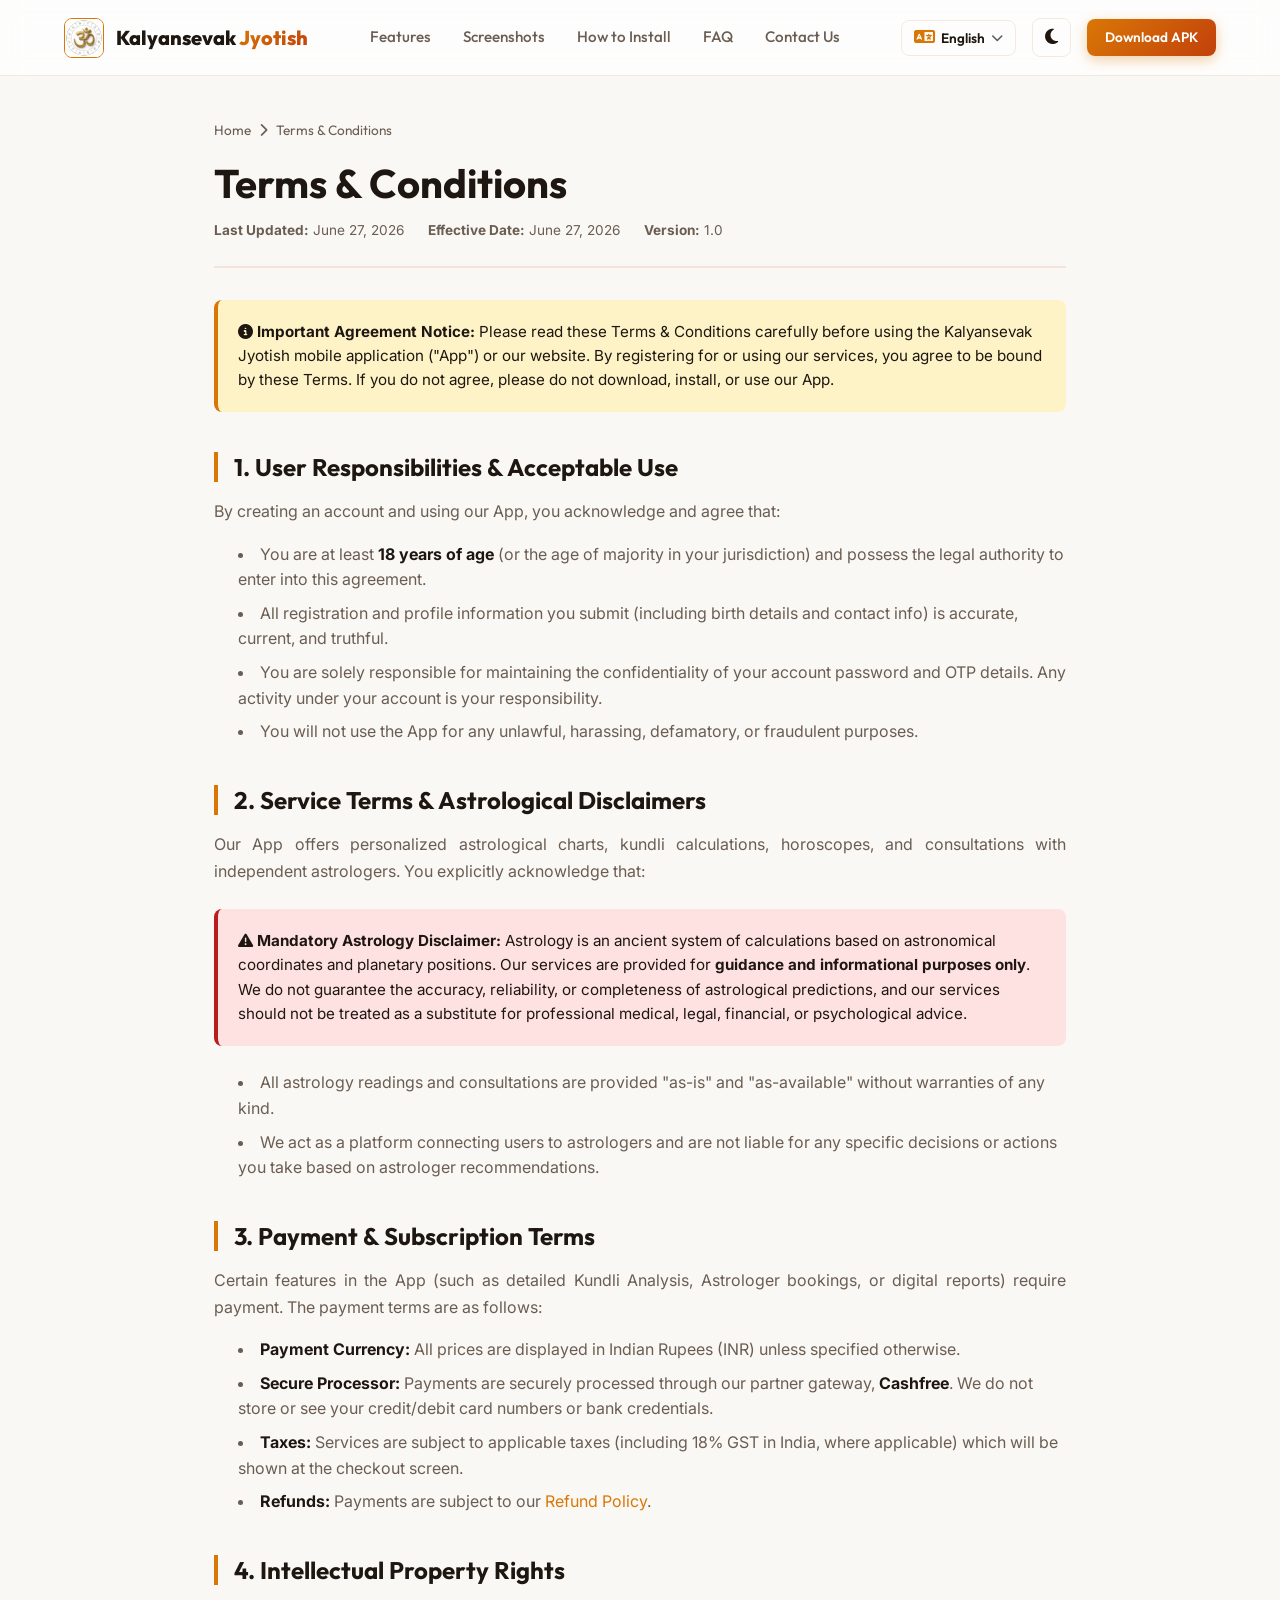
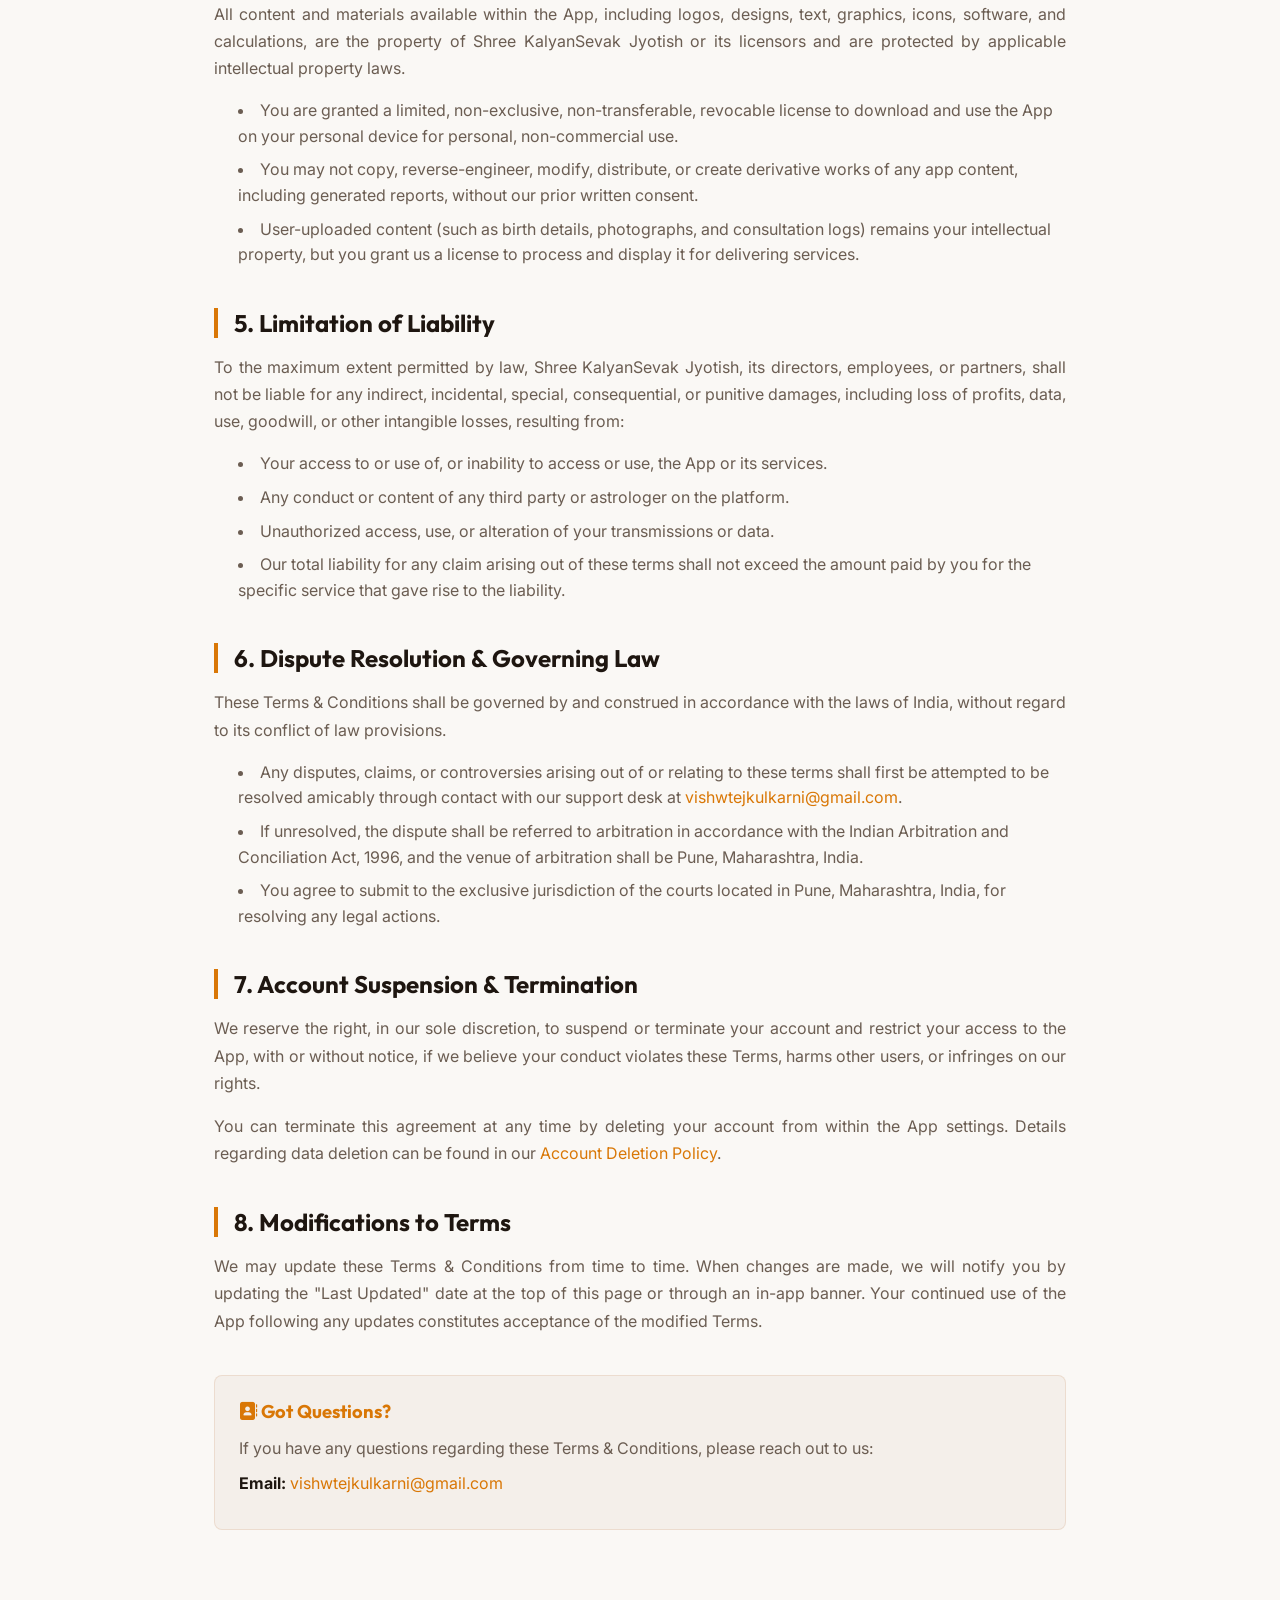
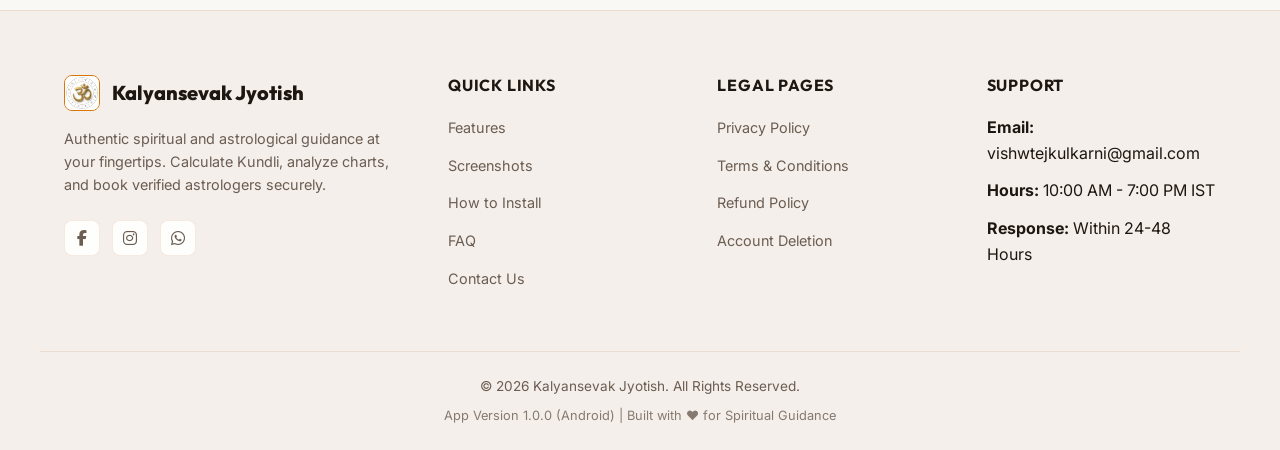
<file: terms-conditions.html>
<!DOCTYPE html>
<html lang="en" data-theme="light">
<head>
    <meta charset="UTF-8">
    <meta name="viewport" content="width=device-width, initial-scale=1.0">
    <title>Terms & Conditions - Kalyansevak Jyotish</title>
    <!-- Google Fonts -->
    <link rel="preconnect" href="https://fonts.googleapis.com">
    <link rel="preconnect" href="https://fonts.gstatic.com" crossorigin>
    <link href="https://fonts.googleapis.com/css2?family=Inter:wght@300;400;500;600;700&family=Outfit:wght@400;500;600;700;800&display=swap" rel="stylesheet">
    <!-- FontAwesome for Icons -->
    <link rel="stylesheet" href="https://cdnjs.cloudflare.com/ajax/libs/font-awesome/6.4.0/css/all.min.css">
    <!-- Custom Style -->
    <link rel="stylesheet" href="./css/style.css">
</head>
<body class="legal-page">
    <!-- Navigation Bar -->
    <nav class="navbar">
        <div class="navbar-container">
            <a href="index.html" class="nav-logo">
                <img src="./assets/app_icon.png" alt="Kalyansevak Jyotish Logo" class="nav-logo-img">
                <span class="nav-brand">Kalyansevak <span class="accent-text">Jyotish</span></span>
            </a>
            <div class="nav-menu" id="navMenu">
                <a href="index.html#features" class="nav-link" data-i18n="nav-features">Features</a>
                <a href="index.html#screenshots" class="nav-link" data-i18n="nav-screenshots">Screenshots</a>
                <a href="index.html#how-it-works" class="nav-link" data-i18n="nav-install">How to Install</a>
                <a href="index.html#faq" class="nav-link" data-i18n="nav-faq">FAQ</a>
                <a href="contact-us.html" class="nav-link" data-i18n="nav-contact">Contact Us</a>
                <div class="nav-mobile-lang">
                    <span class="mobile-lang-label"><i class="fa-solid fa-language"></i> Language / भाषा / भाषा</span>
                    <div class="mobile-lang-options">
                        <button class="lang-option active" data-lang="en">English</button>
                        <button class="lang-option" data-lang="hi">हिंदी</button>
                        <button class="lang-option" data-lang="mr">मराठी</button>
                    </div>
                </div>
                <div class="nav-mobile-cta">
                    <a href="./app-release.apk" class="btn btn-primary btn-sm download-btn-trigger" data-i18n="nav-download">Download APK</a>
                </div>
            </div>
            <div class="nav-actions">
                <!-- Language Selector Dropdown -->
                <div class="lang-selector">
                    <button class="lang-btn" id="langBtn" aria-label="Change Language">
                        <i class="fa-solid fa-language"></i>
                        <span id="currentLang">English</span>
                        <i class="fa-solid fa-chevron-down"></i>
                    </button>
                    <div class="lang-dropdown" id="langDropdown">
                        <button class="lang-option active" data-lang="en">English</button>
                        <button class="lang-option" data-lang="hi">हिंदी</button>
                        <button class="lang-option" data-lang="mr">मराठी</button>
                    </div>
                </div>

                <button class="theme-toggle" id="themeToggle" aria-label="Toggle dark/light mode">
                    <i class="fa-solid fa-moon"></i>
                </button>
                <a href="./app-release.apk" class="btn btn-primary btn-sm desktop-only-btn download-btn-trigger" data-i18n="nav-download">Download APK</a>
                <button class="mobile-menu-toggle" id="mobileMenuToggle" aria-label="Open navigation menu">
                    <span class="bar"></span>
                    <span class="bar"></span>
                    <span class="bar"></span>
                </button>
            </div>
        </div>
    </nav>

    <main class="legal-container">
        <div class="breadcrumbs">
            <a href="index.html">Home</a> <i class="fa-solid fa-chevron-right"></i> <span>Terms & Conditions</span>
        </div>
        
        <header class="legal-header">
            <h1>Terms & Conditions</h1>
            <div class="meta-info">
                <span><strong>Last Updated:</strong> June 27, 2026</span>
                <span><strong>Effective Date:</strong> June 27, 2026</span>
                <span><strong>Version:</strong> 1.0</span>
            </div>
        </header>

        <div class="highlight-box">
            <strong><i class="fa-solid fa-circle-info"></i> Important Agreement Notice:</strong> 
            Please read these Terms & Conditions carefully before using the Kalyansevak Jyotish mobile application ("App") or our website. By registering for or using our services, you agree to be bound by these Terms. If you do not agree, please do not download, install, or use our App.
        </div>

        <section class="legal-content">
            <h2>1. User Responsibilities & Acceptable Use</h2>
            <p>By creating an account and using our App, you acknowledge and agree that:</p>
            <ul>
                <li>You are at least <strong>18 years of age</strong> (or the age of majority in your jurisdiction) and possess the legal authority to enter into this agreement.</li>
                <li>All registration and profile information you submit (including birth details and contact info) is accurate, current, and truthful.</li>
                <li>You are solely responsible for maintaining the confidentiality of your account password and OTP details. Any activity under your account is your responsibility.</li>
                <li>You will not use the App for any unlawful, harassing, defamatory, or fraudulent purposes.</li>
            </ul>

            <h2>2. Service Terms & Astrological Disclaimers</h2>
            <p>Our App offers personalized astrological charts, kundli calculations, horoscopes, and consultations with independent astrologers. You explicitly acknowledge that:</p>
            <div class="warning-box">
                <strong><i class="fa-solid fa-triangle-exclamation"></i> Mandatory Astrology Disclaimer:</strong>
                Astrology is an ancient system of calculations based on astronomical coordinates and planetary positions. Our services are provided for <strong>guidance and informational purposes only</strong>. We do not guarantee the accuracy, reliability, or completeness of astrological predictions, and our services should not be treated as a substitute for professional medical, legal, financial, or psychological advice.
            </div>
            <ul>
                <li>All astrology readings and consultations are provided "as-is" and "as-available" without warranties of any kind.</li>
                <li>We act as a platform connecting users to astrologers and are not liable for any specific decisions or actions you take based on astrologer recommendations.</li>
            </ul>

            <h2>3. Payment & Subscription Terms</h2>
            <p>Certain features in the App (such as detailed Kundli Analysis, Astrologer bookings, or digital reports) require payment. The payment terms are as follows:</p>
            <ul>
                <li><strong>Payment Currency:</strong> All prices are displayed in Indian Rupees (INR) unless specified otherwise.</li>
                <li><strong>Secure Processor:</strong> Payments are securely processed through our partner gateway, <strong>Cashfree</strong>. We do not store or see your credit/debit card numbers or bank credentials.</li>
                <li><strong>Taxes:</strong> Services are subject to applicable taxes (including 18% GST in India, where applicable) which will be shown at the checkout screen.</li>
                <li><strong>Refunds:</strong> Payments are subject to our <a href="refund-policy.html">Refund Policy</a>.</li>
            </ul>

            <h2>4. Intellectual Property Rights</h2>
            <p>All content and materials available within the App, including logos, designs, text, graphics, icons, software, and calculations, are the property of Shree KalyanSevak Jyotish or its licensors and are protected by applicable intellectual property laws.</p>
            <ul>
                <li>You are granted a limited, non-exclusive, non-transferable, revocable license to download and use the App on your personal device for personal, non-commercial use.</li>
                <li>You may not copy, reverse-engineer, modify, distribute, or create derivative works of any app content, including generated reports, without our prior written consent.</li>
                <li>User-uploaded content (such as birth details, photographs, and consultation logs) remains your intellectual property, but you grant us a license to process and display it for delivering services.</li>
            </ul>

            <h2>5. Limitation of Liability</h2>
            <p>To the maximum extent permitted by law, Shree KalyanSevak Jyotish, its directors, employees, or partners, shall not be liable for any indirect, incidental, special, consequential, or punitive damages, including loss of profits, data, use, goodwill, or other intangible losses, resulting from:</p>
            <ul>
                <li>Your access to or use of, or inability to access or use, the App or its services.</li>
                <li>Any conduct or content of any third party or astrologer on the platform.</li>
                <li>Unauthorized access, use, or alteration of your transmissions or data.</li>
                <li>Our total liability for any claim arising out of these terms shall not exceed the amount paid by you for the specific service that gave rise to the liability.</li>
            </ul>

            <h2>6. Dispute Resolution & Governing Law</h2>
            <p>These Terms & Conditions shall be governed by and construed in accordance with the laws of India, without regard to its conflict of law provisions.</p>
            <ul>
                <li>Any disputes, claims, or controversies arising out of or relating to these terms shall first be attempted to be resolved amicably through contact with our support desk at <a href="mailto:vishwtejkulkarni@gmail.com">vishwtejkulkarni@gmail.com</a>.</li>
                <li>If unresolved, the dispute shall be referred to arbitration in accordance with the Indian Arbitration and Conciliation Act, 1996, and the venue of arbitration shall be Pune, Maharashtra, India.</li>
                <li>You agree to submit to the exclusive jurisdiction of the courts located in Pune, Maharashtra, India, for resolving any legal actions.</li>
            </ul>

            <h2>7. Account Suspension & Termination</h2>
            <p>We reserve the right, in our sole discretion, to suspend or terminate your account and restrict your access to the App, with or without notice, if we believe your conduct violates these Terms, harms other users, or infringes on our rights.</p>
            <p>You can terminate this agreement at any time by deleting your account from within the App settings. Details regarding data deletion can be found in our <a href="account-deletion.html">Account Deletion Policy</a>.</p>

            <h2>8. Modifications to Terms</h2>
            <p>We may update these Terms & Conditions from time to time. When changes are made, we will notify you by updating the "Last Updated" date at the top of this page or through an in-app banner. Your continued use of the App following any updates constitutes acceptance of the modified Terms.</p>
            
            <div class="contact-card">
                <h3><i class="fa-solid fa-address-book"></i> Got Questions?</h3>
                <p>If you have any questions regarding these Terms & Conditions, please reach out to us:</p>
                <p><strong>Email:</strong> <a href="mailto:vishwtejkulkarni@gmail.com">vishwtejkulkarni@gmail.com</a></p>
            </div>
        </section>
    </main>

    <!-- Footer -->
    <footer class="footer">
        <div class="footer-container">
            <div class="footer-brand">
                <div class="logo-wrapper">
                    <img src="./assets/app_icon.png" alt="Kalyansevak Jyotish Logo" class="footer-logo">
                    <span>Kalyansevak Jyotish</span>
                </div>
                <p data-i18n="footer-desc">Authentic spiritual and astrological guidance at your fingertips. Calculate Kundli, analyze charts, and book verified astrologers securely.</p>
                <div class="social-links">
                    <a href="#" aria-label="Facebook"><i class="fa-brands fa-facebook-f"></i></a>
                    <a href="#" aria-label="Instagram"><i class="fa-brands fa-instagram"></i></a>
                    <a href="#" aria-label="WhatsApp"><i class="fa-brands fa-whatsapp"></i></a>
                </div>
            </div>
            <div class="footer-links">
                <h4 data-i18n="footer-quick-links">Quick Links</h4>
                <ul>
                    <li><a href="index.html#features" data-i18n="nav-features">Features</a></li>
                    <li><a href="index.html#screenshots" data-i18n="nav-screenshots">Screenshots</a></li>
                    <li><a href="index.html#how-it-works" data-i18n="nav-install">How to Install</a></li>
                    <li><a href="index.html#faq" data-i18n="nav-faq">FAQ</a></li>
                    <li><a href="contact-us.html" data-i18n="nav-contact">Contact Us</a></li>
                </ul>
            </div>
            <div class="footer-links">
                <h4 data-i18n="footer-legal-pages">Legal Pages</h4>
                <ul>
                    <li><a href="privacy-policy.html">Privacy Policy</a></li>
                    <li><a href="terms-conditions.html">Terms & Conditions</a></li>
                    <li><a href="refund-policy.html">Refund Policy</a></li>
                    <li><a href="account-deletion.html">Account Deletion</a></li>
                </ul>
            </div>
            <div class="footer-links">
                <h4 data-i18n="footer-support-header">Support</h4>
                <ul>
                    <li><strong>Email:</strong> vishwtejkulkarni@gmail.com</li>
                    <li data-i18n="footer-support-hours"><strong>Hours:</strong> 10:00 AM - 7:00 PM IST</li>
                    <li data-i18n="footer-support-resp"><strong>Response:</strong> Within 24-48 Hours</li>
                </ul>
            </div>
        </div>
        <div class="footer-bottom">
            <p data-i18n="footer-copyright">&copy; 2026 Kalyansevak Jyotish. All Rights Reserved.</p>
            <p class="footer-meta" data-i18n="footer-meta">App Version 1.0.0 (Android) | Built with ❤️ for Spiritual Guidance</p>
        </div>
    </footer>

    <!-- Toast Notification -->
    <div class="toast-container" id="toastContainer"></div>

    <!-- Script -->
    <script src="./js/main.js"></script>
</body>
</html>
</file>
<file: css/style.css>
/* ==========================================================================
   Kalyansevak Jyotish Landing Page & Legal Design System
   ========================================================================== */

/* --- Fonts & Base Variable Definitions --- */
:root {
    --font-sans: 'Inter', -apple-system, BlinkMacSystemFont, "Segoe UI", Roboto, sans-serif;
    --font-heading: 'Outfit', sans-serif;

    /* Theme Tokens: Light Mode (Warm Cosmic Gold & Spiritual Orange) */
    --bg-primary: #FAF8F5;
    --bg-secondary: #F4EFEA;
    --bg-card: rgba(255, 255, 255, 0.9);
    --border-color: rgba(180, 83, 9, 0.12);
    --border-glow: rgba(180, 83, 9, 0.05);
    --text-primary: #1E1610;
    --text-secondary: #6B5D52;
    --primary: #D97706; /* Spiritual Gold-Orange */
    --primary-hover: #B45309;
    --primary-light: #FEF3C7;
    --secondary: #1E1B4B; /* Cosmic Midnight */
    --secondary-hover: #312E81;
    --accent: #C2410C; /* Deep Terracotta */
    --accent-light: #FFEDD5;
    
    /* UI Helpers */
    --success: #15803D;
    --success-light: #DCFCE7;
    --warning: #B45309;
    --warning-light: #FEF3C7;
    --danger: #B91C1C;
    --danger-light: #FEE2E2;
    
    /* Spacing & Borders */
    --radius-sm: 8px;
    --radius-md: 16px;
    --radius-lg: 24px;
    --radius-xl: 32px;
    
    /* Shadows & Glassmorphism */
    --shadow-sm: 0 2px 8px rgba(180, 83, 9, 0.04);
    --shadow-md: 0 8px 24px rgba(180, 83, 9, 0.06);
    --shadow-lg: 0 16px 40px rgba(180, 83, 9, 0.1);
    --glass-bg: rgba(255, 255, 255, 0.75);
    --glass-border: rgba(255, 255, 255, 0.4);
    --glass-shadow: 0 8px 32px 0 rgba(180, 83, 9, 0.06);
    
    /* Toast & Overlay */
    --toast-bg: #1E1B4B;
    --toast-text: #FFFFFF;
    --overlay-bg: rgba(30, 27, 75, 0.4);
    
    /* Transition Speed */
    --transition-fast: 0.2s cubic-bezier(0.4, 0, 0.2, 1);
    --transition-normal: 0.4s cubic-bezier(0.4, 0, 0.2, 1);
    --transition-slow: 0.6s cubic-bezier(0.4, 0, 0.2, 1);
}

/* Theme Tokens: Dark Mode (Midnight Cosmic Violet & Gold) */
[data-theme="dark"] {
    --bg-primary: #0A0714;
    --bg-secondary: #120E22;
    --bg-card: rgba(22, 17, 39, 0.85);
    --border-color: rgba(251, 191, 36, 0.08);
    --border-glow: rgba(251, 191, 36, 0.04);
    --text-primary: #F3F4F6;
    --text-secondary: #9CA3AF;
    --primary: #F59E0B; /* Vibrant Nebula Gold */
    --primary-hover: #D97706;
    --primary-light: rgba(245, 158, 11, 0.15);
    --secondary: #818CF8; /* Electric Lavender */
    --secondary-hover: #A5B4FC;
    --accent: #F43F5E; /* Cosmic Rose */
    --accent-light: rgba(244, 63, 94, 0.15);

    /* Shadows & Glassmorphism */
    --shadow-sm: 0 2px 8px rgba(0, 0, 0, 0.3);
    --shadow-md: 0 8px 24px rgba(0, 0, 0, 0.4);
    --shadow-lg: 0 16px 48px rgba(0, 0, 0, 0.5);
    --glass-bg: rgba(18, 12, 33, 0.75);
    --glass-border: rgba(255, 255, 255, 0.05);
    --glass-shadow: 0 8px 32px 0 rgba(0, 0, 0, 0.6);
    
    --toast-bg: #F59E0B;
    --toast-text: #0A0714;
    --overlay-bg: rgba(5, 3, 10, 0.8);
}

/* --- Resets & Global Styles --- */
* {
    margin: 0;
    padding: 0;
    box-sizing: border-box;
}

html {
    scroll-behavior: smooth;
    font-size: 16px;
    -webkit-font-smoothing: antialiased;
}

body {
    font-family: var(--font-sans);
    background-color: var(--bg-primary);
    color: var(--text-primary);
    line-height: 1.6;
    overflow-x: hidden;
    transition: background-color var(--transition-normal), color var(--transition-normal);
}

h1, h2, h3, h4, h5, h6 {
    font-family: var(--font-heading);
    font-weight: 700;
    line-height: 1.25;
    color: var(--text-primary);
}

a {
    color: var(--primary);
    text-decoration: none;
    transition: color var(--transition-fast);
}

a:hover {
    color: var(--primary-hover);
}

img {
    max-width: 100%;
    height: auto;
    display: block;
}

ul, ol {
    list-style-position: inside;
}

/* --- Layout Utilities --- */
.container {
    max-width: 1200px;
    margin: 0 auto;
    padding: 0 24px;
}

.section {
    padding: 80px 0;
}

.section-bg {
    background-color: var(--bg-secondary);
}

.text-center {
    text-align: center;
}

.mb-2 { margin-bottom: 8px; }
.mb-4 { margin-bottom: 16px; }
.mb-6 { margin-bottom: 24px; }
.mb-8 { margin-bottom: 32px; }

.section-header {
    text-align: center;
    max-width: 700px;
    margin: 0 auto 56px auto;
}

.section-header h2 {
    font-size: 2.25rem;
    margin-bottom: 16px;
    letter-spacing: -0.025em;
    position: relative;
    display: inline-block;
}

.section-header h2::after {
    content: '';
    display: block;
    width: 60px;
    height: 4px;
    background: linear-gradient(90deg, var(--primary), var(--secondary));
    margin: 12px auto 0 auto;
    border-radius: 2px;
}

.section-header p {
    color: var(--text-secondary);
    font-size: 1.125rem;
}

.grid {
    display: grid;
    gap: 32px;
}

.grid-2 { grid-template-columns: 1fr; }
.grid-3 { grid-template-columns: 1fr; }
.grid-4 { grid-template-columns: 1fr; }

@media (min-width: 768px) {
    .grid-2 { grid-template-columns: repeat(2, 1fr); }
    .grid-3 { grid-template-columns: repeat(3, 1fr); }
    .grid-4 { grid-template-columns: repeat(4, 1fr); }
}

/* --- Buttons & UI Elements --- */
.btn {
    display: inline-flex;
    align-items: center;
    justify-content: center;
    padding: 12px 28px;
    font-size: 0.95rem;
    font-weight: 600;
    border-radius: var(--radius-md);
    cursor: pointer;
    transition: all var(--transition-fast);
    position: relative;
    overflow: hidden;
    gap: 10px;
    border: none;
    font-family: var(--font-heading);
}

.btn-primary {
    background: linear-gradient(135deg, var(--primary), var(--accent));
    color: #FFFFFF;
    box-shadow: 0 4px 14px rgba(217, 119, 6, 0.35);
}

.btn-primary:hover {
    transform: translateY(-2px);
    box-shadow: 0 6px 20px rgba(217, 119, 6, 0.45);
    color: #FFFFFF;
}

.btn-secondary {
    background-color: var(--bg-card);
    border: 2px solid var(--border-color);
    color: var(--text-primary);
    box-shadow: var(--shadow-sm);
}

.btn-secondary:hover {
    background-color: var(--bg-secondary);
    border-color: var(--primary);
    transform: translateY(-2px);
    box-shadow: var(--shadow-md);
}

.btn-sm {
    padding: 8px 18px;
    font-size: 0.85rem;
    border-radius: var(--radius-sm);
}

.btn-block {
    display: flex;
    width: 100%;
}

.btn:disabled, .btn.disabled {
    background: #E5E7EB !important;
    color: #9CA3AF !important;
    box-shadow: none !important;
    transform: none !important;
    cursor: not-allowed;
    border: none !important;
}

/* Ripple effect container */
.ripple {
    position: absolute;
    border-radius: 50%;
    transform: scale(0);
    animation: ripple-animation 0.6s linear;
    background-color: rgba(255, 255, 255, 0.4);
    pointer-events: none;
}

@keyframes ripple-animation {
    to {
        transform: scale(4);
        opacity: 0;
    }
}

/* Glassmorphism Card base */
.card {
    background-color: var(--bg-card);
    border: 1px solid var(--border-color);
    border-radius: var(--radius-md);
    padding: 32px;
    box-shadow: var(--shadow-sm);
    transition: transform var(--transition-normal), box-shadow var(--transition-normal), border-color var(--transition-normal);
}

.card:hover {
    transform: translateY(-4px);
    box-shadow: var(--shadow-lg);
    border-color: var(--primary);
}

/* Accent texts */
.accent-text {
    color: var(--primary);
    background: linear-gradient(135deg, var(--primary), var(--accent));
    -webkit-background-clip: text;
    background-clip: text;
    -webkit-text-fill-color: transparent;
}

/* ==========================================================================
   Navigation Bar
   ========================================================================== */
.navbar {
    position: fixed;
    top: 0;
    left: 0;
    width: 100%;
    height: 76px;
    z-index: 1000;
    background-color: var(--glass-bg);
    border-bottom: 1px solid var(--border-color);
    backdrop-filter: blur(12px);
    -webkit-backdrop-filter: blur(12px);
    transition: background-color var(--transition-normal), border-color var(--transition-normal);
}

.navbar-container {
    display: flex;
    justify-content: space-between;
    align-items: center;
    max-width: 1200px;
    height: 100%;
    margin: 0 auto;
    padding: 0 24px;
}

.nav-logo {
    display: flex;
    align-items: center;
    gap: 12px;
    font-weight: 800;
    font-size: 1.25rem;
    font-family: var(--font-heading);
    color: var(--text-primary);
}

.nav-logo-img {
    width: 40px;
    height: 40px;
    border-radius: 8px;
    object-fit: cover;
    border: 1.5px solid var(--primary);
}

.nav-menu {
    display: none; /* Mobile first, hidden */
}

.nav-actions {
    display: flex;
    align-items: center;
    gap: 16px;
}

.theme-toggle {
    background: none;
    border: 1px solid var(--border-color);
    color: var(--text-primary);
    cursor: pointer;
    font-size: 1.1rem;
    padding: 8px 12px;
    border-radius: var(--radius-sm);
    transition: all var(--transition-fast);
}

.theme-toggle:hover {
    background-color: var(--bg-secondary);
    color: var(--primary);
    border-color: var(--primary);
}

.mobile-menu-toggle {
    display: flex;
    flex-direction: column;
    justify-content: space-between;
    width: 24px;
    height: 18px;
    background: none;
    border: none;
    cursor: pointer;
}

.mobile-menu-toggle .bar {
    width: 100%;
    height: 3px;
    background-color: var(--text-primary);
    border-radius: 2px;
    transition: all var(--transition-fast);
}

/* Mobile Toggle Active state */
.mobile-menu-toggle.active .bar:nth-child(1) {
    transform: translateY(7px) rotate(45deg);
}
.mobile-menu-toggle.active .bar:nth-child(2) {
    opacity: 0;
}
.mobile-menu-toggle.active .bar:nth-child(3) {
    transform: translateY(-8px) rotate(-45deg);
}

.desktop-only-btn {
    display: none;
}

@media (min-width: 992px) {
    .nav-menu {
        display: flex;
        align-items: center;
        gap: 32px;
    }
    
    .nav-link {
        font-family: var(--font-heading);
        font-weight: 500;
        color: var(--text-secondary);
        font-size: 0.95rem;
        position: relative;
        padding: 6px 0;
    }
    
    .nav-link::after {
        content: '';
        position: absolute;
        bottom: 0;
        left: 0;
        width: 0;
        height: 2px;
        background-color: var(--primary);
        transition: width var(--transition-fast);
    }
    
    .nav-link:hover {
        color: var(--text-primary);
    }
    
    .nav-link:hover::after, .nav-link.active::after {
        width: 100%;
    }

    .nav-link.active {
        color: var(--text-primary);
    }
    
    .nav-mobile-cta {
        display: none;
    }
    
    .desktop-only-btn {
        display: inline-flex;
    }
    
    .mobile-menu-toggle {
        display: none;
    }
}

/* Mobile Nav Menu Drawer */
@media (max-width: 991px) {
    .nav-menu.active {
        display: flex;
        flex-direction: column;
        position: absolute;
        top: 76px;
        left: 0;
        width: 100%;
        background-color: var(--bg-primary);
        border-bottom: 1.5px solid var(--border-color);
        padding: 24px;
        gap: 20px;
        box-shadow: var(--shadow-lg);
        animation: slideDown var(--transition-fast) forwards;
    }
    
    .nav-link {
        font-family: var(--font-heading);
        font-size: 1.1rem;
        font-weight: 600;
        color: var(--text-primary);
        width: 100%;
        padding: 8px 0;
        border-bottom: 1px solid var(--border-color);
    }
    
    .nav-mobile-cta {
        width: 100%;
        margin-top: 10px;
    }
}

@keyframes slideDown {
    from { transform: translateY(-10px); opacity: 0; }
    to { transform: translateY(0); opacity: 1; }
}

/* ==========================================================================
   Hero Section
   ========================================================================== */
.hero {
    position: relative;
    padding: 140px 0 80px 0;
    overflow: hidden;
    background: radial-gradient(circle at 80% 20%, var(--primary-light), transparent 45%);
}

[data-theme="dark"] .hero {
    background: radial-gradient(circle at 80% 20%, rgba(245, 158, 11, 0.06), transparent 50%);
}

.hero-grid {
    display: grid;
    grid-template-columns: 1fr;
    gap: 48px;
    align-items: center;
}

@media (min-width: 992px) {
    .hero-grid {
        grid-template-columns: 1.1fr 0.9fr;
    }
}

.hero-content {
    text-align: center;
}

@media (min-width: 992px) {
    .hero-content {
        text-align: left;
    }
}

.app-badge {
    display: inline-flex;
    align-items: center;
    gap: 8px;
    padding: 6px 16px;
    background-color: var(--primary-light);
    border: 1px solid var(--border-color);
    border-radius: 50px;
    font-size: 0.85rem;
    font-weight: 600;
    color: var(--primary-hover);
    margin-bottom: 24px;
    font-family: var(--font-heading);
}

.hero-content h1 {
    font-size: 2.75rem;
    line-height: 1.15;
    letter-spacing: -0.03em;
    margin-bottom: 20px;
}

.hero-content p.hero-desc {
    font-size: 1.125rem;
    color: var(--text-secondary);
    margin-bottom: 36px;
    max-width: 600px;
    margin-left: auto;
    margin-right: auto;
}

@media (min-width: 992px) {
    .hero-content p.hero-desc {
        margin-left: 0;
    }
}

.hero-btn-group {
    display: flex;
    flex-direction: column;
    gap: 16px;
    justify-content: center;
}

@media (min-width: 576px) {
    .hero-btn-group {
        flex-direction: row;
    }
}

@media (min-width: 992px) {
    .hero-btn-group {
        justify-content: flex-start;
    }
}

/* Mockup Frame & Phone floating animation */
.hero-mockup-wrapper {
    display: flex;
    justify-content: center;
    position: relative;
}

.phone-mockup-frame {
    width: 290px;
    height: 590px;
    background-color: #000000;
    border-radius: 32px;
    padding: 12px;
    box-shadow: 0 24px 64px rgba(0, 0, 0, 0.4);
    border: 4px solid #334155;
    position: relative;
    overflow: hidden;
    animation: floatAnimation 6s ease-in-out infinite;
}

.phone-punch-hole {
    position: absolute;
    top: 16px;
    left: 50%;
    transform: translateX(-50%);
    width: 12px;
    height: 12px;
    background-color: #080810;
    border-radius: 50%;
    z-index: 10;
    border: 1px solid rgba(255, 255, 255, 0.2);
}

.phone-screen {
    width: 100%;
    height: 100%;
    border-radius: 28px;
    overflow: hidden;
    background-color: #FAF8F5;
    position: relative;
}

.phone-screen-img {
    width: 100%;
    height: 100%;
    object-fit: cover;
}

/* Background animated element */
.animated-bg-circle {
    position: absolute;
    width: 400px;
    height: 400px;
    border-radius: 50%;
    background: radial-gradient(circle, rgba(217, 119, 6, 0.15) 0%, transparent 70%);
    z-index: -1;
    top: 50%;
    left: 50%;
    transform: translate(-50%, -50%);
    animation: pulseBg 8s infinite alternate;
}

@keyframes floatAnimation {
    0% { transform: translateY(0px) rotate(0deg); }
    50% { transform: translateY(-15px) rotate(1deg); }
    100% { transform: translateY(0px) rotate(0deg); }
}

@keyframes pulseBg {
    0% { width: 350px; height: 350px; opacity: 0.6; }
    100% { width: 500px; height: 500px; opacity: 1; }
}

/* ==========================================================================
   Feature Showcase Section
   ========================================================================== */
.feature-card {
    display: flex;
    flex-direction: column;
    align-items: flex-start;
    padding: 32px;
}

.feature-icon-wrapper {
    width: 56px;
    height: 56px;
    border-radius: 14px;
    background-color: var(--primary-light);
    display: flex;
    align-items: center;
    justify-content: center;
    font-size: 1.5rem;
    color: var(--primary);
    margin-bottom: 24px;
    border: 1px solid var(--border-color);
    transition: transform var(--transition-fast), background-color var(--transition-fast);
}

.feature-card:hover .feature-icon-wrapper {
    transform: scale(1.1) rotate(5deg);
    background-color: var(--primary);
    color: #FFFFFF;
}

.feature-card h3 {
    font-size: 1.25rem;
    margin-bottom: 12px;
}

.feature-card p {
    color: var(--text-secondary);
    font-size: 0.95rem;
}

/* ==========================================================================
   Screenshots Carousel Section
   ========================================================================== */
.screenshots-carousel-container {
    max-width: 900px;
    margin: 0 auto;
    position: relative;
    padding: 0 40px;
}

.carousel-mockup-wrapper {
    position: relative;
    width: 290px;
    height: 590px;
    margin: 0 auto;
    background-color: #000000;
    border-radius: 32px;
    padding: 12px;
    border: 4px solid #334155;
    box-shadow: var(--shadow-lg);
    z-index: 5;
}

.carousel-viewport {
    width: 100%;
    height: 100%;
    border-radius: 28px;
    overflow: hidden;
    position: relative;
}

.carousel-track {
    display: flex;
    height: 100%;
    transition: transform var(--transition-normal);
}

.carousel-slide {
    min-width: 100%;
    height: 100%;
    cursor: zoom-in;
}

.carousel-slide img {
    width: 100%;
    height: 100%;
    object-fit: cover;
}

/* Navigation buttons */
.carousel-btn {
    position: absolute;
    top: 50%;
    transform: translateY(-50%);
    width: 48px;
    height: 48px;
    border-radius: 50%;
    background-color: var(--bg-card);
    border: 1px solid var(--border-color);
    color: var(--text-primary);
    display: flex;
    align-items: center;
    justify-content: center;
    cursor: pointer;
    box-shadow: var(--shadow-md);
    z-index: 10;
    transition: all var(--transition-fast);
}

.carousel-btn:hover {
    background-color: var(--primary);
    color: #FFFFFF;
    border-color: var(--primary);
}

.carousel-btn-prev { left: -16px; }
.carousel-btn-next { right: -16px; }

@media (max-width: 576px) {
    .carousel-btn-prev { left: 0px; }
    .carousel-btn-next { right: 0px; }
}

.carousel-dots {
    display: flex;
    justify-content: center;
    gap: 8px;
    margin-top: 32px;
}

.carousel-dot {
    width: 10px;
    height: 10px;
    border-radius: 50%;
    background-color: var(--border-color);
    border: none;
    cursor: pointer;
    transition: all var(--transition-fast);
}

.carousel-dot.active {
    width: 24px;
    border-radius: 5px;
    background-color: var(--primary);
}

/* Fullscreen Preview Modal */
.preview-modal {
    display: none;
    position: fixed;
    top: 0;
    left: 0;
    width: 100%;
    height: 100%;
    background-color: var(--overlay-bg);
    backdrop-filter: blur(8px);
    z-index: 2000;
    justify-content: center;
    align-items: center;
    opacity: 0;
    transition: opacity var(--transition-fast) ease;
}

.preview-modal.active {
    display: flex;
    opacity: 1;
}

.modal-content-wrapper {
    position: relative;
    max-width: 90%;
    max-height: 85%;
    display: flex;
    justify-content: center;
}

.modal-img {
    max-width: 100%;
    max-height: 80vh;
    border-radius: 12px;
    border: 3px solid var(--border-color);
    box-shadow: var(--shadow-lg);
}

.modal-close {
    position: absolute;
    top: -48px;
    right: 0;
    background: none;
    border: none;
    color: #FFFFFF;
    font-size: 2rem;
    cursor: pointer;
    transition: transform var(--transition-fast);
}

.modal-close:hover {
    transform: scale(1.1) rotate(90deg);
}

/* ==========================================================================
   Why Choose Us Section
   ========================================================================== */
.benefit-card {
    display: flex;
    gap: 20px;
    padding: 24px;
}

.benefit-icon {
    font-size: 1.5rem;
    color: var(--primary);
    margin-top: 4px;
}

.benefit-info h3 {
    font-size: 1.15rem;
    margin-bottom: 8px;
}

.benefit-info p {
    color: var(--text-secondary);
    font-size: 0.95rem;
}

/* ==========================================================================
   Download Section
   ========================================================================== */
.download-card {
    max-width: 900px;
    margin: 0 auto;
    padding: 48px;
    background: linear-gradient(135deg, var(--bg-card), var(--bg-secondary));
    border: 1px solid var(--border-color);
    border-radius: var(--radius-lg);
    box-shadow: var(--shadow-md);
}

.download-wrapper {
    display: grid;
    grid-template-columns: 1fr;
    gap: 40px;
    align-items: center;
}

@media (min-width: 768px) {
    .download-wrapper {
        grid-template-columns: 0.8fr 1.2fr;
    }
}

.download-visual {
    display: flex;
    flex-direction: column;
    align-items: center;
    gap: 16px;
    text-align: center;
}

.large-app-icon {
    width: 120px;
    height: 120px;
    border-radius: var(--radius-md);
    box-shadow: var(--shadow-md);
    border: 2px solid var(--primary);
    object-fit: cover;
}

.app-meta-badge {
    padding: 4px 12px;
    background-color: var(--primary-light);
    color: var(--primary-hover);
    border-radius: 20px;
    font-size: 0.85rem;
    font-weight: 600;
    font-family: var(--font-heading);
}

.download-details h3 {
    font-size: 1.75rem;
    margin-bottom: 16px;
}

.download-details p {
    color: var(--text-secondary);
    margin-bottom: 24px;
}

.download-meta-list {
    display: grid;
    grid-template-columns: repeat(2, 1fr);
    gap: 16px;
    margin-bottom: 32px;
}

.meta-item {
    display: flex;
    flex-direction: column;
}

.meta-label {
    font-size: 0.8rem;
    text-transform: uppercase;
    color: var(--text-secondary);
    font-weight: 600;
    letter-spacing: 0.05em;
}

.meta-value {
    font-size: 0.95rem;
    font-weight: 700;
    color: var(--text-primary);
}

.download-actions-row {
    display: flex;
    flex-direction: column;
    gap: 16px;
}

@media (min-width: 576px) {
    .download-actions-row {
        flex-direction: row;
    }
}

/* ==========================================================================
   Installation Guide Section
   ========================================================================== */
.stepper-horizontal {
    display: grid;
    grid-template-columns: 1fr;
    gap: 32px;
    position: relative;
    max-width: 1000px;
    margin: 0 auto;
}

@media (min-width: 768px) {
    .stepper-horizontal {
        grid-template-columns: repeat(4, 1fr);
    }
}

.step-card {
    display: flex;
    flex-direction: column;
    align-items: center;
    text-align: center;
    padding: 24px;
    position: relative;
}

.step-number {
    width: 48px;
    height: 48px;
    border-radius: 50%;
    background: linear-gradient(135deg, var(--primary), var(--accent));
    color: #FFFFFF;
    display: flex;
    align-items: center;
    justify-content: center;
    font-weight: 700;
    font-size: 1.15rem;
    margin-bottom: 20px;
    font-family: var(--font-heading);
    box-shadow: 0 4px 10px rgba(217, 119, 6, 0.3);
}

.step-card h3 {
    font-size: 1.1rem;
    margin-bottom: 10px;
}

.step-card p {
    color: var(--text-secondary);
    font-size: 0.875rem;
}

/* Arrow Connector lines */
@media (min-width: 768px) {
    .step-card:not(:last-child)::after {
        content: '\f054'; /* FontAwesome chevron-right */
        font-family: 'Font Awesome 6 Free';
        font-weight: 900;
        position: absolute;
        top: 36px;
        right: -24px;
        color: var(--border-color);
        font-size: 1.25rem;
    }
}

/* ==========================================================================
   FAQ Section
   ========================================================================== */
.faq-accordion {
    max-width: 800px;
    margin: 0 auto;
}

.faq-item {
    background-color: var(--bg-card);
    border: 1px solid var(--border-color);
    border-radius: var(--radius-sm);
    margin-bottom: 16px;
    overflow: hidden;
    box-shadow: var(--shadow-sm);
    transition: border-color var(--transition-fast), box-shadow var(--transition-fast);
}

.faq-header {
    width: 100%;
    display: flex;
    justify-content: space-between;
    align-items: center;
    padding: 20px 24px;
    background: none;
    border: none;
    text-align: left;
    cursor: pointer;
    font-family: var(--font-heading);
    font-weight: 600;
    font-size: 1.05rem;
    color: var(--text-primary);
    gap: 16px;
}

.faq-item:hover {
    border-color: var(--primary);
    box-shadow: var(--shadow-md);
}

.faq-icon {
    font-size: 0.95rem;
    transition: transform var(--transition-normal) ease;
    color: var(--primary);
}

.faq-item.active .faq-icon {
    transform: rotate(180deg);
}

.faq-body {
    max-height: 0;
    overflow: hidden;
    transition: max-height var(--transition-normal) ease;
    background-color: rgba(180, 83, 9, 0.01);
}

.faq-content {
    padding: 0 24px 20px 24px;
    color: var(--text-secondary);
    font-size: 0.95rem;
}

/* ==========================================================================
   Testimonial Section
   ========================================================================== */
.testimonial-card {
    display: flex;
    flex-direction: column;
    height: 100%;
}

.star-rating {
    color: #F59E0B;
    margin-bottom: 16px;
}

.testimonial-text {
    font-style: italic;
    color: var(--text-secondary);
    font-size: 0.95rem;
    flex-grow: 1;
    margin-bottom: 24px;
    line-height: 1.7;
}

.testimonial-author {
    display: flex;
    align-items: center;
    gap: 16px;
}

.author-avatar {
    width: 48px;
    height: 48px;
    border-radius: 50%;
    object-fit: cover;
    border: 2px solid var(--border-color);
}

.author-name h4 {
    font-size: 0.95rem;
    margin-bottom: 2px;
}

.author-name span {
    font-size: 0.8rem;
    color: var(--text-secondary);
}

/* ==========================================================================
   About Section
   ========================================================================== */
.about-grid {
    display: grid;
    grid-template-columns: 1fr;
    gap: 48px;
    align-items: center;
}

@media (min-width: 992px) {
    .about-grid {
        grid-template-columns: 1fr 1.1fr;
    }
}

.about-visual {
    display: flex;
    justify-content: center;
}

.about-img-box {
    position: relative;
    border-radius: var(--radius-lg);
    overflow: hidden;
    box-shadow: var(--shadow-lg);
    border: 2px solid var(--border-color);
}

.about-img-box img {
    object-fit: cover;
    width: 100%;
    max-height: 400px;
}

.about-overlay-badge {
    position: absolute;
    bottom: 24px;
    left: 24px;
    background-color: var(--secondary);
    color: #FFFFFF;
    padding: 12px 20px;
    border-radius: var(--radius-sm);
    font-family: var(--font-heading);
    font-weight: 600;
    box-shadow: var(--shadow-md);
    display: flex;
    align-items: center;
    gap: 8px;
}

.about-content h3 {
    font-size: 1.75rem;
    margin-bottom: 16px;
}

.about-content p {
    color: var(--text-secondary);
    margin-bottom: 20px;
}

.trust-badges {
    display: grid;
    grid-template-columns: repeat(2, 1fr);
    gap: 16px;
    margin-top: 32px;
}

.trust-badge-item {
    display: flex;
    align-items: center;
    gap: 12px;
    padding: 12px 16px;
    background-color: var(--bg-secondary);
    border-radius: var(--radius-sm);
    border: 1px solid var(--border-color);
}

.trust-badge-item i {
    font-size: 1.25rem;
    color: var(--primary);
}

.trust-badge-item span {
    font-size: 0.85rem;
    font-weight: 600;
    color: var(--text-primary);
}

/* ==========================================================================
   Contact Section
   ========================================================================== */
.contact-info-panel {
    display: flex;
    flex-direction: column;
    gap: 24px;
}

.contact-card-item {
    display: flex;
    gap: 20px;
    padding: 24px;
}

.contact-card-item .icon-box {
    width: 48px;
    height: 48px;
    border-radius: 12px;
    background-color: var(--primary-light);
    color: var(--primary);
    display: flex;
    align-items: center;
    justify-content: center;
    font-size: 1.25rem;
    border: 1px solid var(--border-color);
    flex-shrink: 0;
}

.contact-card-item h3 {
    font-size: 1.1rem;
    margin-bottom: 4px;
}

.contact-card-item p {
    font-size: 0.875rem;
    color: var(--text-secondary);
    margin-bottom: 8px;
}

.contact-link {
    font-weight: 600;
    font-size: 0.95rem;
}

.contact-form-card {
    box-shadow: var(--shadow-md);
}

.contact-form-card h3 {
    font-size: 1.35rem;
    margin-bottom: 8px;
}

.contact-form-card p {
    color: var(--text-secondary);
    font-size: 0.9rem;
    margin-bottom: 24px;
}

.form-group {
    margin-bottom: 20px;
}

.form-group label {
    display: block;
    font-size: 0.85rem;
    font-weight: 600;
    color: var(--text-primary);
    margin-bottom: 8px;
}

.input-wrapper {
    position: relative;
    width: 100%;
}

.input-wrapper i {
    position: absolute;
    left: 16px;
    top: 50%;
    transform: translateY(-50%);
    color: var(--text-secondary);
    font-size: 0.95rem;
}

.form-group input, .form-group textarea {
    width: 100%;
    padding: 12px 16px 12px 48px;
    border: 1.5px solid var(--border-color);
    background-color: var(--bg-primary);
    color: var(--text-primary);
    border-radius: var(--radius-sm);
    outline: none;
    font-family: var(--font-sans);
    transition: all var(--transition-fast);
}

.form-group textarea {
    padding: 12px 16px; /* Textareas don't need absolute icon offset */
}

.form-group input:focus, .form-group textarea:focus {
    border-color: var(--primary);
    background-color: var(--bg-card);
    box-shadow: 0 0 0 4px var(--primary-light);
}

/* ==========================================================================
   Footer
   ========================================================================== */
.footer {
    background-color: var(--bg-secondary);
    border-top: 1.5px solid var(--border-color);
    padding: 64px 0 24px 0;
    transition: background-color var(--transition-normal);
}

.footer-container {
    display: grid;
    grid-template-columns: 1fr;
    gap: 40px;
    max-width: 1200px;
    margin: 0 auto;
    padding: 0 24px 48px 24px;
    border-bottom: 1px solid var(--border-color);
}

@media (min-width: 768px) {
    .footer-container {
        grid-template-columns: repeat(2, 1fr);
    }
}

@media (min-width: 992px) {
    .footer-container {
        grid-template-columns: 1.5fr 1fr 1fr 1fr;
    }
}

.footer-brand .logo-wrapper {
    display: flex;
    align-items: center;
    gap: 12px;
    font-weight: 800;
    font-size: 1.25rem;
    font-family: var(--font-heading);
    margin-bottom: 16px;
}

.footer-logo {
    width: 36px;
    height: 36px;
    border-radius: 8px;
    border: 1.5px solid var(--primary);
}

.footer-brand p {
    color: var(--text-secondary);
    font-size: 0.9rem;
    margin-bottom: 24px;
    line-height: 1.6;
}

.social-links {
    display: flex;
    gap: 12px;
}

.social-links a {
    width: 36px;
    height: 36px;
    border-radius: 8px;
    background-color: var(--bg-card);
    border: 1px solid var(--border-color);
    color: var(--text-secondary);
    display: flex;
    align-items: center;
    justify-content: center;
    transition: all var(--transition-fast);
}

.social-links a:hover {
    background-color: var(--primary);
    color: #FFFFFF;
    border-color: var(--primary);
    transform: translateY(-2px);
}

.footer-links h4 {
    font-size: 1rem;
    margin-bottom: 20px;
    text-transform: uppercase;
    letter-spacing: 0.05em;
}

.footer-links ul {
    list-style: none;
}

.footer-links li {
    margin-bottom: 12px;
}

.footer-links a {
    color: var(--text-secondary);
    font-size: 0.9rem;
}

.footer-links a:hover {
    color: var(--primary);
}

.footer-links strong {
    color: var(--text-primary);
}

.footer-bottom {
    text-align: center;
    padding-top: 24px;
    font-size: 0.85rem;
    color: var(--text-secondary);
}

.footer-meta {
    margin-top: 8px;
    font-size: 0.8rem;
    opacity: 0.8;
}

/* ==========================================================================
   Legal Template Document Specific Styles
   ========================================================================== */
.legal-page {
    background-color: var(--bg-primary);
}

.legal-container {
    max-width: 900px;
    margin: 0 auto;
    padding: 120px 24px 80px 24px;
}

.breadcrumbs {
    display: flex;
    align-items: center;
    gap: 8px;
    font-size: 0.85rem;
    color: var(--text-secondary);
    margin-bottom: 16px;
    font-family: var(--font-heading);
}

.breadcrumbs a {
    color: var(--text-secondary);
}

.breadcrumbs a:hover {
    color: var(--primary);
}

.legal-header {
    border-bottom: 2px solid var(--border-color);
    padding-bottom: 24px;
    margin-bottom: 32px;
}

.legal-header h1 {
    font-size: 2.5rem;
    margin-bottom: 8px;
}

.legal-header .subtitle {
    color: var(--text-secondary);
    font-size: 1.1rem;
}

.meta-info {
    display: flex;
    flex-wrap: wrap;
    gap: 16px 24px;
    font-size: 0.85rem;
    color: var(--text-secondary);
    margin-top: 12px;
}

.legal-content h2 {
    font-size: 1.5rem;
    margin-top: 40px;
    margin-bottom: 16px;
    border-left: 4px solid var(--primary);
    padding-left: 16px;
}

.legal-content h3 {
    font-size: 1.15rem;
    margin-top: 28px;
    margin-bottom: 12px;
    color: var(--text-primary);
}

.legal-content h4 {
    font-size: 1rem;
    margin-top: 20px;
    margin-bottom: 8px;
    color: var(--text-primary);
}

.legal-content p {
    margin-bottom: 16px;
    color: var(--text-secondary);
    text-align: justify;
    line-height: 1.7;
}

.legal-content ul, .legal-content ol {
    margin: 16px 0 24px 24px;
    color: var(--text-secondary);
}

.legal-content li {
    margin-bottom: 8px;
    line-height: 1.6;
}

.legal-content strong {
    color: var(--text-primary);
}

.data-type {
    background-color: var(--bg-secondary);
    border: 1px solid var(--border-color);
    padding: 2px 8px;
    border-radius: 4px;
    font-family: monospace;
    font-size: 0.85rem;
    color: var(--primary);
}

.highlight-box, .warning-box, .success-box {
    padding: 20px;
    border-radius: var(--radius-sm);
    margin: 24px 0;
    font-size: 0.95rem;
    line-height: 1.6;
}

.highlight-box {
    background-color: var(--primary-light);
    border-left: 4px solid var(--primary);
    color: var(--text-primary);
}

.warning-box {
    background-color: var(--danger-light);
    border-left: 4px solid var(--danger);
    color: var(--text-primary);
}

.success-box {
    background-color: var(--success-light);
    border-left: 4px solid var(--success);
    color: var(--text-primary);
}

.success-box ul {
    list-style-type: none;
    margin: 0;
}

.success-box li {
    display: flex;
    align-items: center;
    gap: 12px;
    margin-bottom: 8px;
    color: var(--success);
    font-weight: 600;
}

.success-box li:last-child {
    margin-bottom: 0;
}

.table-responsive {
    overflow-x: auto;
    margin: 24px 0;
    border: 1px solid var(--border-color);
    border-radius: var(--radius-sm);
}

table {
    width: 100%;
    border-collapse: collapse;
    min-width: 600px;
}

table th, table td {
    padding: 14px 18px;
    text-align: left;
    border-bottom: 1px solid var(--border-color);
    font-size: 0.9rem;
}

table th {
    background-color: var(--bg-secondary);
    font-family: var(--font-heading);
    font-weight: 700;
    color: var(--text-primary);
}

table tr:last-child td {
    border-bottom: none;
}

table tr:nth-child(even) {
    background-color: rgba(180, 83, 9, 0.02);
}

.contact-card {
    background-color: var(--bg-secondary);
    border: 1px solid var(--border-color);
    padding: 24px;
    border-radius: var(--radius-sm);
    margin-top: 40px;
}

.contact-card h3 {
    margin-top: 0;
    margin-bottom: 12px;
    color: var(--primary);
}

.contact-card p {
    margin-bottom: 8px;
}

/* Vertical Stepper layout for Account Deletion */
.stepper-vertical {
    position: relative;
    padding-left: 32px;
    margin: 24px 0;
}

.stepper-vertical::before {
    content: '';
    position: absolute;
    left: 12px;
    top: 12px;
    bottom: 12px;
    width: 2px;
    background-color: var(--border-color);
}

.stepper-vertical .step-item {
    position: relative;
    margin-bottom: 24px;
}

.stepper-vertical .step-item:last-child {
    margin-bottom: 0;
}

.stepper-vertical .step-icon {
    position: absolute;
    left: -32px;
    top: 2px;
    width: 24px;
    height: 24px;
    border-radius: 50%;
    background: linear-gradient(135deg, var(--primary), var(--accent));
    color: #FFFFFF;
    display: flex;
    align-items: center;
    justify-content: center;
    font-size: 0.75rem;
    font-weight: 700;
    font-family: var(--font-heading);
    box-shadow: 0 2px 6px rgba(217, 119, 6, 0.3);
    z-index: 2;
}

.stepper-vertical .step-info h4 {
    font-size: 1rem;
    margin-top: 0;
    margin-bottom: 4px;
}

.stepper-vertical .step-info p {
    margin-bottom: 0;
    font-size: 0.875rem;
}

/* ==========================================================================
   Toast Notification Banner
   ========================================================================== */
.toast-container {
    position: fixed;
    bottom: 24px;
    right: 24px;
    z-index: 9999;
    display: flex;
    flex-direction: column;
    gap: 12px;
}

.toast {
    background-color: var(--toast-bg);
    color: var(--toast-text);
    padding: 16px 24px;
    border-radius: var(--radius-sm);
    box-shadow: var(--shadow-lg);
    font-family: var(--font-heading);
    font-size: 0.95rem;
    font-weight: 600;
    display: flex;
    align-items: center;
    gap: 12px;
    min-width: 280px;
    max-width: 400px;
    animation: slideInRight var(--transition-fast) cubic-bezier(0.16, 1, 0.3, 1) forwards;
    border: 1px solid rgba(255, 255, 255, 0.1);
}

.toast i {
    font-size: 1.15rem;
}

.toast-success i { color: #10B981; }
.toast-warning i { color: #F59E0B; }
.toast-info i { color: #3B82F6; }

@keyframes slideInRight {
    from { transform: translateX(120%); opacity: 0; }
    to { transform: translateX(0); opacity: 1; }
}

.toast.fade-out {
    animation: fadeOutLeft 0.4s ease forwards;
}

@keyframes fadeOutLeft {
    to { transform: translateY(20px); opacity: 0; }
}

/* ==========================================================================
   Language Selector Dropdown
   ========================================================================== */
.lang-selector {
    position: relative;
    display: inline-block;
}

.lang-btn {
    background: none;
    border: 1px solid var(--border-color);
    color: var(--text-primary);
    cursor: pointer;
    font-size: 0.85rem;
    font-weight: 600;
    padding: 8px 12px;
    border-radius: var(--radius-sm);
    display: flex;
    align-items: center;
    gap: 6px;
    font-family: var(--font-heading);
    transition: all var(--transition-fast);
    outline: none;
}

.lang-btn:hover {
    background-color: var(--bg-secondary);
    border-color: var(--primary);
}

.lang-btn i:first-child {
    font-size: 1.05rem;
    color: var(--primary);
}

.lang-btn i:last-child {
    font-size: 0.75rem;
    opacity: 0.7;
    transition: transform var(--transition-fast);
}

.lang-selector.active .lang-btn i:last-child {
    transform: rotate(180deg);
}

.lang-dropdown {
    display: none;
    position: absolute;
    top: calc(100% + 8px);
    right: 0;
    background-color: var(--bg-card);
    border: 1px solid var(--border-color);
    border-radius: var(--radius-sm);
    box-shadow: var(--shadow-md);
    min-width: 130px;
    z-index: 1001;
    overflow: hidden;
    backdrop-filter: blur(12px);
    -webkit-backdrop-filter: blur(12px);
}

.lang-dropdown.active {
    display: block;
    animation: dropdownFadeIn var(--transition-fast) forwards;
}

.lang-option {
    display: block;
    width: 100%;
    background: none;
    border: none;
    padding: 10px 16px;
    text-align: left;
    font-family: var(--font-heading);
    font-size: 0.9rem;
    font-weight: 600;
    color: var(--text-primary);
    cursor: pointer;
    transition: background-color var(--transition-fast), color var(--transition-fast);
}

.lang-option:hover {
    background-color: var(--primary-light);
    color: var(--primary-hover);
}

.lang-option.active {
    background-color: var(--primary);
    color: #FFFFFF !important;
}

@keyframes dropdownFadeIn {
    from { opacity: 0; transform: translateY(-8px); }
    to { opacity: 1; transform: translateY(0); }
}

/* Mobile Language Selector inside Navbar Drawer */
.nav-mobile-lang {
    display: none;
    flex-direction: column;
    gap: 12px;
    padding: 16px 0;
    border-top: 1px solid var(--border-color);
    margin-top: 12px;
}

.mobile-lang-label {
    font-size: 0.85rem;
    font-weight: 600;
    color: var(--text-secondary);
    display: flex;
    align-items: center;
    gap: 8px;
    text-transform: uppercase;
    letter-spacing: 0.05em;
}

.mobile-lang-label i {
    color: var(--primary);
    font-size: 1.05rem;
}

.mobile-lang-options {
    display: grid;
    grid-template-columns: repeat(3, 1fr);
    gap: 8px;
}

.mobile-lang-options .lang-option {
    display: block;
    width: 100%;
    background-color: var(--bg-secondary);
    border: 1px solid var(--border-color);
    color: var(--text-primary);
    padding: 10px 0;
    border-radius: var(--radius-sm);
    text-align: center;
    font-size: 0.85rem;
    font-weight: 600;
    cursor: pointer;
    font-family: var(--font-heading);
    transition: all var(--transition-fast);
}

.mobile-lang-options .lang-option:hover {
    border-color: var(--primary);
    background-color: var(--primary-light);
}

.mobile-lang-options .lang-option.active {
    background-color: var(--primary) !important;
    border-color: var(--primary);
    color: #FFFFFF !important;
}

/* Responsiveness adjustments for Language switcher on mobile */
@media (max-width: 991px) {
    .lang-selector {
        display: none !important; /* Hide dropdown in mobile header */
    }
    
    .nav-mobile-lang {
        display: flex; /* Show in mobile nav menu drawer */
    }
}
</file>
